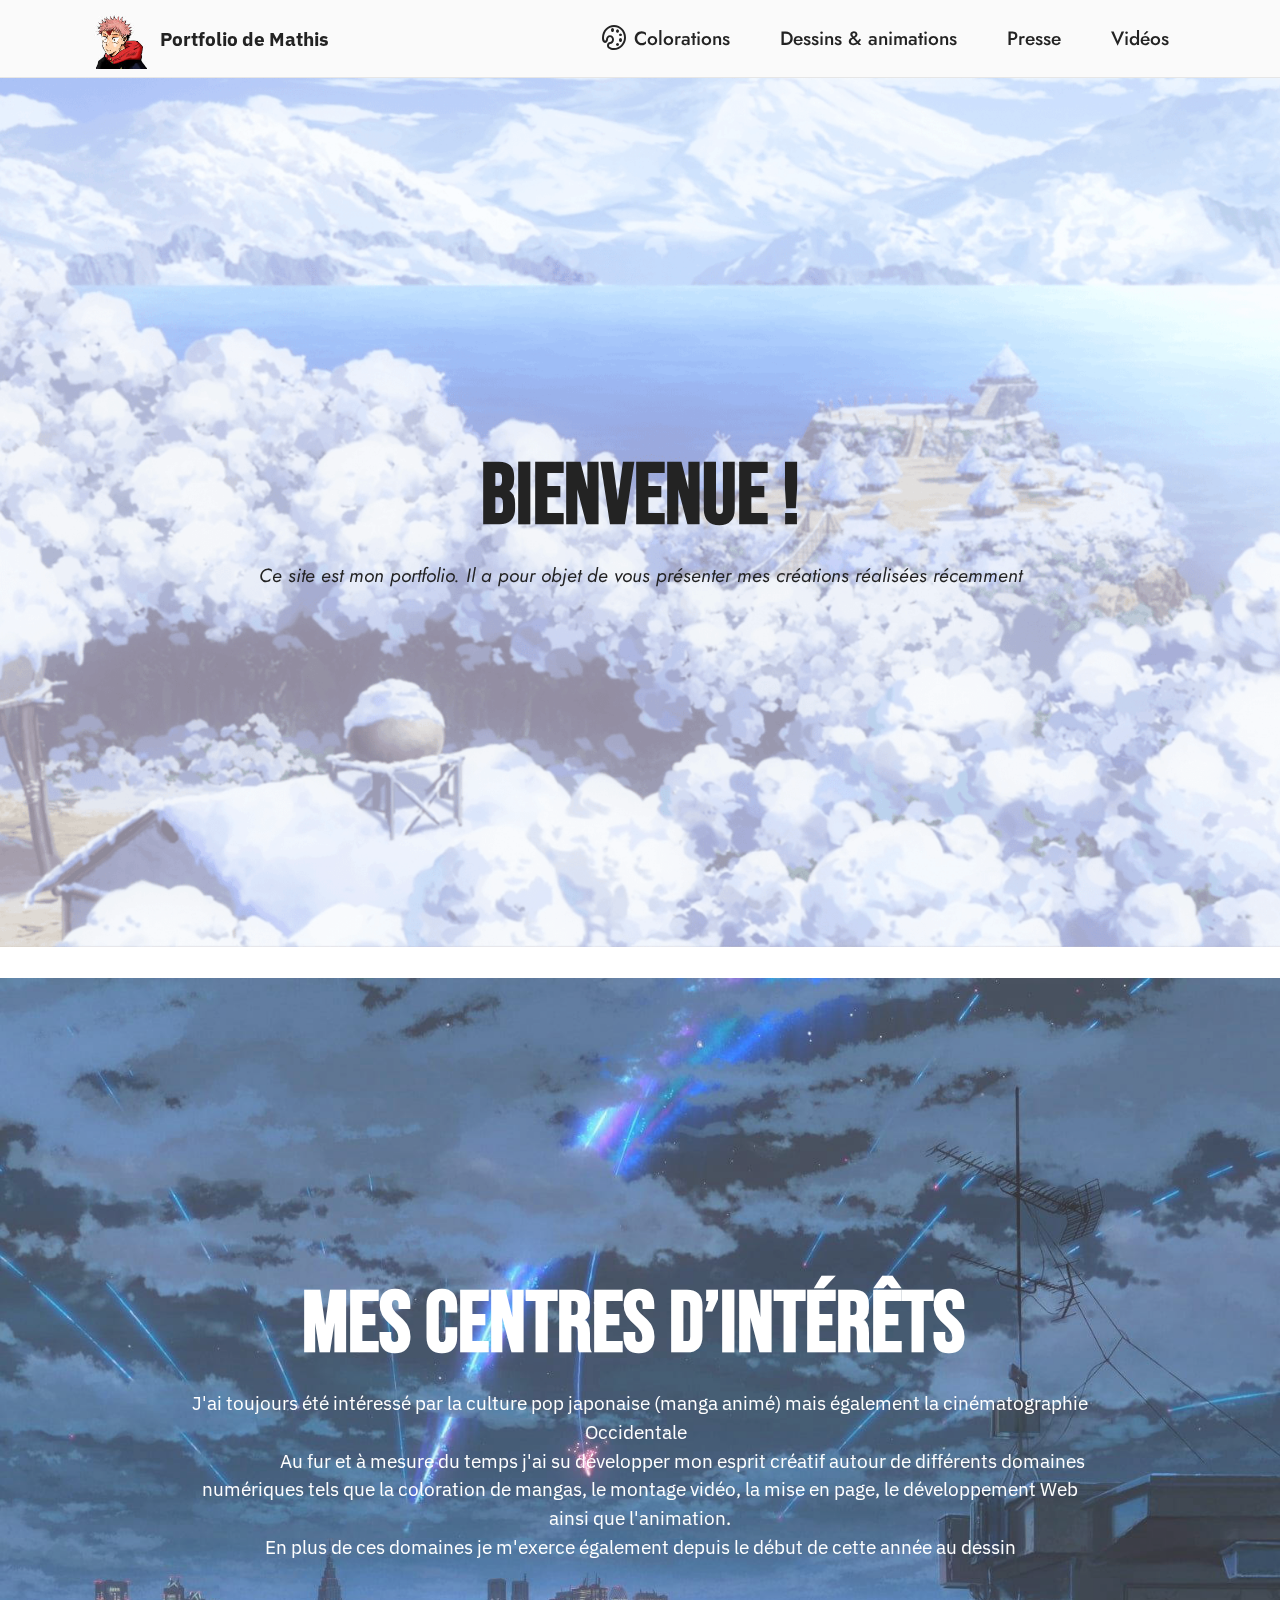
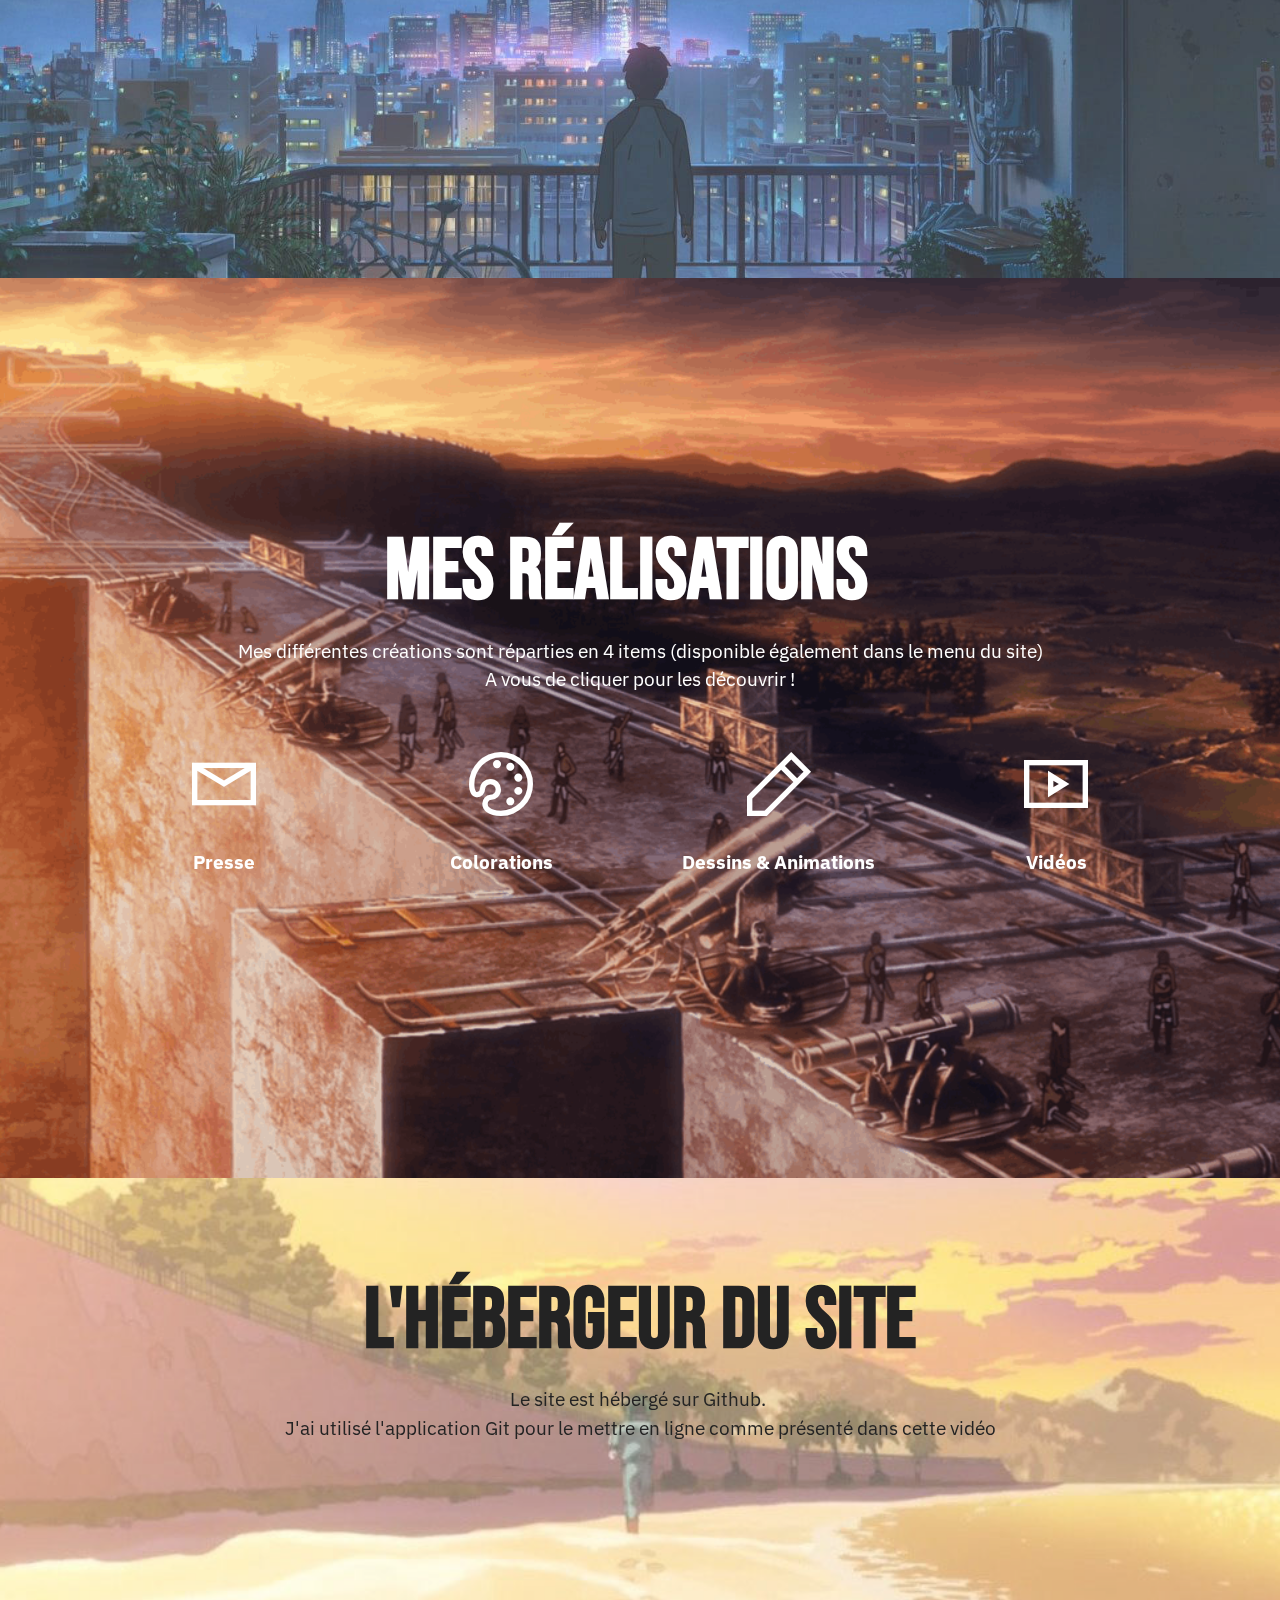
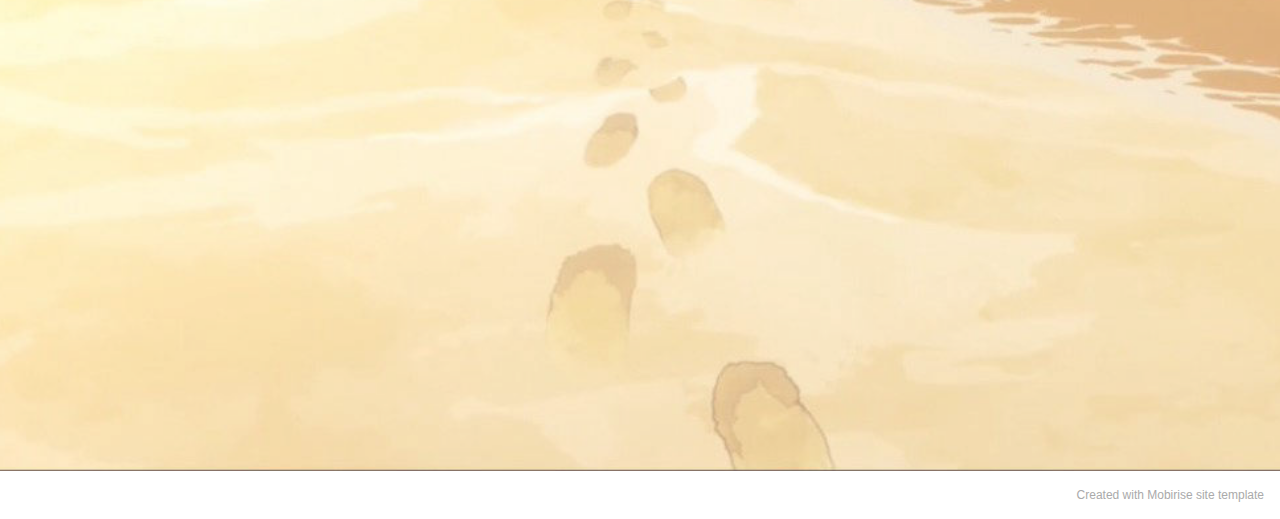
<file: index.html>
<!DOCTYPE html>
<html  >
<head>
  <!-- Site made with Mobirise Website Builder v5.2.0, https://mobirise.com -->
  <meta charset="UTF-8">
  <meta http-equiv="X-UA-Compatible" content="IE=edge">
  <meta name="generator" content="Mobirise v5.2.0, mobirise.com">
  <meta name="viewport" content="width=device-width, initial-scale=1, minimum-scale=1">
  <link rel="shortcut icon" href="assets/images/photo-de-profil-mathis-fb-121x121.jpg" type="image/x-icon">
  <meta name="description" content="">
  
  
  <title>Home</title>
  <link rel="stylesheet" href="assets/web/assets/mobirise-icons2/mobirise2.css">
  <link rel="stylesheet" href="assets/tether/tether.min.css">
  <link rel="stylesheet" href="assets/bootstrap/css/bootstrap.min.css">
  <link rel="stylesheet" href="assets/bootstrap/css/bootstrap-grid.min.css">
  <link rel="stylesheet" href="assets/bootstrap/css/bootstrap-reboot.min.css">
  <link rel="stylesheet" href="assets/dropdown/css/style.css">
  <link rel="stylesheet" href="assets/socicon/css/styles.css">
  <link rel="stylesheet" href="assets/theme/css/style.css">
  <link rel="preload" as="style" href="assets/mobirise/css/mbr-additional.css"><link rel="stylesheet" href="assets/mobirise/css/mbr-additional.css" type="text/css">
  
  
  
  
</head>
<body>
  
  <section class="menu cid-s48OLK6784" once="menu" id="menu1-h">
    
    <nav class="navbar navbar-dropdown navbar-expand-lg">
        <div class="container">
            <div class="navbar-brand">
                <span class="navbar-logo">
                    <a href="index.html">
                        <img src="assets/images/photo-de-profil-mathis-fb-121x121.jpg" alt="Mobirise" style="height: 3.8rem;">
                    </a>
                </span>
                <span class="navbar-caption-wrap"><a class="navbar-caption text-black text-primary display-7" href="index.html">Portfolio de Mathis</a></span>
            </div>
            <button class="navbar-toggler" type="button" data-toggle="collapse" data-target="#navbarSupportedContent" aria-controls="navbarNavAltMarkup" aria-expanded="false" aria-label="Toggle navigation">
                <div class="hamburger">
                    <span></span>
                    <span></span>
                    <span></span>
                    <span></span>
                </div>
            </button>
            <div class="collapse navbar-collapse" id="navbarSupportedContent">
                <ul class="navbar-nav nav-dropdown nav-right" data-app-modern-menu="true"><li class="nav-item"><a class="nav-link link text-black text-primary display-4" href="colorations.html"><span class="mobi-mbri mobi-mbri-change-style mbr-iconfont mbr-iconfont-btn"></span>Colorations</a></li><li class="nav-item"><a class="nav-link link text-black text-primary display-4" href="Dessins.html">Dessins &amp; animations</a></li><li class="nav-item"><a class="nav-link link text-black text-primary display-4" href="Articles.html">Presse<br></a></li><li class="nav-item"><a class="nav-link link text-black text-primary display-4" href="Vidéos.html">Vidéos<br></a></li></ul>
                
                
            </div>
        </div>
    </nav>

</section>

<section class="header1 cid-s48MCQYojq mbr-fullscreen mbr-parallax-background" id="header1-f">

    

    <div class="mbr-overlay" style="opacity: 0.4; background-color: rgb(255, 255, 255);"></div>

    <div class="align-center container">
        <div class="row justify-content-center">
            <div class="col-12 col-lg-12">
                <h1 class="mbr-section-title mbr-fonts-style mb-3 display-1"><strong>Bienvenue !</strong></h1>
                
                <p class="mbr-text mbr-fonts-style display-4"><em>Ce site est mon portfolio. Il a pour objet de vous présenter mes créations réalisées récemment</em></p>
                
            </div>
        </div>
    </div>
</section>

<section class="header6 cid-stOEtj8tiI mbr-fullscreen" id="header6-2m">

    

    <div class="mbr-overlay" style="opacity: 0.2; background-color: rgb(250, 250, 250);"></div>

    <div class="align-center container">
        <div class="row justify-content-center">
            <div class="col-12 col-lg-10">
                <h1 class="mbr-section-title mbr-fonts-style mbr-white mb-3 display-1"><strong>Mes centres d’intérêts&nbsp;</strong></h1>
                
                <p class="mbr-text mbr-white mbr-fonts-style display-7">J'ai toujours été intéressé par la culture pop japonaise (manga animé) mais également la cinématographie Occidentale&nbsp;&nbsp;<br>&nbsp; &nbsp; &nbsp; &nbsp; &nbsp; &nbsp; &nbsp; &nbsp; &nbsp; &nbsp; &nbsp;Au fur et à mesure du temps j'ai su développer mon esprit créatif autour de différents domaines numériques tels que la coloration de mangas, le montage vidéo, la mise en page, le développement Web ainsi que l'animation. <br>En plus de ces domaines je m'exerce également depuis le début de cette année au dessin</p>
                
            </div>
        </div>
    </div>
</section>

<section class="header19 cid-stOJM74Nqx mbr-fullscreen" id="header19-2o">

    

    

    <div class="container">
        <div class="media-container">
            <div class="col-md-12 align-center">
                <h1 class="mbr-section-title mbr-white mbr-bold mbr-fonts-style mb-3 display-1">MES RÉALISATIONS&nbsp;&nbsp;</h1>
                <p class="mbr-text mbr-white mbr-fonts-style display-7">Mes différentes créations sont réparties en 4 items&nbsp;(disponible également dans le menu du site)<br>A vous de cliquer pour les découvrir !</p>
                

                <div class="row justify-content-center">
                    <div class="col-12 col-md-6 col-lg-3">
                        <div class="card-wrapper">
                            <div class="card-box align-center">
                                <a href="Articles.html"><span class="mbr-iconfont mobi-mbri-letter mobi-mbri"></span></a>
                                <h4 class="card-title align-center mbr-black mbr-fonts-style display-7"><strong>Presse</strong></h4>
                            </div>
                        </div>
                    </div>
                    <div class="col-12 col-md-6 col-lg-3">
                        <div class="card-wrapper">
                            <div class="card-box align-center">
                                <a href="colorations.html"><span class="mbr-iconfont mobi-mbri-change-style mobi-mbri"></span></a>
                                <h4 class="card-title align-center mbr-black mbr-fonts-style display-7">
                                    <strong>Colorations</strong></h4>
                            </div>
                        </div>
                    </div>
                    <div class="col-12 col-md-6 col-lg-3">
                        <div class="card-wrapper">
                            <div class="card-box align-center">
                                <a href="Dessins.html"><span class="mbr-iconfont mobi-mbri-edit-2 mobi-mbri"></span></a>
                                <h4 class="card-title align-center mbr-black mbr-fonts-style display-7">
                                    <strong>Dessins &amp; Animations</strong></h4>
                            </div>
                        </div>
                    </div>
                    <div class="col-12 col-md-6 col-lg-3">
                        <div class="card-wrapper">
                            <div class="card-box align-center">
                                <a href="Vidéos.html"><span class="mbr-iconfont mobi-mbri-video-play mobi-mbri"></span></a>
                                <h4 class="card-title align-center mbr-black mbr-fonts-style display-7">
                                    <strong>Vidéos</strong></h4>
                            </div>
                        </div>
                    </div>
                </div>
            </div>
        </div>
    </div>
</section>

<section class="header16 cid-stOLz3Ko95" id="header16-2p">

    

    <div class="mbr-overlay" style="opacity: 0.4; background-color: rgb(255, 255, 255);"></div>

    <div class="container">
        <div class="row justify-content-center">
            <div class="col-12 col-lg-10">
                <h1 class="mbr-section-title mbr-fonts-style mb-3 display-1"><strong>L'hébergeur du site</strong></h1>
                <p class="mbr-text mbr-fonts-style display-7">
                    Le site est hébergé sur Github.&nbsp;<br>J'ai utilisé l'application Git pour le mettre en ligne comme présenté dans cette vidéo</p>
                
                <div class="video-wrapper mt-4"><iframe class="mbr-embedded-video" src="https://www.youtube.com/embed/8M4_1uyyfow?rel=0&amp;amp;showinfo=0&amp;autoplay=0&amp;loop=0" width="1280" height="720" frameborder="0" allowfullscreen></iframe></div>
            </div>
        </div>
    </div>
</section><section style="background-color: #fff; font-family: -apple-system, BlinkMacSystemFont, 'Segoe UI', 'Roboto', 'Helvetica Neue', Arial, sans-serif; color:#aaa; font-size:12px; padding: 0; align-items: center; display: flex;"><a href="https://mobirise.site/u" style="flex: 1 1; height: 3rem; padding-left: 1rem;"></a><p style="flex: 0 0 auto; margin:0; padding-right:1rem;"><a href="https://mobirise.site/t" style="color:#aaa;">Created</a> with Mobirise site template</p></section><script src="assets/web/assets/jquery/jquery.min.js"></script>  <script src="assets/popper/popper.min.js"></script>  <script src="assets/tether/tether.min.js"></script>  <script src="assets/bootstrap/js/bootstrap.min.js"></script>  <script src="assets/smoothscroll/smooth-scroll.js"></script>  <script src="assets/parallax/jarallax.min.js"></script>  <script src="assets/dropdown/js/nav-dropdown.js"></script>  <script src="assets/dropdown/js/navbar-dropdown.js"></script>  <script src="assets/touchswipe/jquery.touch-swipe.min.js"></script>  <script src="assets/vimeoplayer/jquery.mb.vimeo_player.js"></script>  <script src="assets/playervimeo/vimeo_player.js"></script>  <script src="assets/theme/js/script.js"></script>  
  
  
</body>
</html>
</file>
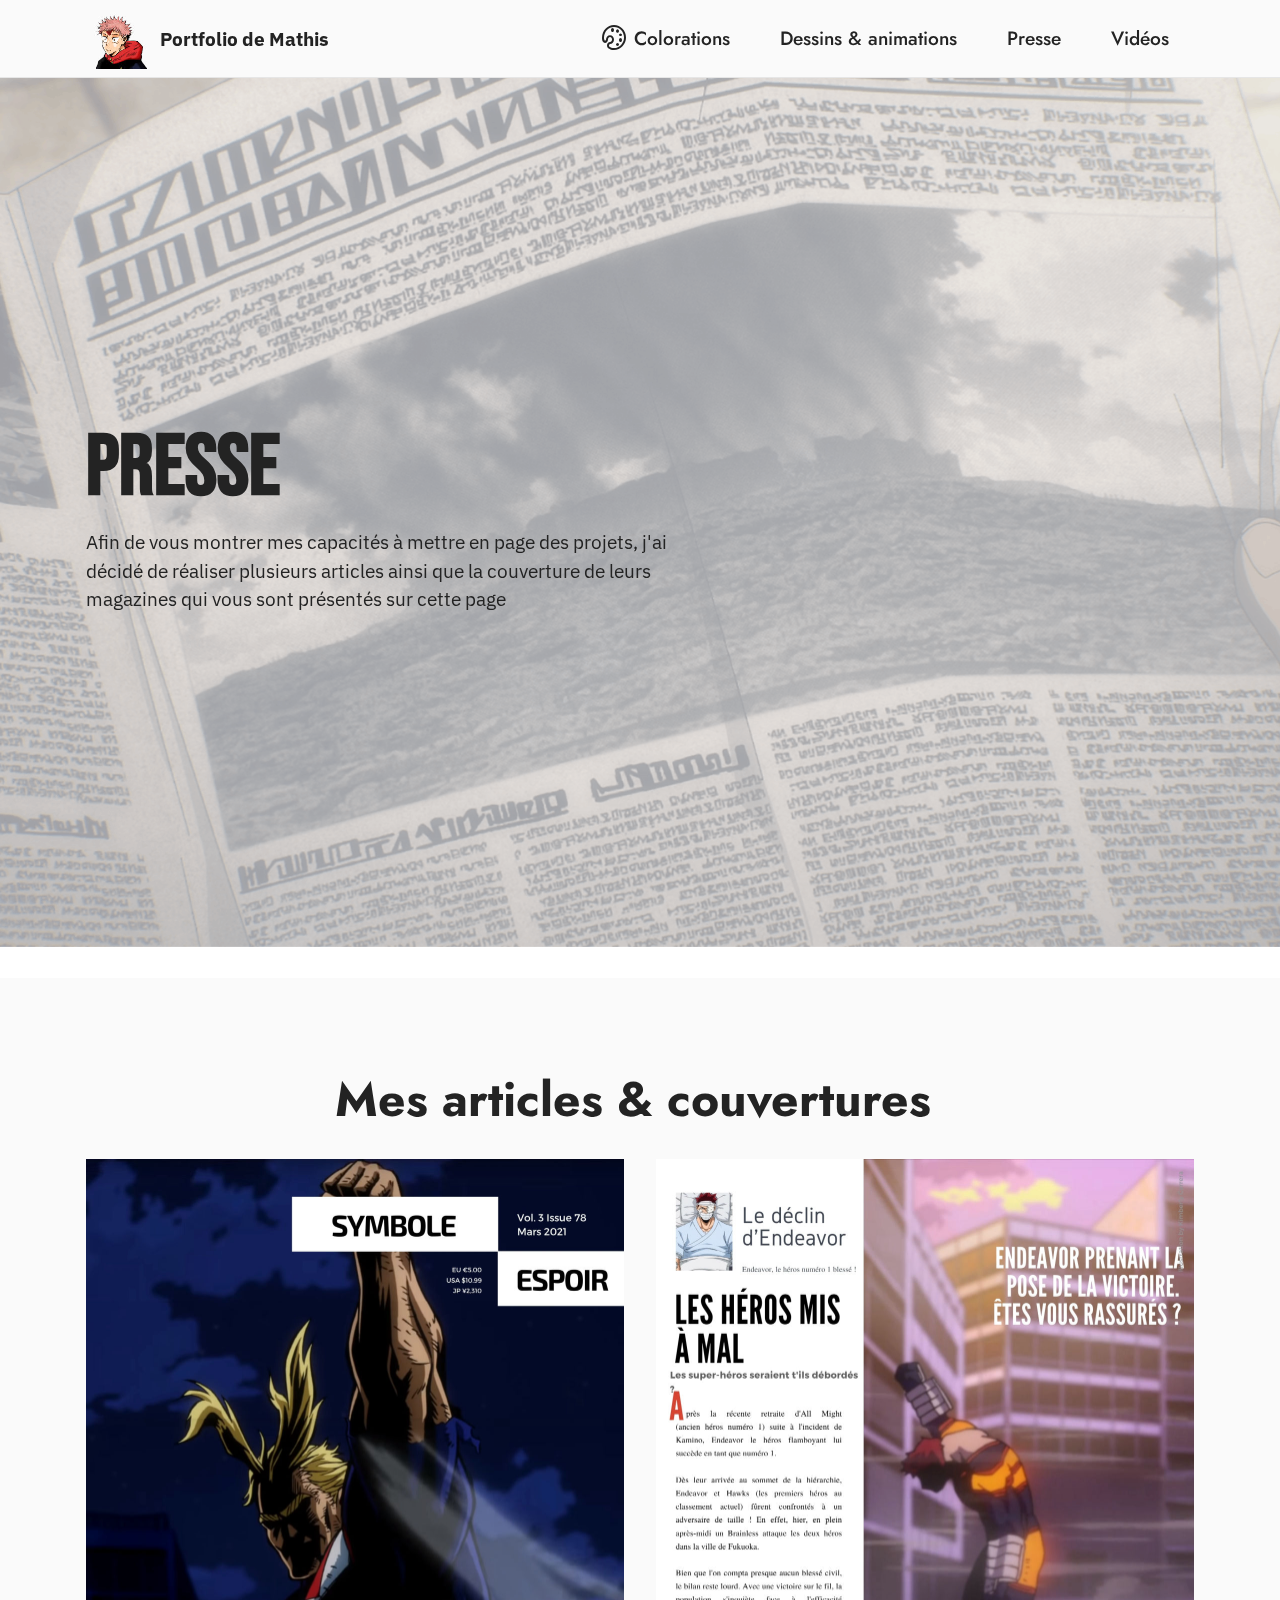
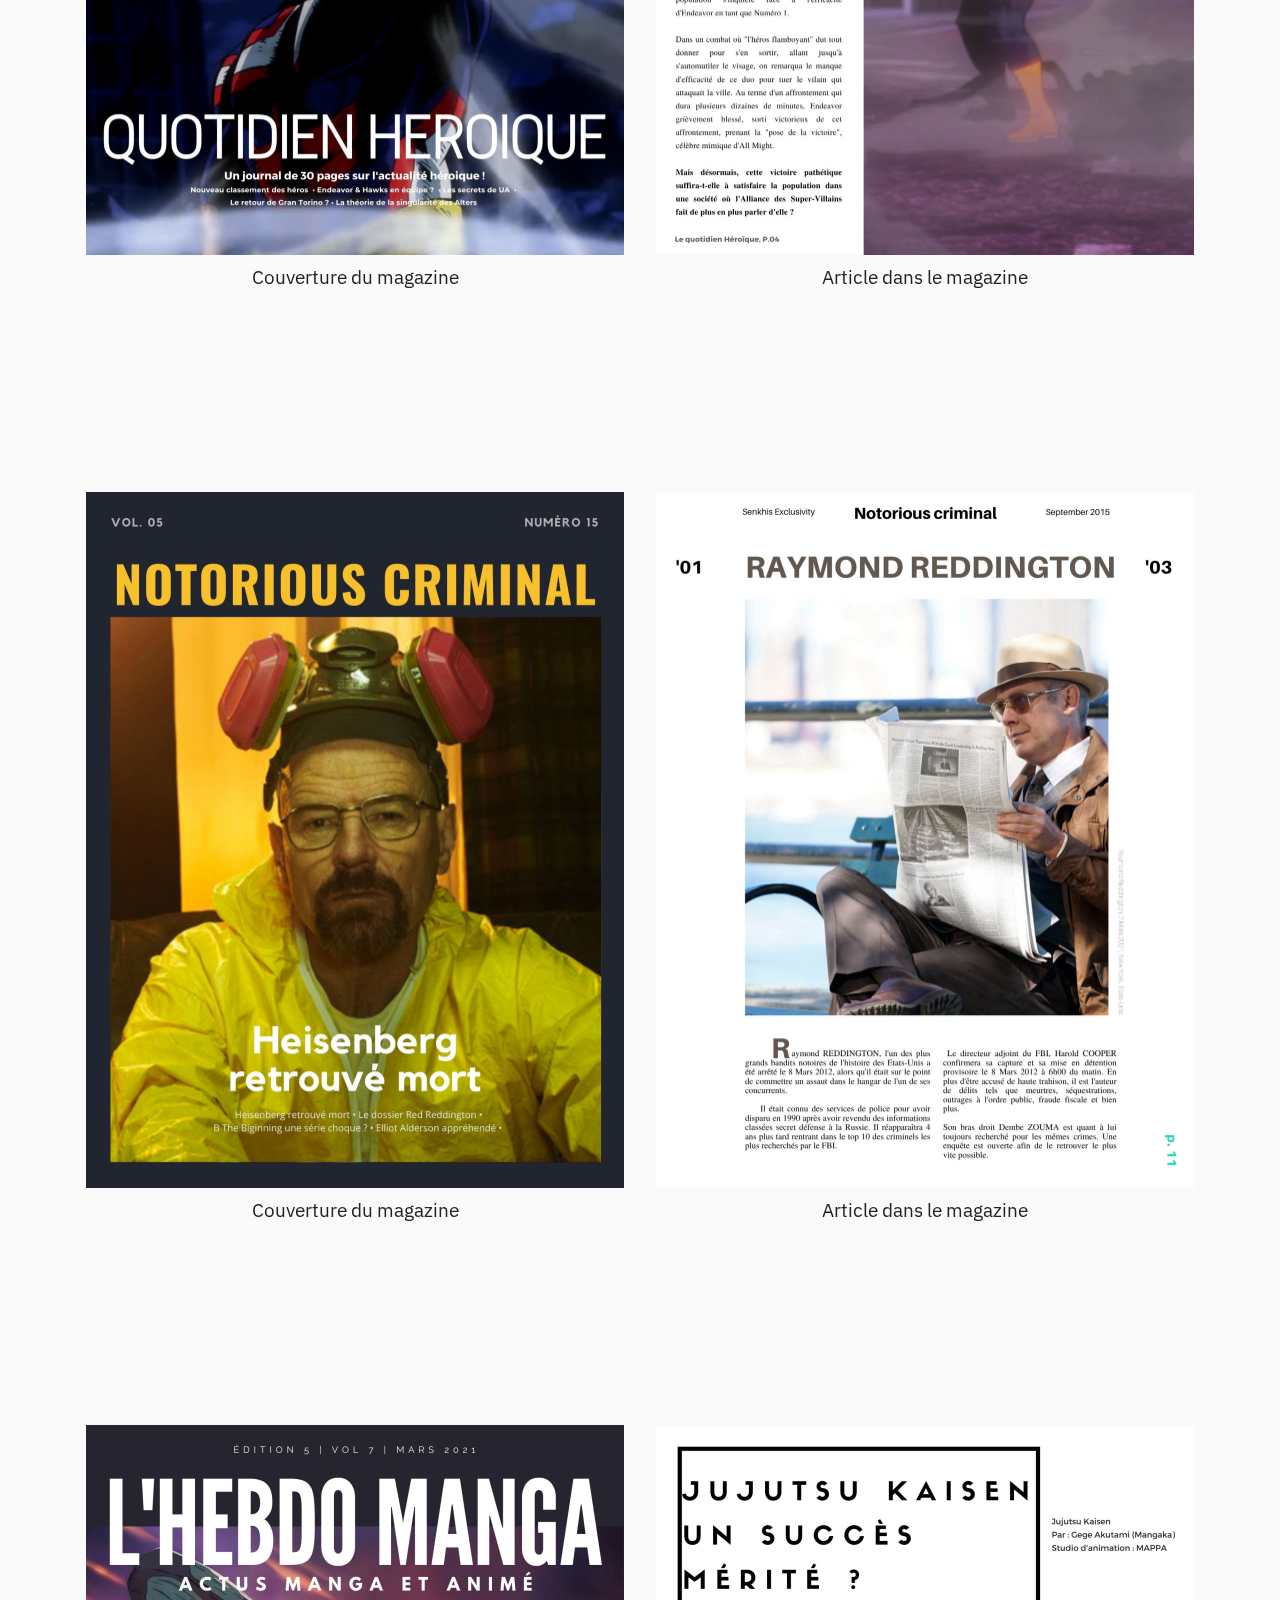
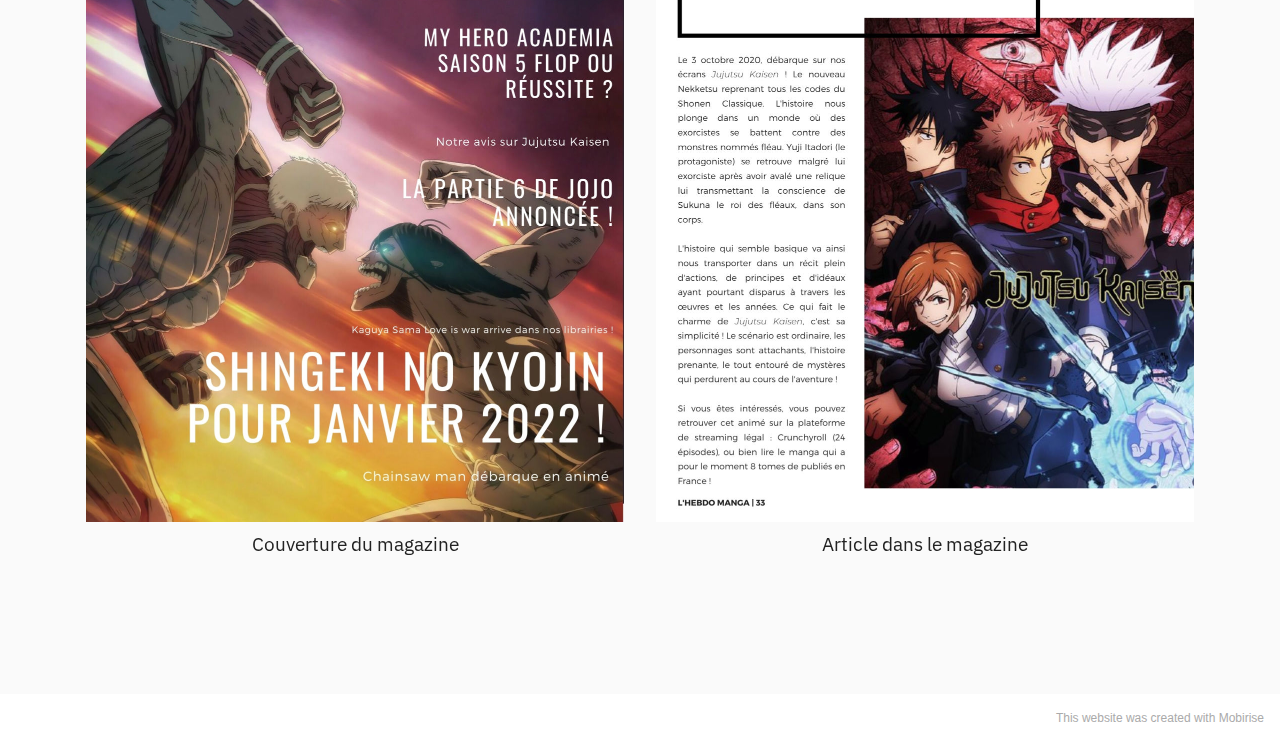
<file: Articles.html>
<!DOCTYPE html>
<html  >
<head>
  <!-- Site made with Mobirise Website Builder v5.2.0, https://mobirise.com -->
  <meta charset="UTF-8">
  <meta http-equiv="X-UA-Compatible" content="IE=edge">
  <meta name="generator" content="Mobirise v5.2.0, mobirise.com">
  <meta name="viewport" content="width=device-width, initial-scale=1, minimum-scale=1">
  <link rel="shortcut icon" href="assets/images/photo-de-profil-mathis-fb-121x121.jpg" type="image/x-icon">
  <meta name="description" content="">
  
  
  <title>Articles</title>
  <link rel="stylesheet" href="assets/web/assets/mobirise-icons2/mobirise2.css">
  <link rel="stylesheet" href="assets/tether/tether.min.css">
  <link rel="stylesheet" href="assets/bootstrap/css/bootstrap.min.css">
  <link rel="stylesheet" href="assets/bootstrap/css/bootstrap-grid.min.css">
  <link rel="stylesheet" href="assets/bootstrap/css/bootstrap-reboot.min.css">
  <link rel="stylesheet" href="assets/dropdown/css/style.css">
  <link rel="stylesheet" href="assets/socicon/css/styles.css">
  <link rel="stylesheet" href="assets/theme/css/style.css">
  <link rel="preload" as="style" href="assets/mobirise/css/mbr-additional.css"><link rel="stylesheet" href="assets/mobirise/css/mbr-additional.css" type="text/css">
  
  
  
  
</head>
<body>
  
  <section class="menu cid-s48OLK6784" once="menu" id="menu1-2b">
    
    <nav class="navbar navbar-dropdown navbar-expand-lg">
        <div class="container">
            <div class="navbar-brand">
                <span class="navbar-logo">
                    <a href="index.html">
                        <img src="assets/images/photo-de-profil-mathis-fb-121x121.jpg" alt="Mobirise" style="height: 3.8rem;">
                    </a>
                </span>
                <span class="navbar-caption-wrap"><a class="navbar-caption text-black text-primary display-7" href="index.html">Portfolio de Mathis</a></span>
            </div>
            <button class="navbar-toggler" type="button" data-toggle="collapse" data-target="#navbarSupportedContent" aria-controls="navbarNavAltMarkup" aria-expanded="false" aria-label="Toggle navigation">
                <div class="hamburger">
                    <span></span>
                    <span></span>
                    <span></span>
                    <span></span>
                </div>
            </button>
            <div class="collapse navbar-collapse" id="navbarSupportedContent">
                <ul class="navbar-nav nav-dropdown nav-right" data-app-modern-menu="true"><li class="nav-item"><a class="nav-link link text-black text-primary display-4" href="colorations.html"><span class="mobi-mbri mobi-mbri-change-style mbr-iconfont mbr-iconfont-btn"></span>Colorations</a></li><li class="nav-item"><a class="nav-link link text-black text-primary display-4" href="Dessins.html">Dessins &amp; animations</a></li><li class="nav-item"><a class="nav-link link text-black text-primary display-4" href="Articles.html">Presse<br></a></li><li class="nav-item"><a class="nav-link link text-black text-primary display-4" href="Vidéos.html">Vidéos<br></a></li></ul>
                
                
            </div>
        </div>
    </nav>

</section>

<section class="header2 cid-stDlNdfKb7 mbr-fullscreen mbr-parallax-background" id="header2-2c">

    

    <div class="mbr-overlay" style="opacity: 0.6; background-color: rgb(255, 255, 255);"></div>

    <div class="container">
        <div class="row">
            <div class="col-12 col-lg-7">
                <h1 class="mbr-section-title mbr-fonts-style mb-3 display-1"><p><strong>Presse</strong>&nbsp;&nbsp;&nbsp;&nbsp;</p></h1>
                
                <p class="mbr-text mbr-fonts-style display-7">Afin de vous montrer mes capacités à mettre en page des projets, j'ai décidé de réaliser plusieurs articles ainsi que la couverture de leurs magazines qui vous sont présentés sur cette page</p>
                
            </div>
        </div>
    </div>
</section>

<section class="gallery5 mbr-gallery cid-stFjFSpcTh" id="gallery5-2g">
    

    

    <div class="container">
        <div class="mbr-section-head">
            <h3 class="mbr-section-title mbr-fonts-style align-center m-0 display-2"><strong>Mes articles &amp; couvertures&nbsp;</strong></h3>
            
        </div>
        <div class="row mbr-gallery mt-4">
            <div class="col-12 col-md-6 col-lg-6 item gallery-image">
                <div class="item-wrapper" data-toggle="modal" data-target="#t4FzCgE993-modal">
                    <img class="w-100" src="assets/images/all-might-couv-1076x1393.jpg" alt="" data-slide-to="0" data-target="#lb-t4FzCgE993">
                    <div class="icon-wrapper">
                        <span class="mobi-mbri mobi-mbri-search mbr-iconfont mbr-iconfont-btn"></span>
                    </div>
                </div>
                <h6 class="mbr-item-subtitle mbr-fonts-style align-center mb-2 mt-2 display-7">Couverture du magazine</h6>
            </div>
            <div class="col-12 col-md-6 col-lg-6 item gallery-image">
                <div class="item-wrapper" data-toggle="modal" data-target="#t4FzCgE993-modal">
                    <img class="w-100" src="assets/images/endeavor-pose-1076x1393.jpg" alt="" data-slide-to="1" data-target="#lb-t4FzCgE993">
                    <div class="icon-wrapper">
                        <span class="mobi-mbri mobi-mbri-search mbr-iconfont mbr-iconfont-btn"></span>
                    </div>
                </div>
                <h6 class="mbr-item-subtitle mbr-fonts-style align-center mb-2 mt-2 display-7">Article dans le magazine</h6>
            </div>
            
            
        </div>

        <div class="modal mbr-slider" tabindex="-1" role="dialog" aria-hidden="true" id="t4FzCgE993-modal">
            <div class="modal-dialog" role="document">
                <div class="modal-content">
                    <div class="modal-body">
                        <div class="carousel slide" id="lb-t4FzCgE993" data-interval="5000">
                            <div class="carousel-inner">
                                <div class="carousel-item active">
                                    <img class="d-block w-100" src="assets/images/all-might-couv-1076x1393.jpg" alt="">
                                </div>
                                <div class="carousel-item">
                                    <img class="d-block w-100" src="assets/images/endeavor-pose-1076x1393.jpg" alt="">
                                </div>
                                
                                
                            </div>
                            <ol class="carousel-indicators">
                                <li data-slide-to="0" class="active" data-target="#lb-t4FzCgE993"></li>
                                <li data-slide-to="1" data-target="#lb-t4FzCgE993"></li>
                                
                                
                            </ol>
                            <a role="button" href="" class="close" data-dismiss="modal" aria-label="Close">
                            </a>
                            <a class="carousel-control-prev carousel-control" role="button" data-slide="prev" href="#lb-t4FzCgE993">
                                <span class="mobi-mbri mobi-mbri-arrow-prev" aria-hidden="true"></span>
                                <span class="sr-only">Previous</span>
                            </a>
                            <a class="carousel-control-next carousel-control" role="button" data-slide="next" href="#lb-t4FzCgE993">
                                <span class="mobi-mbri mobi-mbri-arrow-next" aria-hidden="true"></span>
                                <span class="sr-only">Next</span>
                            </a>
                        </div>
                    </div>
                </div>
            </div>
        </div>
    </div>
</section>

<section class="gallery5 mbr-gallery cid-stHS6LAEF6" id="gallery5-2h">
    

    

    <div class="container">
        
        <div class="row mbr-gallery mt-4">
            <div class="col-12 col-md-6 col-lg-6 item gallery-image">
                <div class="item-wrapper" data-toggle="modal" data-target="#t4FzChn9GB-modal">
                    <img class="w-100" src="assets/images/ww-couv-1076x1393.jpg" alt="" data-slide-to="0" data-target="#lb-t4FzChn9GB">
                    <div class="icon-wrapper">
                        <span class="mobi-mbri mobi-mbri-search mbr-iconfont mbr-iconfont-btn"></span>
                    </div>
                </div>
                <h6 class="mbr-item-subtitle mbr-fonts-style align-center mb-2 mt-2 display-7">Couverture du magazine</h6>
            </div>
            <div class="col-12 col-md-6 col-lg-6 item gallery-image">
                <div class="item-wrapper" data-toggle="modal" data-target="#t4FzChn9GB-modal">
                    <img class="w-100" src="assets/images/red-1076x1393.jpg" alt="" data-slide-to="1" data-target="#lb-t4FzChn9GB">
                    <div class="icon-wrapper">
                        <span class="mobi-mbri mobi-mbri-search mbr-iconfont mbr-iconfont-btn"></span>
                    </div>
                </div>
                <h6 class="mbr-item-subtitle mbr-fonts-style align-center mb-2 mt-2 display-7">Article dans le magazine</h6>
            </div>
            
            
        </div>

        <div class="modal mbr-slider" tabindex="-1" role="dialog" aria-hidden="true" id="t4FzChn9GB-modal">
            <div class="modal-dialog" role="document">
                <div class="modal-content">
                    <div class="modal-body">
                        <div class="carousel slide" id="lb-t4FzChn9GB" data-interval="5000">
                            <div class="carousel-inner">
                                <div class="carousel-item active">
                                    <img class="d-block w-100" src="assets/images/ww-couv-1076x1393.jpg" alt="">
                                </div>
                                <div class="carousel-item">
                                    <img class="d-block w-100" src="assets/images/red-1076x1393.jpg" alt="">
                                </div>
                                
                                
                            </div>
                            <ol class="carousel-indicators">
                                <li data-slide-to="0" class="active" data-target="#lb-t4FzChn9GB"></li>
                                <li data-slide-to="1" data-target="#lb-t4FzChn9GB"></li>
                                
                                
                            </ol>
                            <a role="button" href="" class="close" data-dismiss="modal" aria-label="Close">
                            </a>
                            <a class="carousel-control-prev carousel-control" role="button" data-slide="prev" href="#lb-t4FzChn9GB">
                                <span class="mobi-mbri mobi-mbri-arrow-prev" aria-hidden="true"></span>
                                <span class="sr-only">Previous</span>
                            </a>
                            <a class="carousel-control-next carousel-control" role="button" data-slide="next" href="#lb-t4FzChn9GB">
                                <span class="mobi-mbri mobi-mbri-arrow-next" aria-hidden="true"></span>
                                <span class="sr-only">Next</span>
                            </a>
                        </div>
                    </div>
                </div>
            </div>
        </div>
    </div>
</section>

<section class="gallery5 mbr-gallery cid-stKUFmDlcU" id="gallery5-2i">
    

    

    <div class="container">
        
        <div class="row mbr-gallery mt-4">
            <div class="col-12 col-md-6 col-lg-6 item gallery-image">
                <div class="item-wrapper" data-toggle="modal" data-target="#t4FzChVvvl-modal">
                    <img class="w-100" src="assets/images/couverture-snk2-1076x1393.jpg" alt="" data-slide-to="0" data-target="#lb-t4FzChVvvl">
                    <div class="icon-wrapper">
                        <span class="mobi-mbri mobi-mbri-search mbr-iconfont mbr-iconfont-btn"></span>
                    </div>
                </div>
                <h6 class="mbr-item-subtitle mbr-fonts-style align-center mb-2 mt-2 display-7">Couverture du magazine</h6>
            </div>
            
            <div class="col-12 col-md-6 col-lg-6 item gallery-image">
                <div class="item-wrapper" data-toggle="modal" data-target="#t4FzChVvvl-modal">
                    <img class="w-100" src="assets/images/jjk-article-cool-1076x1393.jpg" alt="" data-slide-to="1" data-target="#lb-t4FzChVvvl">
                    <div class="icon-wrapper">
                        <span class="mobi-mbri mobi-mbri-search mbr-iconfont mbr-iconfont-btn"></span>
                    </div>
                </div>
                <h6 class="mbr-item-subtitle mbr-fonts-style align-center mb-2 mt-2 display-7">Article dans le magazine</h6>
            </div>
            
        </div>

        <div class="modal mbr-slider" tabindex="-1" role="dialog" aria-hidden="true" id="t4FzChVvvl-modal">
            <div class="modal-dialog" role="document">
                <div class="modal-content">
                    <div class="modal-body">
                        <div class="carousel slide" id="lb-t4FzChVvvl" data-interval="5000">
                            <div class="carousel-inner">
                                <div class="carousel-item active">
                                    <img class="d-block w-100" src="assets/images/couverture-snk2-1076x1393.jpg" alt="">
                                </div>
                                
                                <div class="carousel-item">
                                    <img class="d-block w-100" src="assets/images/jjk-article-cool-1076x1393.jpg" alt="">
                                </div>
                                
                            </div>
                            <ol class="carousel-indicators">
                                <li data-slide-to="0" class="active" data-target="#lb-t4FzChVvvl"></li>
                                <li data-slide-to="1" data-target="#lb-t4FzChVvvl"></li>
                                
                                
                            </ol>
                            <a role="button" href="" class="close" data-dismiss="modal" aria-label="Close">
                            </a>
                            <a class="carousel-control-prev carousel-control" role="button" data-slide="prev" href="#lb-t4FzChVvvl">
                                <span class="mobi-mbri mobi-mbri-arrow-prev" aria-hidden="true"></span>
                                <span class="sr-only">Previous</span>
                            </a>
                            <a class="carousel-control-next carousel-control" role="button" data-slide="next" href="#lb-t4FzChVvvl">
                                <span class="mobi-mbri mobi-mbri-arrow-next" aria-hidden="true"></span>
                                <span class="sr-only">Next</span>
                            </a>
                        </div>
                    </div>
                </div>
            </div>
        </div>
    </div>
</section><section style="background-color: #fff; font-family: -apple-system, BlinkMacSystemFont, 'Segoe UI', 'Roboto', 'Helvetica Neue', Arial, sans-serif; color:#aaa; font-size:12px; padding: 0; align-items: center; display: flex;"><a href="https://mobirise.site/m" style="flex: 1 1; height: 3rem; padding-left: 1rem;"></a><p style="flex: 0 0 auto; margin:0; padding-right:1rem;"><a href="https://mobirise.site/d" style="color:#aaa;">This website</a> was created with Mobirise</p></section><script src="assets/web/assets/jquery/jquery.min.js"></script>  <script src="assets/popper/popper.min.js"></script>  <script src="assets/tether/tether.min.js"></script>  <script src="assets/bootstrap/js/bootstrap.min.js"></script>  <script src="assets/smoothscroll/smooth-scroll.js"></script>  <script src="assets/dropdown/js/nav-dropdown.js"></script>  <script src="assets/dropdown/js/navbar-dropdown.js"></script>  <script src="assets/touchswipe/jquery.touch-swipe.min.js"></script>  <script src="assets/parallax/jarallax.min.js"></script>  <script src="assets/theme/js/script.js"></script>  
  
  
</body>
</html>
</file>
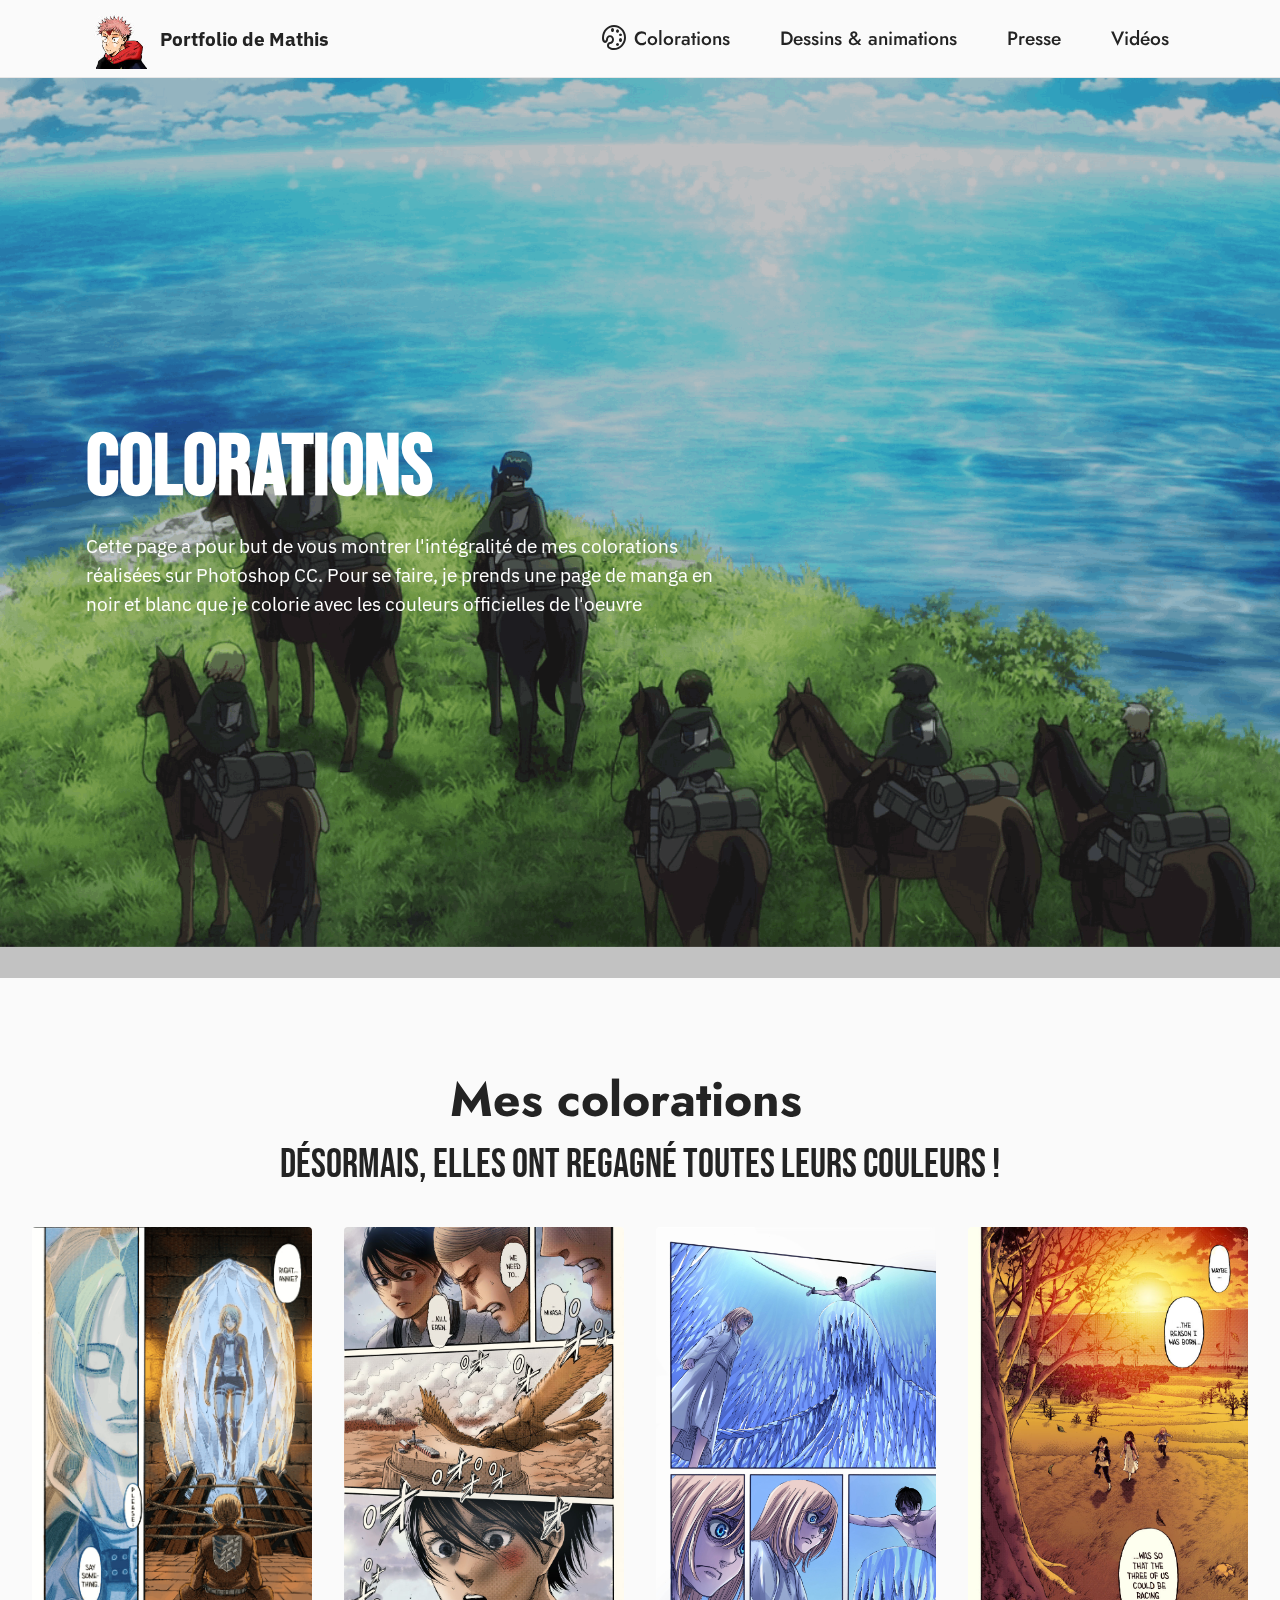
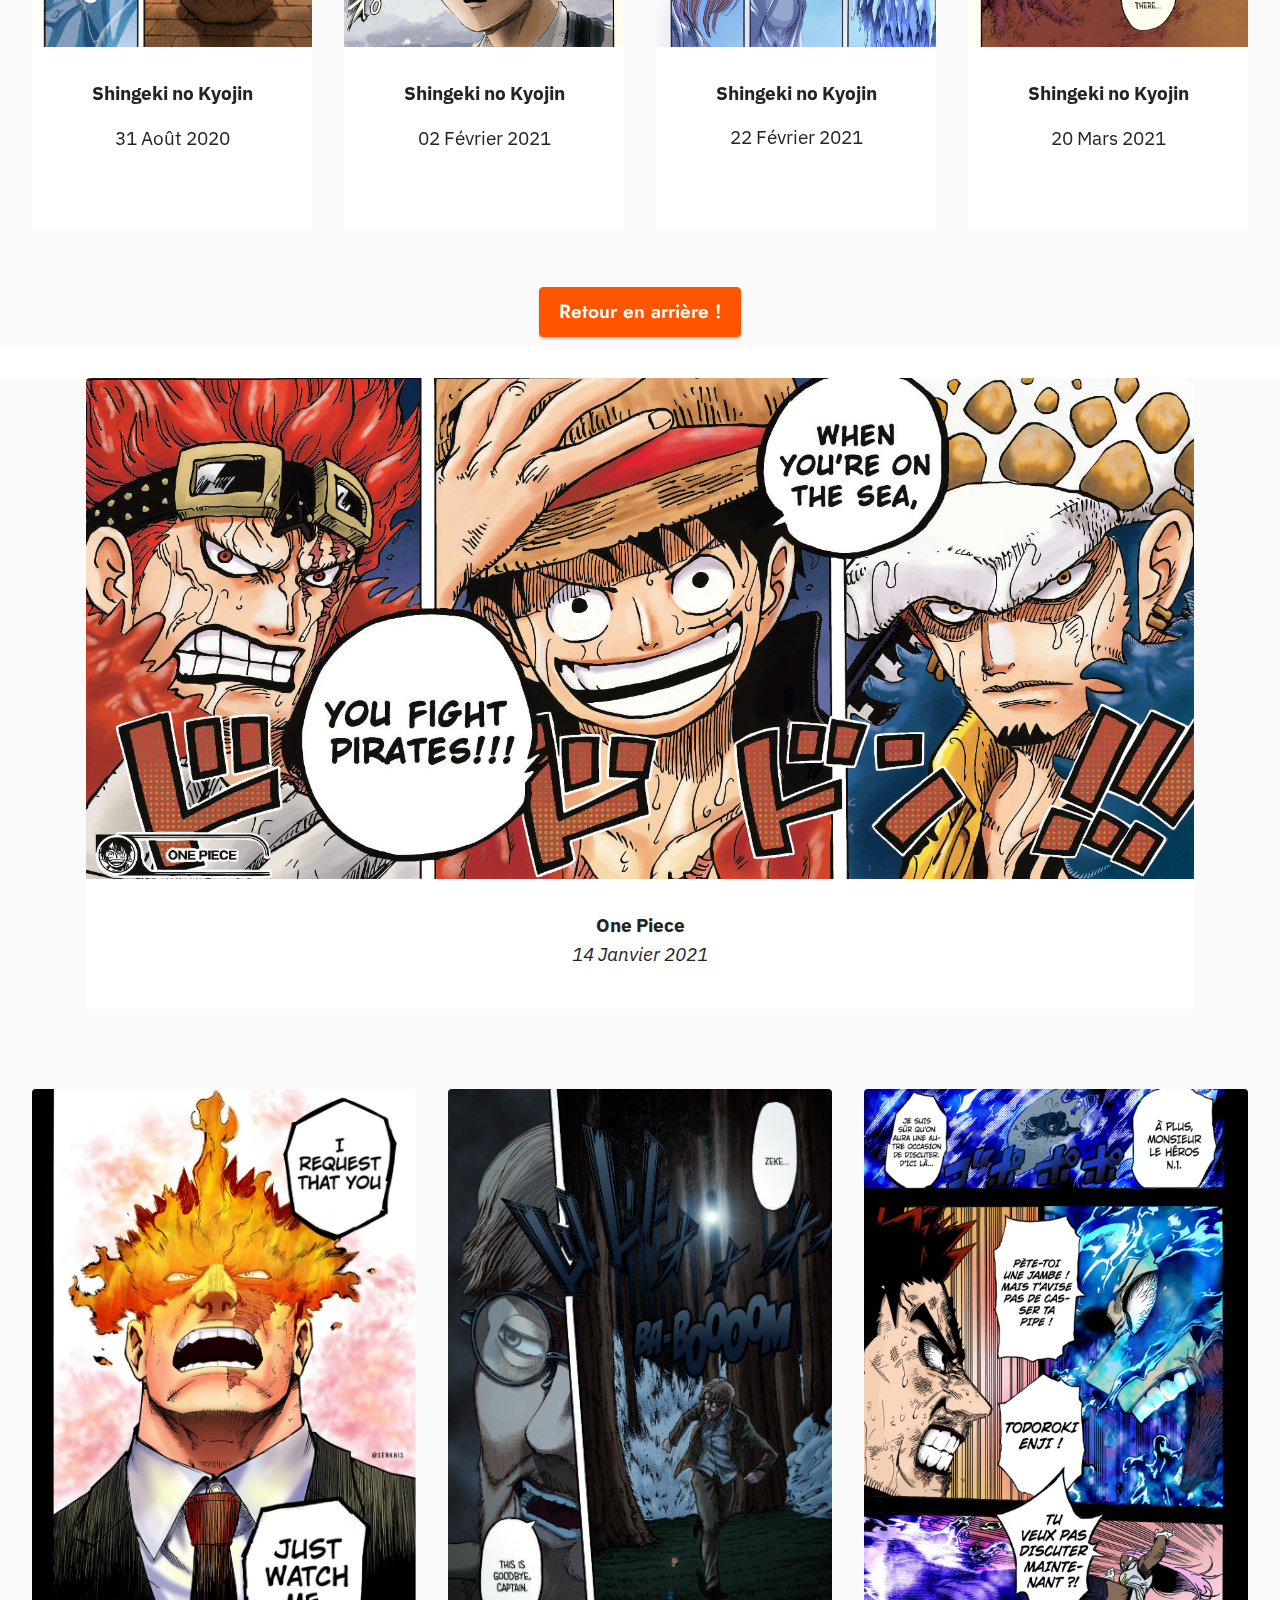
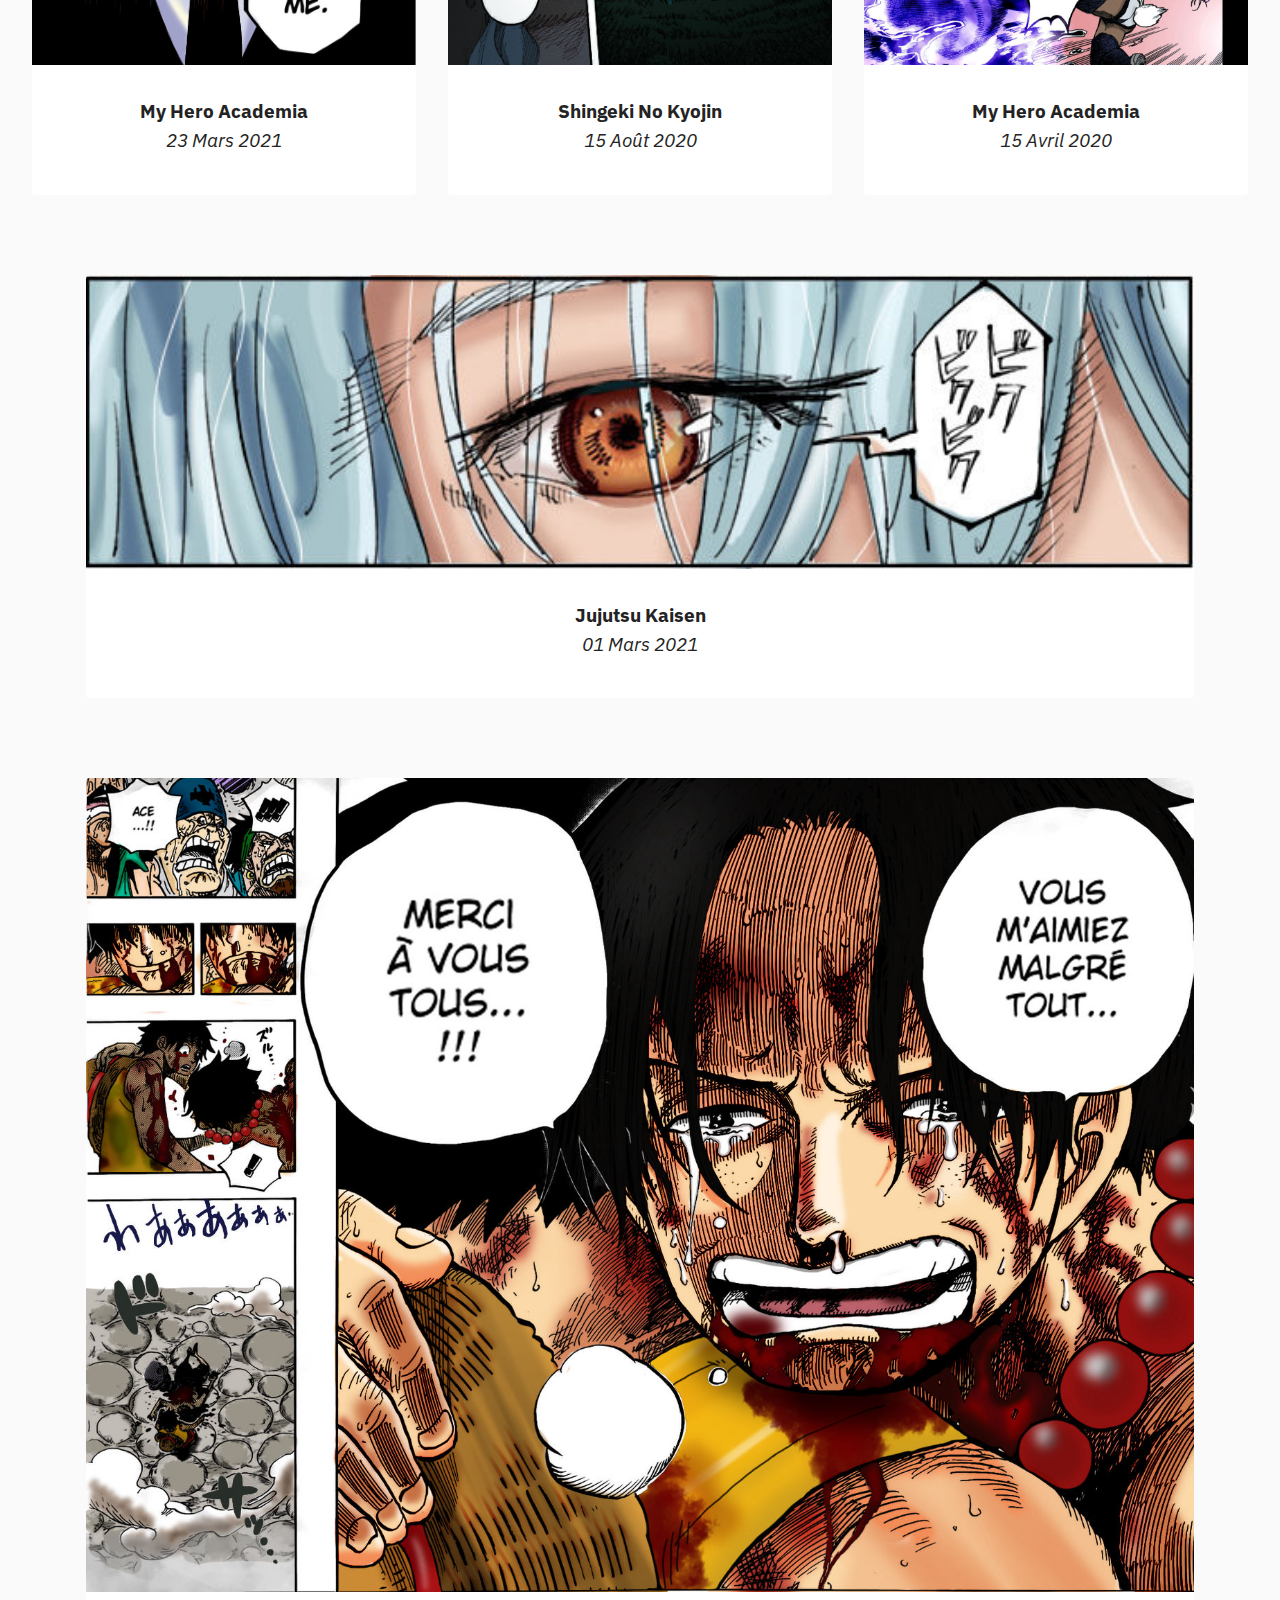
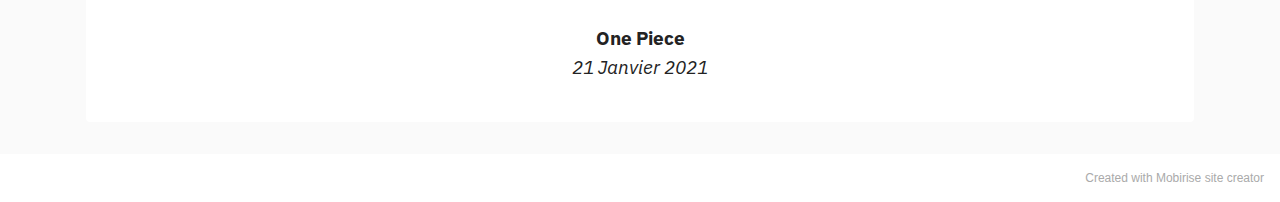
<file: colorationcouleurs.html>
<!DOCTYPE html>
<html  >
<head>
  <!-- Site made with Mobirise Website Builder v5.2.0, https://mobirise.com -->
  <meta charset="UTF-8">
  <meta http-equiv="X-UA-Compatible" content="IE=edge">
  <meta name="generator" content="Mobirise v5.2.0, mobirise.com">
  <meta name="viewport" content="width=device-width, initial-scale=1, minimum-scale=1">
  <link rel="shortcut icon" href="assets/images/photo-de-profil-mathis-fb-121x121.jpg" type="image/x-icon">
  <meta name="description" content="Cette page a pour but de vous présenter toute mes colorations
">
  
  
  <title>Colorationcouleurs</title>
  <link rel="stylesheet" href="assets/web/assets/mobirise-icons2/mobirise2.css">
  <link rel="stylesheet" href="assets/tether/tether.min.css">
  <link rel="stylesheet" href="assets/bootstrap/css/bootstrap.min.css">
  <link rel="stylesheet" href="assets/bootstrap/css/bootstrap-grid.min.css">
  <link rel="stylesheet" href="assets/bootstrap/css/bootstrap-reboot.min.css">
  <link rel="stylesheet" href="assets/dropdown/css/style.css">
  <link rel="stylesheet" href="assets/socicon/css/styles.css">
  <link rel="stylesheet" href="assets/theme/css/style.css">
  <link rel="preload" as="style" href="assets/mobirise/css/mbr-additional.css"><link rel="stylesheet" href="assets/mobirise/css/mbr-additional.css" type="text/css">
  
  
  
  
</head>
<body>
  
  <section class="menu cid-srmA0rLMvi" once="menu" id="menu1-y">
    
    <nav class="navbar navbar-dropdown navbar-expand-lg">
        <div class="container">
            <div class="navbar-brand">
                <span class="navbar-logo">
                    <a href="index.html">
                        <img src="assets/images/photo-de-profil-mathis-fb-121x121.jpg" alt="Mobirise" style="height: 3.8rem;">
                    </a>
                </span>
                <span class="navbar-caption-wrap"><a class="navbar-caption text-black text-primary display-7" href="index.html">Portfolio de Mathis</a></span>
            </div>
            <button class="navbar-toggler" type="button" data-toggle="collapse" data-target="#navbarSupportedContent" aria-controls="navbarNavAltMarkup" aria-expanded="false" aria-label="Toggle navigation">
                <div class="hamburger">
                    <span></span>
                    <span></span>
                    <span></span>
                    <span></span>
                </div>
            </button>
            <div class="collapse navbar-collapse" id="navbarSupportedContent">
                <ul class="navbar-nav nav-dropdown nav-right" data-app-modern-menu="true"><li class="nav-item"><a class="nav-link link text-black text-primary display-4" href="colorations.html"><span class="mobi-mbri mobi-mbri-change-style mbr-iconfont mbr-iconfont-btn"></span>Colorations</a></li><li class="nav-item"><a class="nav-link link text-black text-primary display-4" href="Dessins.html">Dessins &amp; animations</a></li><li class="nav-item"><a class="nav-link link text-black text-primary display-4" href="Articles.html">Presse<br></a></li><li class="nav-item"><a class="nav-link link text-black text-primary display-4" href="Vidéos.html">Vidéos<br></a></li></ul>
                
                
            </div>
        </div>
    </nav>

</section>

<section class="header2 cid-srmA0tUjBS mbr-fullscreen mbr-parallax-background" id="header2-z">

    

    <div class="mbr-overlay" style="opacity: 0.3; background-color: rgb(53, 53, 53);"></div>

    <div class="container">
        <div class="row">
            <div class="col-12 col-lg-7">
                <h1 class="mbr-section-title mbr-fonts-style mb-3 display-1"><strong>Colorations</strong></h1>
                
                <p class="mbr-text mbr-fonts-style display-7">Cette page a pour but de vous montrer l'intégralité de mes colorations<br>réalisées sur Photoshop CC. Pour se faire, je prends une page de manga en noir et blanc que je colorie avec les couleurs officielles de l'oeuvre&nbsp;</p>
                
            </div>
        </div>
    </div>
</section>

<section class="gallery3 cid-srmA0uk1C7" id="gallery3-10">
    
    
    <div class="container-fluid">
        <div class="mbr-section-head">
            <h4 class="mbr-section-title mbr-fonts-style align-center mb-0 display-2"><strong>Mes colorations&nbsp;&nbsp;</strong></h4>
            <h5 class="mbr-section-subtitle mbr-fonts-style align-center mb-0 mt-2 display-5">Désormais, elles ont regagné toutes leurs couleurs !</h5>
        </div>
        <div class="row mt-4">
            <div class="item features-image сol-12 col-md-6 col-lg-3">
                <div class="item-wrapper">
                    <div class="item-img">
                        <img src="assets/images/egxxedrxcaewzdx-617x926.png" data-slide-to="0" alt="">
                    </div>
                    <div class="item-content">
                        <h5 class="item-title mbr-fonts-style display-7"><strong>Shingeki no Kyojin</strong></h5>
                        
                        <p class="mbr-text mbr-fonts-style mt-3 display-7">31 Août 2020<br><br></p>
                    </div>
                    
                </div>
            </div>
            
            
            <div class="item features-image сol-12 col-md-6 col-lg-3">
                <div class="item-wrapper">
                    <div class="item-img">
                        <img src="assets/images/caca-prout-837x1256.jpg" alt="" data-slide-to="1">
                    </div>
                    <div class="item-content">
                        <h5 class="item-title mbr-fonts-style display-7">
                            <strong>Shingeki no Kyojin</strong></h5>
                        
                        <p class="mbr-text mbr-fonts-style mt-3 display-7">02 Février 2021<br><br></p>
                    </div>
                    
                </div>
            </div><div class="item features-image сol-12 col-md-6 col-lg-3">
                <div class="item-wrapper">
                    <div class="item-img">
                        <img src="assets/images/historia-4162x6243.jpg" alt="" data-slide-to="2">
                    </div>
                    <div class="item-content">
                        <h5 class="item-title mbr-fonts-style display-7"><strong>Shingeki no Kyojin</strong></h5>
                        
                        <p class="mbr-text mbr-fonts-style mt-3 display-7">22 Février 2021<br><br></p>
                    </div>
                    
                </div>
            </div><div class="item features-image сol-12 col-md-6 col-lg-3">
                <div class="item-wrapper">
                    <div class="item-img">
                        <img src="assets/images/caca2-837x1256.jpg" alt="" title="" data-slide-to="3">
                    </div>
                    <div class="item-content">
                        <h5 class="item-title mbr-fonts-style display-7"><strong>Shingeki no Kyojin</strong><br></h5>
                        
                        <p class="mbr-text mbr-fonts-style mt-3 display-7">20 Mars 2021<br><br></p>
                    </div>
                    
                </div>
            </div>
        </div>
    </div>
</section>

<section class="content11 cid-srmA0uXMj6" id="content11-11">
    
    <div class="container">
        <div class="row justify-content-center">
            <div class="col-md-12 col-lg-11">
                <div class="mbr-section-btn align-center"><a class="btn btn-danger display-4" href="colorations.html">Retour en arrière !</a></div>
            </div>
        </div>
    </div>
</section>

<section class="gallery3 cid-ssG3Q8Bjsn" id="gallery3-1u">
    
    
    <div class="container">
        
        <div class="row mt-4">
            <div class="item features-image сol-12 col-md-6 col-lg-12">
                <div class="item-wrapper">
                    <div class="item-img">
                        <img src="assets/images/pirates-1767x799.jpg" alt="">
                    </div>
                    <div class="item-content">
                        <h5 class="item-title mbr-fonts-style display-7">
                            <strong>One Piece</strong><br><em>14 Janvier 2021</em></h5>
                        
                        
                    </div>
                    
                </div>
            </div>
            
            
            
        </div>
    </div>
</section>

<section class="gallery3 cid-ssG2lJuY8V" id="gallery3-1t">
    
    
    <div class="container-fluid">
        
        <div class="row mt-4">
            <div class="item features-image сol-12 col-md-6 col-lg-4">
                <div class="item-wrapper">
                    <div class="item-img">
                        <img src="assets/images/endeavor-recadr-837x1256.jpg" alt="">
                    </div>
                    <div class="item-content">
                        <h5 class="item-title mbr-fonts-style display-7"><strong>My Hero Academia 
</strong><div><em>23 Mars 2021</em></div></h5>
                        
                        
                    </div>
                    
                </div>
            </div>
            <div class="item features-image сol-12 col-md-6 col-lg-4">
                <div class="item-wrapper">
                    <div class="item-img">
                        <img src="assets/images/sieg-fini-837x1255.jpg" alt="">
                    </div>
                    <div class="item-content">
                        <h5 class="item-title mbr-fonts-style display-7"><strong>Shingeki No Kyojin
</strong><div><em>15 Août 2020</em></div></h5>
                        
                        
                    </div>
                    
                </div>
            </div>
            <div class="item features-image сol-12 col-md-6 col-lg-4">
                <div class="item-wrapper">
                    <div class="item-img">
                        <img src="assets/images/dabi3-1137x1706.jpg" alt="">
                    </div>
                    <div class="item-content">
                        <h5 class="item-title mbr-fonts-style display-7"><strong>My Hero Academia</strong><br><em>15 Avril 2020</em></h5>
                        
                        
                    </div>
                    
                </div>
            </div>
            
        </div>
    </div>
</section>

<section class="gallery3 cid-ssG4jv9cCs" id="gallery3-1v">
    
    
    <div class="container">
        
        <div class="row mt-4">
            <div class="item features-image сol-12 col-md-6 col-lg-12">
                <div class="item-wrapper">
                    <div class="item-img">
                        <img src="assets/images/oeildaedazdza-671x178.jpg" alt="">
                    </div>
                    <div class="item-content">
                        <h5 class="item-title mbr-fonts-style display-7"><strong>Jujutsu Kaisen
</strong><div><em>01 Mars 2021</em></div></h5>
                        
                        
                    </div>
                    
                </div>
            </div>
            
            
            
        </div>
    </div>
</section>

<section class="gallery3 cid-ssG4UsrusJ" id="gallery3-1w">
    
    
    <div class="container">
        
        <div class="row mt-4">
            <div class="item features-image сol-12 col-md-6 col-lg-12">
                <div class="item-wrapper">
                    <div class="item-img">
                        <img src="assets/images/ace-mort-1600x1175.jpg" alt="">
                    </div>
                    <div class="item-content">
                        <h5 class="item-title mbr-fonts-style display-7"><strong>One Piece
</strong><div><em>21 Janvier 2021</em></div></h5>
                        
                        
                    </div>
                    
                </div>
            </div>
            
            
            
        </div>
    </div>
</section><section style="background-color: #fff; font-family: -apple-system, BlinkMacSystemFont, 'Segoe UI', 'Roboto', 'Helvetica Neue', Arial, sans-serif; color:#aaa; font-size:12px; padding: 0; align-items: center; display: flex;"><a href="https://mobirise.site/z" style="flex: 1 1; height: 3rem; padding-left: 1rem;"></a><p style="flex: 0 0 auto; margin:0; padding-right:1rem;"><a href="https://mobirise.site/i" style="color:#aaa;">Created with Mobirise</a> site creator</p></section><script src="assets/web/assets/jquery/jquery.min.js"></script>  <script src="assets/popper/popper.min.js"></script>  <script src="assets/tether/tether.min.js"></script>  <script src="assets/bootstrap/js/bootstrap.min.js"></script>  <script src="assets/smoothscroll/smooth-scroll.js"></script>  <script src="assets/dropdown/js/nav-dropdown.js"></script>  <script src="assets/dropdown/js/navbar-dropdown.js"></script>  <script src="assets/touchswipe/jquery.touch-swipe.min.js"></script>  <script src="assets/parallax/jarallax.min.js"></script>  <script src="assets/theme/js/script.js"></script>  
  
  
</body>
</html>
</file>
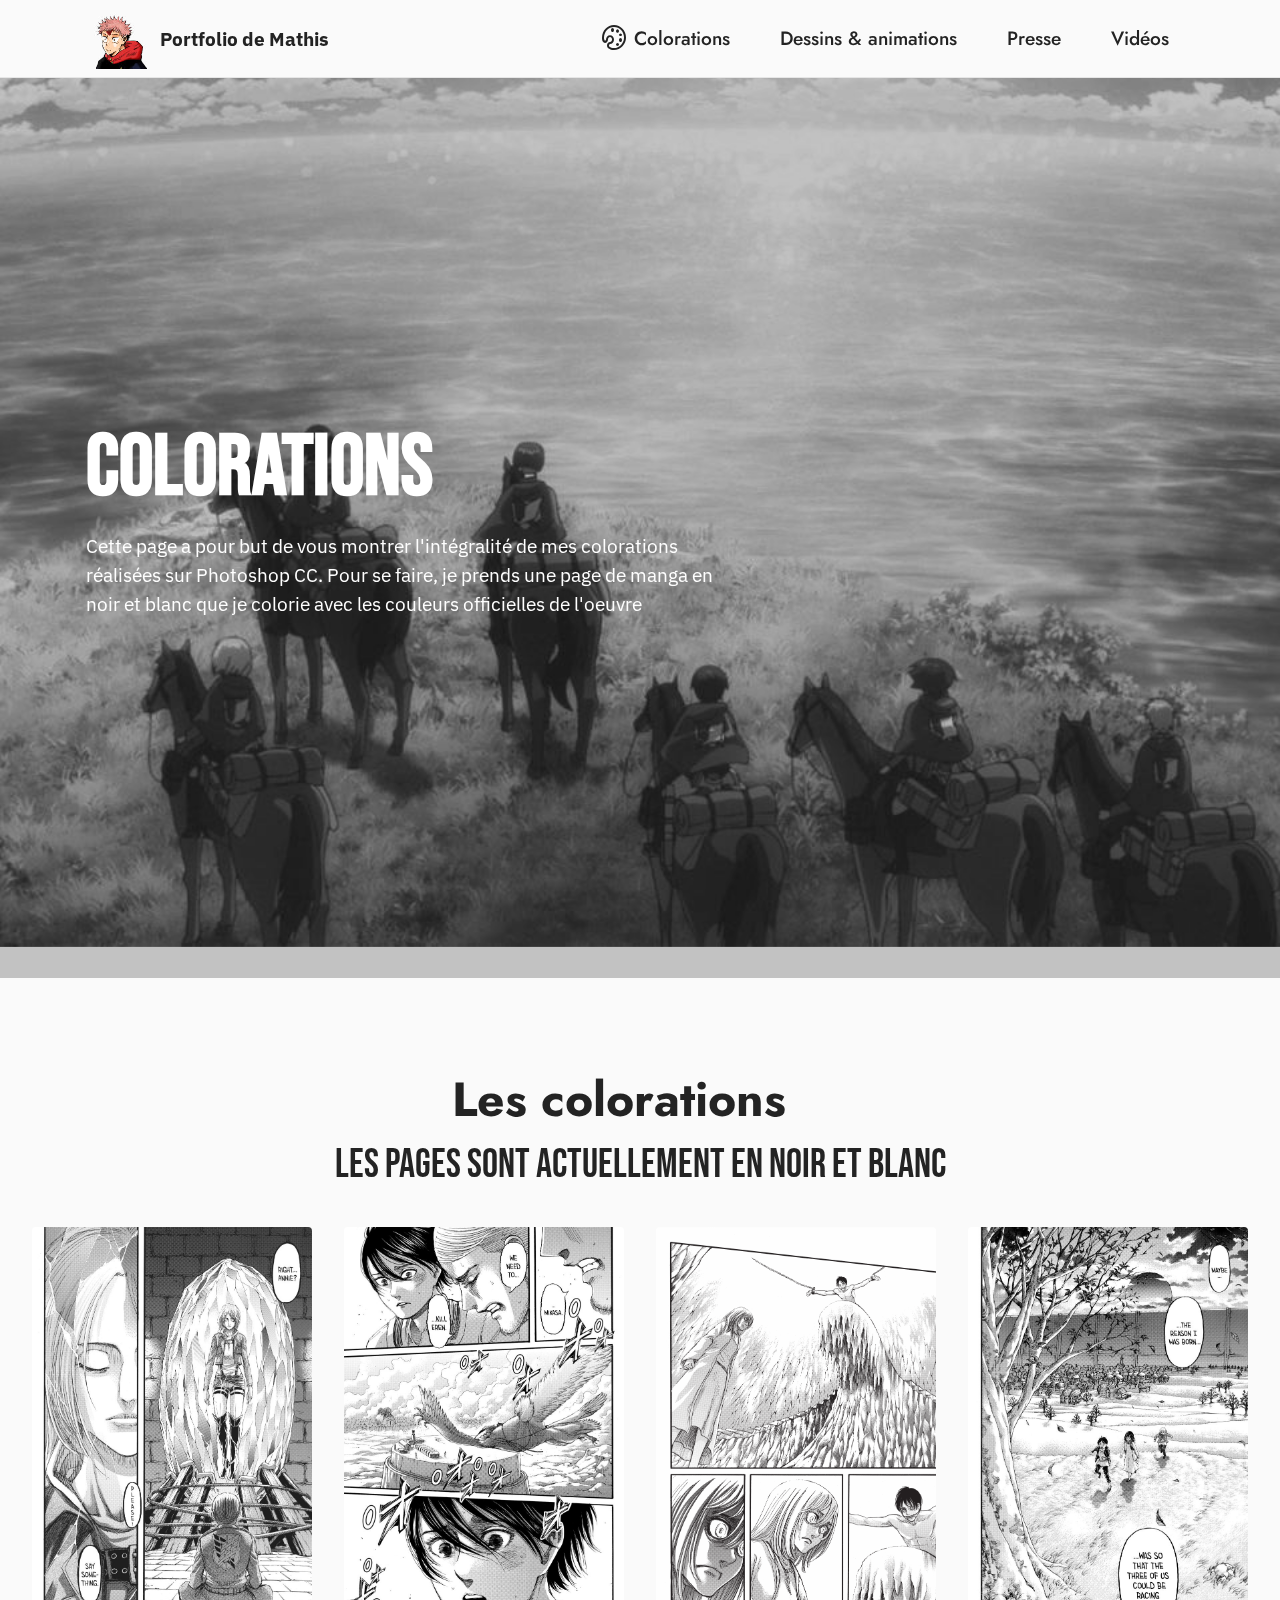
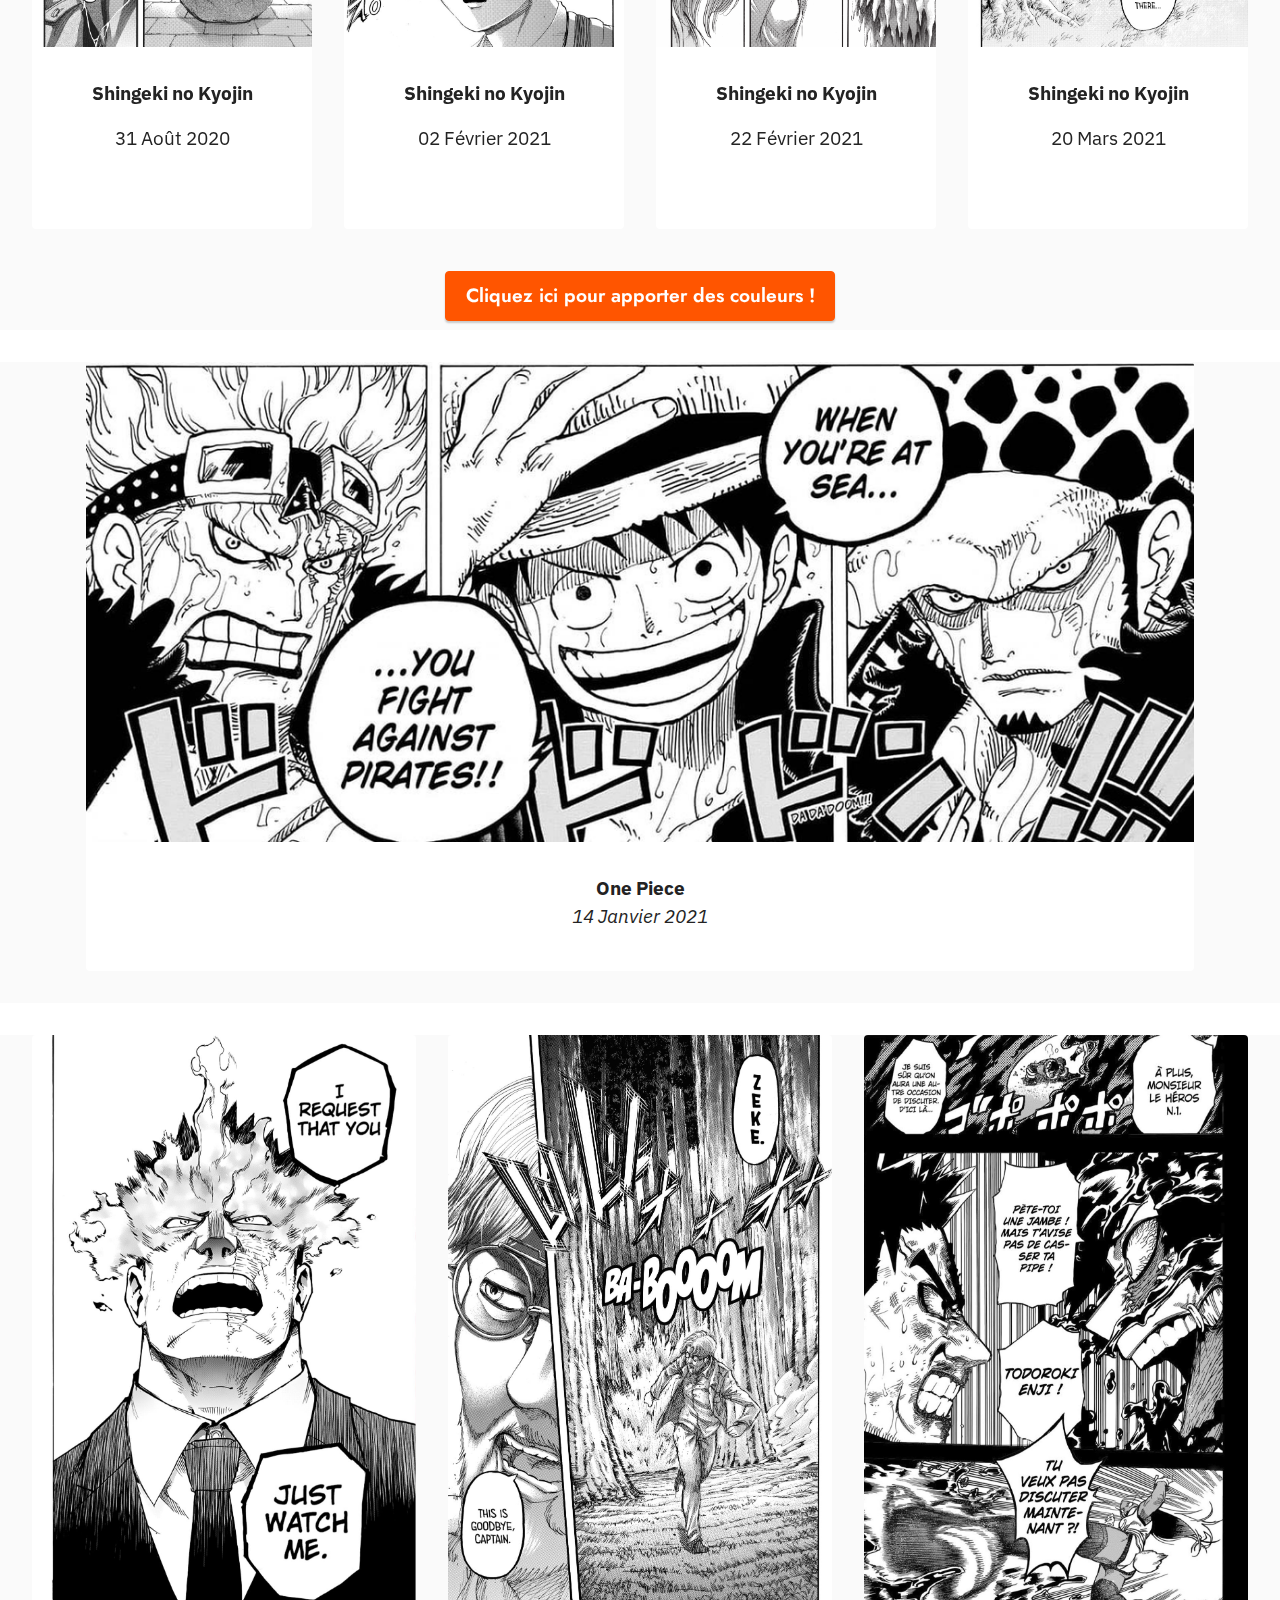
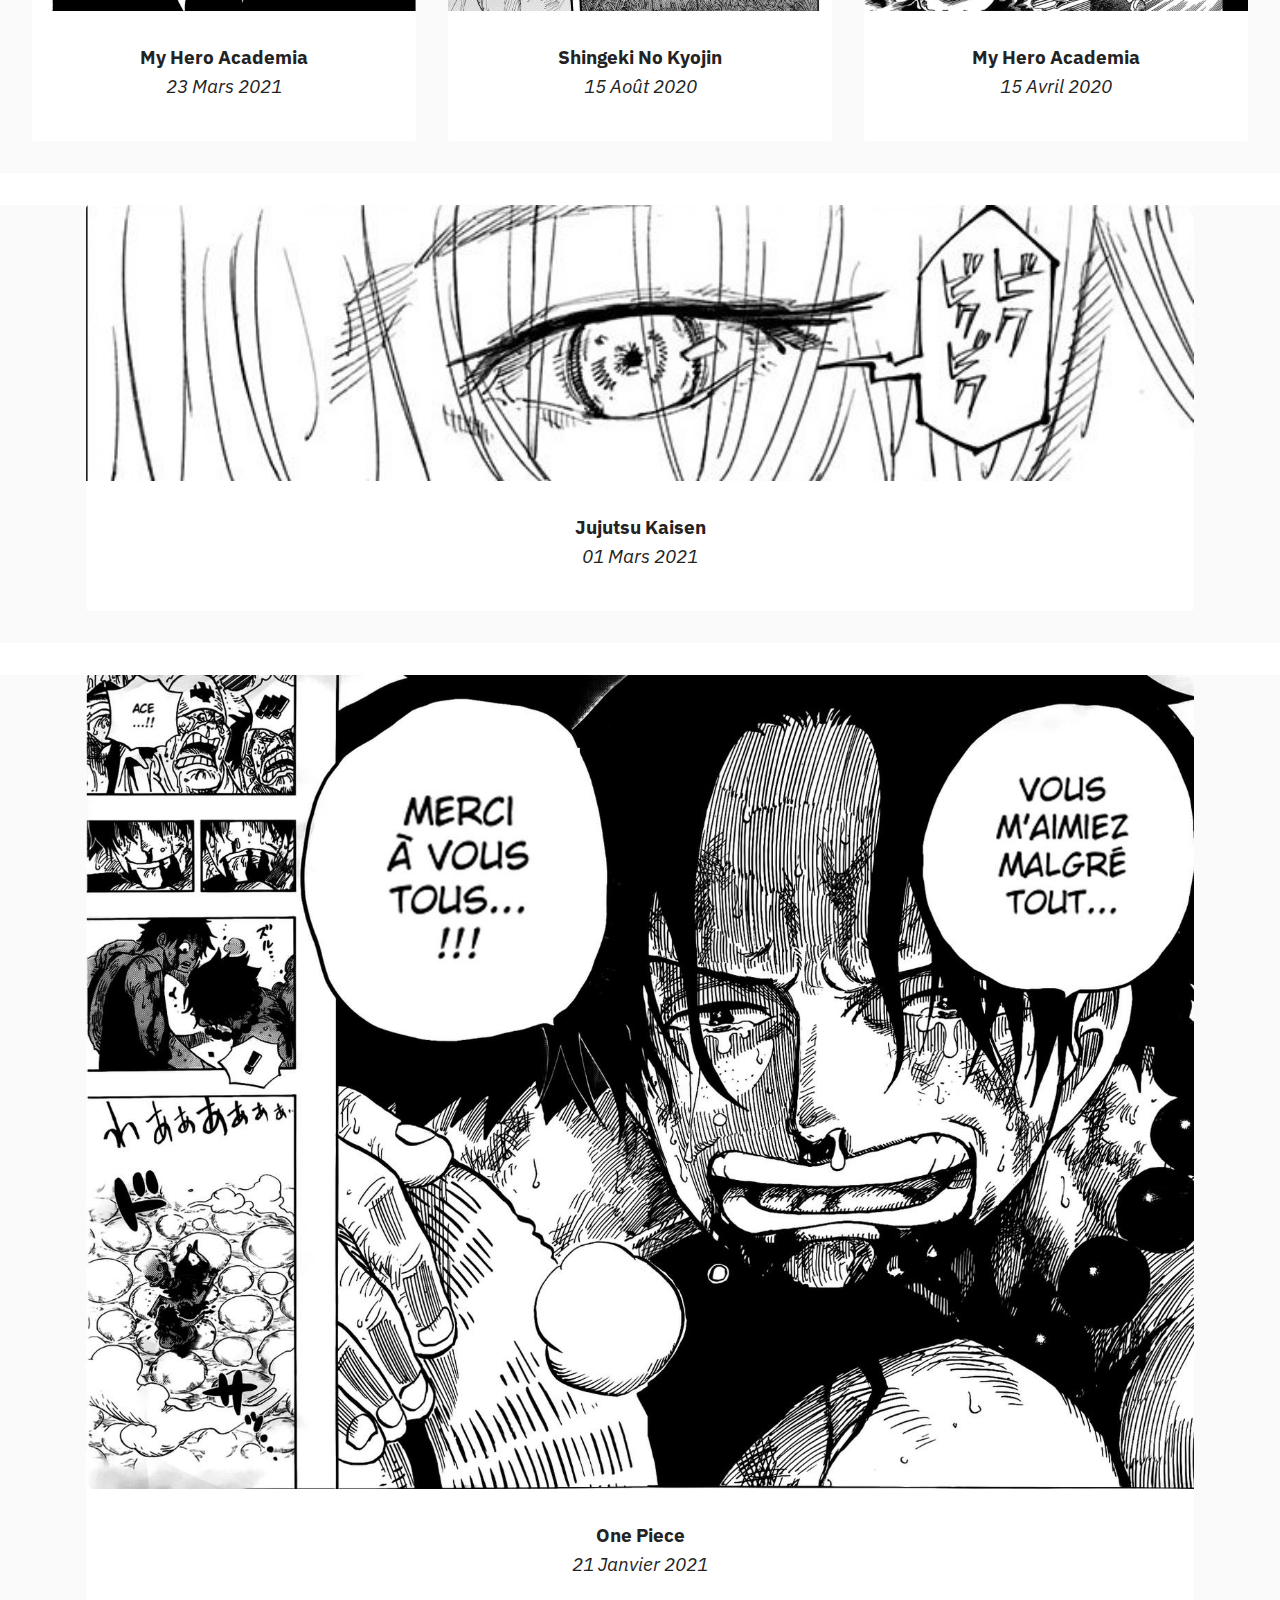
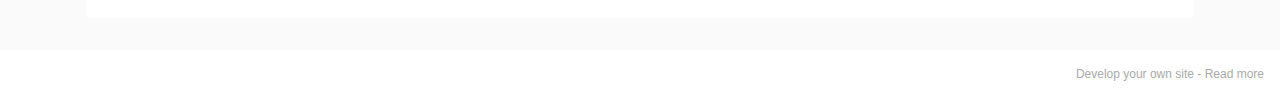
<file: colorations.html>
<!DOCTYPE html>
<html  >
<head>
  <!-- Site made with Mobirise Website Builder v5.2.0, https://mobirise.com -->
  <meta charset="UTF-8">
  <meta http-equiv="X-UA-Compatible" content="IE=edge">
  <meta name="generator" content="Mobirise v5.2.0, mobirise.com">
  <meta name="viewport" content="width=device-width, initial-scale=1, minimum-scale=1">
  <link rel="shortcut icon" href="assets/images/photo-de-profil-mathis-fb-121x121.jpg" type="image/x-icon">
  <meta name="description" content="Cette page a pour but de vous présenter toute mes colorations
">
  
  
  <title>Coloration</title>
  <link rel="stylesheet" href="assets/web/assets/mobirise-icons2/mobirise2.css">
  <link rel="stylesheet" href="assets/tether/tether.min.css">
  <link rel="stylesheet" href="assets/bootstrap/css/bootstrap.min.css">
  <link rel="stylesheet" href="assets/bootstrap/css/bootstrap-grid.min.css">
  <link rel="stylesheet" href="assets/bootstrap/css/bootstrap-reboot.min.css">
  <link rel="stylesheet" href="assets/dropdown/css/style.css">
  <link rel="stylesheet" href="assets/socicon/css/styles.css">
  <link rel="stylesheet" href="assets/theme/css/style.css">
  <link rel="preload" as="style" href="assets/mobirise/css/mbr-additional.css"><link rel="stylesheet" href="assets/mobirise/css/mbr-additional.css" type="text/css">
  
  
  
  
</head>
<body>
  
  <section class="menu cid-ssG5wg9SEY" once="menu" id="menu1-1x">
    
    <nav class="navbar navbar-dropdown navbar-expand-lg">
        <div class="container">
            <div class="navbar-brand">
                <span class="navbar-logo">
                    <a href="index.html">
                        <img src="assets/images/photo-de-profil-mathis-fb-121x121.jpg" alt="Mobirise" style="height: 3.8rem;">
                    </a>
                </span>
                <span class="navbar-caption-wrap"><a class="navbar-caption text-black text-primary display-7" href="index.html">Portfolio de Mathis</a></span>
            </div>
            <button class="navbar-toggler" type="button" data-toggle="collapse" data-target="#navbarSupportedContent" aria-controls="navbarNavAltMarkup" aria-expanded="false" aria-label="Toggle navigation">
                <div class="hamburger">
                    <span></span>
                    <span></span>
                    <span></span>
                    <span></span>
                </div>
            </button>
            <div class="collapse navbar-collapse" id="navbarSupportedContent">
                <ul class="navbar-nav nav-dropdown nav-right" data-app-modern-menu="true"><li class="nav-item"><a class="nav-link link text-black text-primary display-4" href="colorations.html"><span class="mobi-mbri mobi-mbri-change-style mbr-iconfont mbr-iconfont-btn"></span>Colorations</a></li><li class="nav-item"><a class="nav-link link text-black text-primary display-4" href="Dessins.html">Dessins &amp; animations</a></li><li class="nav-item"><a class="nav-link link text-black text-primary display-4" href="Articles.html">Presse<br></a></li><li class="nav-item"><a class="nav-link link text-black text-primary display-4" href="Vidéos.html">Vidéos<br></a></li></ul>
                
                
            </div>
        </div>
    </nav>

</section>

<section class="header2 cid-ssG5wgEAkC mbr-fullscreen mbr-parallax-background" id="header2-1y">

    

    <div class="mbr-overlay" style="opacity: 0.3; background-color: rgb(53, 53, 53);"></div>

    <div class="container">
        <div class="row">
            <div class="col-12 col-lg-7">
                <h1 class="mbr-section-title mbr-fonts-style mb-3 display-1"><strong>Colorations</strong></h1>
                
                <p class="mbr-text mbr-fonts-style display-7">Cette page a pour but de vous montrer l'intégralité de mes colorations<br>réalisées sur Photoshop CC. Pour se faire, je prends une page de manga en noir et blanc que je colorie avec les couleurs officielles de l'oeuvre&nbsp;</p>
                
            </div>
        </div>
    </div>
</section>

<section class="gallery3 cid-ssG5wh2VTS" id="gallery3-1z">
    
    
    <div class="container-fluid">
        <div class="mbr-section-head">
            <h4 class="mbr-section-title mbr-fonts-style align-center mb-0 display-2"><strong>Les colorations&nbsp; &nbsp;</strong></h4>
            <h5 class="mbr-section-subtitle mbr-fonts-style align-center mb-0 mt-2 display-5">Les Pages sont actuellement en noir et blanc</h5>
        </div>
        <div class="row mt-4">
            <div class="item features-image сol-12 col-md-6 col-lg-3">
                <div class="item-wrapper">
                    <div class="item-img">
                        <img src="assets/images/attack-on-titan-c106-v26-p184-digital-hd-danke-empire-837x1256.jpg" data-slide-to="0" alt="">
                    </div>
                    <div class="item-content">
                        <h5 class="item-title mbr-fonts-style display-7"><strong>Shingeki no Kyojin</strong></h5>
                        
                        <p class="mbr-text mbr-fonts-style mt-3 display-7">31 Août 2020<br><br></p>
                    </div>
                    
                </div>
            </div>
            
            
            <div class="item features-image сol-12 col-md-6 col-lg-3">
                <div class="item-wrapper">
                    <div class="item-img">
                        <img src="assets/images/attack-on-titan-c136-web-p007-digital-hd-danke-empire-837x1256.jpg" alt="" data-slide-to="1">
                    </div>
                    <div class="item-content">
                        <h5 class="item-title mbr-fonts-style display-7">
                            <strong>Shingeki no Kyojin</strong></h5>
                        
                        <p class="mbr-text mbr-fonts-style mt-3 display-7">02 Février 2021<br><br></p>
                    </div>
                    
                </div>
            </div><div class="item features-image сol-12 col-md-6 col-lg-3">
                <div class="item-wrapper">
                    <div class="item-img">
                        <img src="assets/images/historia-837x1256.png" alt="" data-slide-to="2">
                    </div>
                    <div class="item-content">
                        <h5 class="item-title mbr-fonts-style display-7"><strong>Shingeki no Kyojin</strong></h5>
                        
                        <p class="mbr-text mbr-fonts-style mt-3 display-7">22 Février 2021<br><br></p>
                    </div>
                    
                </div>
            </div><div class="item features-image сol-12 col-md-6 col-lg-3">
                <div class="item-wrapper">
                    <div class="item-img">
                        <img src="assets/images/attack-on-titan-c137-web-p010-digital-hd-danke-empire-837x1256.jpg" alt="" title="" data-slide-to="3">
                    </div>
                    <div class="item-content">
                        <h5 class="item-title mbr-fonts-style display-7"><strong>Shingeki no Kyojin</strong><br></h5>
                        
                        <p class="mbr-text mbr-fonts-style mt-3 display-7">20 Mars 2021<br><br></p>
                    </div>
                    
                </div>
            </div>
        </div>
    </div>
</section>

<section class="content11 cid-ssG5whxqhW" id="content11-20">
    
    <div class="container">
        <div class="row justify-content-center">
            <div class="col-md-12 col-lg-11">
                <div class="mbr-section-btn align-center"><a class="btn btn-danger display-4" href="colorationcouleurs.html">Cliquez ici pour apporter des couleurs !</a></div>
            </div>
        </div>
    </div>
</section>

<section class="gallery3 cid-ssG5whMjAU" id="gallery3-21">
    
    
    <div class="container">
        
        <div class="row mt-4">
            <div class="item features-image сol-12 col-md-6 col-lg-12">
                <div class="item-wrapper">
                    <div class="item-img">
                        <img src="assets/images/pirate-noir-blanc-1200x519.png" alt="">
                    </div>
                    <div class="item-content">
                        <h5 class="item-title mbr-fonts-style display-7">
                            <strong>One Piece</strong><br><em>14 Janvier 2021</em></h5>
                        
                        
                    </div>
                    
                </div>
            </div>
            
            
            
        </div>
    </div>
</section>

<section class="gallery3 cid-ssG5wiaJQG" id="gallery3-22">
    
    
    <div class="container-fluid">
        
        <div class="row mt-4">
            <div class="item features-image сol-12 col-md-6 col-lg-4">
                <div class="item-wrapper">
                    <div class="item-img">
                        <img src="assets/images/endeavor-recadr-noir-1137x1706.jpg" alt="">
                    </div>
                    <div class="item-content">
                        <h5 class="item-title mbr-fonts-style display-7"><strong>My Hero Academia 
</strong><div><em>23 Mars 2021</em></div></h5>
                        
                        
                    </div>
                    
                </div>
            </div>
            <div class="item features-image сol-12 col-md-6 col-lg-4">
                <div class="item-wrapper">
                    <div class="item-img">
                        <img src="assets/images/attack-on-titan-c113-v28-p099-dig-kodansha-comics-akraa-hq-1-1137x1706.jpg" alt="">
                    </div>
                    <div class="item-content">
                        <h5 class="item-title mbr-fonts-style display-7"><strong>Shingeki No Kyojin
</strong><div><em>15 Août 2020</em></div></h5>
                        
                        
                    </div>
                    
                </div>
            </div>
            <div class="item features-image сol-12 col-md-6 col-lg-4">
                <div class="item-wrapper">
                    <div class="item-img">
                        <img src="assets/images/dabi2-1137x1706.jpg" alt="">
                    </div>
                    <div class="item-content">
                        <h5 class="item-title mbr-fonts-style display-7"><strong>My Hero Academia</strong><br><em>15 Avril 2020</em></h5>
                        
                        
                    </div>
                    
                </div>
            </div>
            
        </div>
    </div>
</section>

<section class="gallery3 cid-ssG5wiAlmS" id="gallery3-23">
    
    
    <div class="container">
        
        <div class="row mt-4">
            <div class="item features-image сol-12 col-md-6 col-lg-12">
                <div class="item-wrapper">
                    <div class="item-img">
                        <img src="assets/images/-10-p129-akraa-764x1200.jpeg" alt="">
                    </div>
                    <div class="item-content">
                        <h5 class="item-title mbr-fonts-style display-7"><strong>Jujutsu Kaisen
</strong><div><em>01 Mars 2021</em></div></h5>
                        
                        
                    </div>
                    
                </div>
            </div>
            
            
            
        </div>
    </div>
</section>

<section class="gallery3 cid-ssG5wiWf4Z" id="gallery3-24">
    
    
    <div class="container">
        
        <div class="row mt-4">
            <div class="item features-image сol-12 col-md-6 col-lg-12">
                <div class="item-wrapper">
                    <div class="item-img">
                        <img src="assets/images/ace-mort-noir-et-blanc-1600x1175.jpg" alt="">
                    </div>
                    <div class="item-content">
                        <h5 class="item-title mbr-fonts-style display-7"><strong>One Piece
</strong><div><em>21 Janvier 2021</em></div></h5>
                        
                        
                    </div>
                    
                </div>
            </div>
            
            
            
        </div>
    </div>
</section><section style="background-color: #fff; font-family: -apple-system, BlinkMacSystemFont, 'Segoe UI', 'Roboto', 'Helvetica Neue', Arial, sans-serif; color:#aaa; font-size:12px; padding: 0; align-items: center; display: flex;"><a href="https://mobirise.site/s" style="flex: 1 1; height: 3rem; padding-left: 1rem;"></a><p style="flex: 0 0 auto; margin:0; padding-right:1rem;">Develop your own site - <a href="https://mobirise.site/v" style="color:#aaa;">Read more</a></p></section><script src="assets/web/assets/jquery/jquery.min.js"></script>  <script src="assets/popper/popper.min.js"></script>  <script src="assets/tether/tether.min.js"></script>  <script src="assets/bootstrap/js/bootstrap.min.js"></script>  <script src="assets/smoothscroll/smooth-scroll.js"></script>  <script src="assets/dropdown/js/nav-dropdown.js"></script>  <script src="assets/dropdown/js/navbar-dropdown.js"></script>  <script src="assets/touchswipe/jquery.touch-swipe.min.js"></script>  <script src="assets/parallax/jarallax.min.js"></script>  <script src="assets/theme/js/script.js"></script>  
  
  
</body>
</html>
</file>
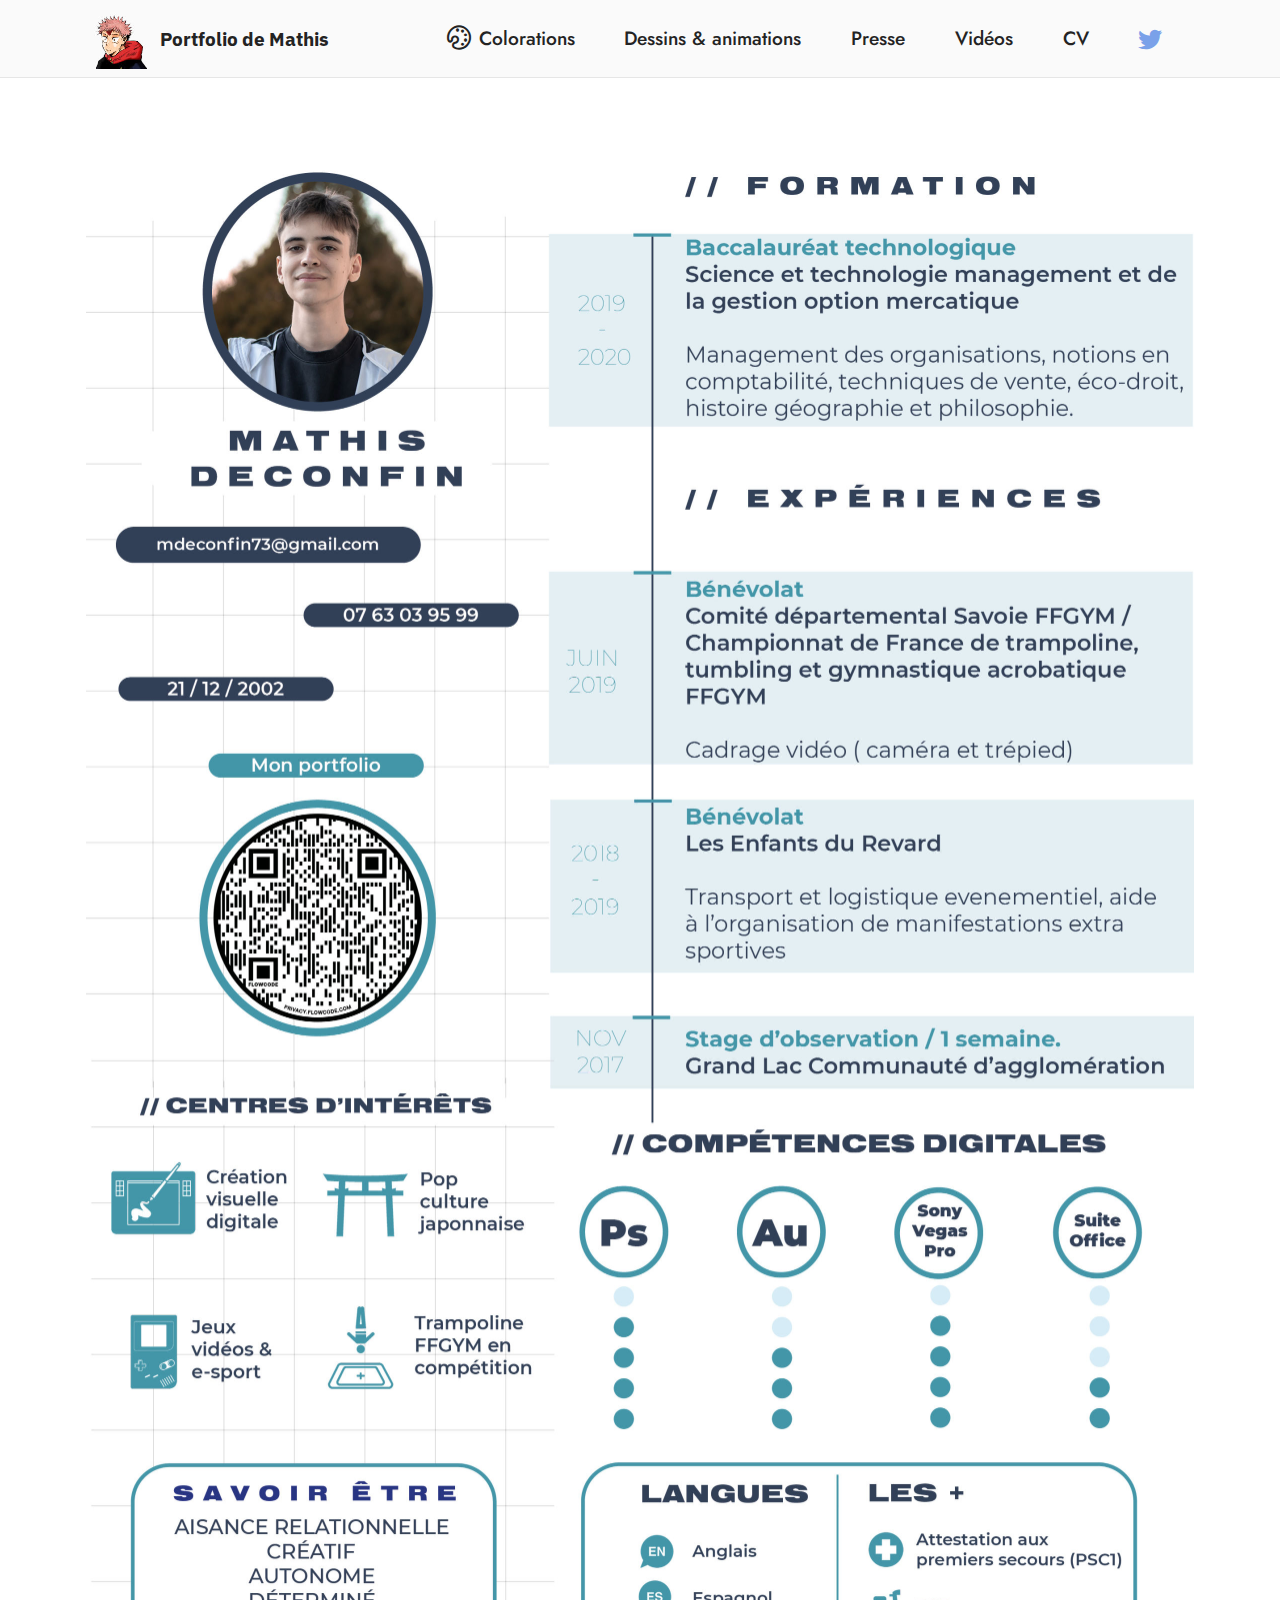
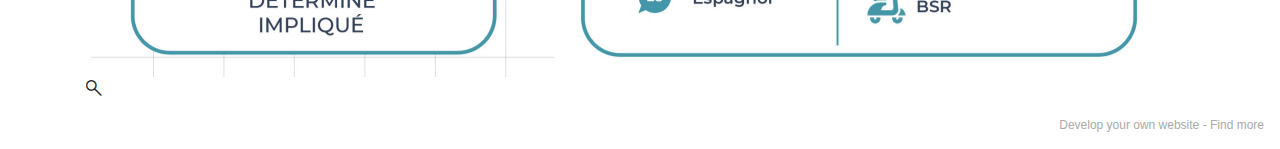
<file: cv.html>
<!DOCTYPE html>
<html  >
<head>
  <!-- Site made with Mobirise Website Builder v5.2.0, https://mobirise.com -->
  <meta charset="UTF-8">
  <meta http-equiv="X-UA-Compatible" content="IE=edge">
  <meta name="generator" content="Mobirise v5.2.0, mobirise.com">
  <meta name="viewport" content="width=device-width, initial-scale=1, minimum-scale=1">
  <link rel="shortcut icon" href="assets/images/photo-de-profil-mathis-fb-128x128.png" type="image/x-icon">
  <meta name="description" content="">
  
  
  <title>Cv</title>
  <link rel="stylesheet" href="assets/web/assets/mobirise-icons2/mobirise2.css">
  <link rel="stylesheet" href="assets/tether/tether.min.css">
  <link rel="stylesheet" href="assets/bootstrap/css/bootstrap.min.css">
  <link rel="stylesheet" href="assets/bootstrap/css/bootstrap-grid.min.css">
  <link rel="stylesheet" href="assets/bootstrap/css/bootstrap-reboot.min.css">
  <link rel="stylesheet" href="assets/dropdown/css/style.css">
  <link rel="stylesheet" href="assets/socicon/css/styles.css">
  <link rel="stylesheet" href="assets/theme/css/style.css">
  <link rel="preload" as="style" href="assets/mobirise/css/mbr-additional.css"><link rel="stylesheet" href="assets/mobirise/css/mbr-additional.css" type="text/css">
  
  
  
  
</head>
<body>
  
  <section class="menu cid-s48OLK6784" once="menu" id="menu1-2z">
    
    <nav class="navbar navbar-dropdown navbar-expand-lg">
        <div class="container">
            <div class="navbar-brand">
                <span class="navbar-logo">
                    <a href="index.html">
                        <img src="assets/images/photo-de-profil-mathis-fb-121x121.jpg" alt="Mobirise" style="height: 3.8rem;">
                    </a>
                </span>
                <span class="navbar-caption-wrap"><a class="navbar-caption text-black text-primary display-7" href="index.html">Portfolio de Mathis</a></span>
            </div>
            <button class="navbar-toggler" type="button" data-toggle="collapse" data-target="#navbarSupportedContent" aria-controls="navbarNavAltMarkup" aria-expanded="false" aria-label="Toggle navigation">
                <div class="hamburger">
                    <span></span>
                    <span></span>
                    <span></span>
                    <span></span>
                </div>
            </button>
            <div class="collapse navbar-collapse" id="navbarSupportedContent">
                <ul class="navbar-nav nav-dropdown nav-right" data-app-modern-menu="true"><li class="nav-item"><a class="nav-link link text-black text-primary display-4" href="https://senkhis.github.io/PortfolioMathis/colorations.html"><span class="mobi-mbri mobi-mbri-change-style mbr-iconfont mbr-iconfont-btn"></span>Colorations</a></li><li class="nav-item"><a class="nav-link link text-black text-primary display-4" href="Dessins.html">Dessins &amp; animations</a></li><li class="nav-item"><a class="nav-link link text-black text-primary display-4" href="Articles.html">Presse<br></a></li><li class="nav-item"><a class="nav-link link text-black text-primary display-4" href="Vidéos.html">Vidéos<br></a></li><li class="nav-item"><a class="nav-link link text-black text-primary display-4" href="cv.html">CV</a></li></ul>
                <div class="icons-menu">
                    <a class="iconfont-wrapper" href="https://twitter.com/AttackTitanSc" target="_blank">
                        <span class="p-2 mbr-iconfont socicon-twitter socicon" style="color: rgb(122, 161, 233); fill: rgb(122, 161, 233);"></span>
                    </a>
                    
                    
                    
                </div>
                
            </div>
        </div>
    </nav>

</section>

<section class="gallery5 mbr-gallery cid-su0Ndq3XD3" id="gallery5-31">
    

    

    <div class="container">
        
        <div class="row mbr-gallery mt-4">
            <div class="col-12 col-md-6 col-lg-12 item gallery-image">
                <div class="item-wrapper" data-toggle="modal" data-target="#t4Fnwq9rfl-modal">
                    <img class="w-100" src="assets/images/cv-mathis-1-2216x3135.jpg" alt="" data-slide-to="0" data-target="#lb-t4Fnwq9rfl">
                    <div class="icon-wrapper">
                        <span class="mobi-mbri mobi-mbri-search mbr-iconfont mbr-iconfont-btn"></span>
                    </div>
                </div>
                
            </div>
            
            
            
        </div>

        <div class="modal mbr-slider" tabindex="-1" role="dialog" aria-hidden="true" id="t4Fnwq9rfl-modal">
            <div class="modal-dialog" role="document">
                <div class="modal-content">
                    <div class="modal-body">
                        <div class="carousel slide" id="lb-t4Fnwq9rfl" data-interval="5000">
                            <div class="carousel-inner">
                                <div class="carousel-item active">
                                    <img class="d-block w-100" src="assets/images/cv-mathis-1-2216x3135.jpg" alt="">
                                </div>
                                
                                
                                
                            </div>
                            <ol class="carousel-indicators">
                                <li data-slide-to="0" class="active" data-target="#lb-t4Fnwq9rfl"></li>
                                
                                
                                
                            </ol>
                            <a role="button" href="" class="close" data-dismiss="modal" aria-label="Close">
                            </a>
                            <a class="carousel-control-prev carousel-control" role="button" data-slide="prev" href="#lb-t4Fnwq9rfl">
                                <span class="mobi-mbri mobi-mbri-arrow-prev" aria-hidden="true"></span>
                                <span class="sr-only">Previous</span>
                            </a>
                            <a class="carousel-control-next carousel-control" role="button" data-slide="next" href="#lb-t4Fnwq9rfl">
                                <span class="mobi-mbri mobi-mbri-arrow-next" aria-hidden="true"></span>
                                <span class="sr-only">Next</span>
                            </a>
                        </div>
                    </div>
                </div>
            </div>
        </div>
    </div>
</section><section style="background-color: #fff; font-family: -apple-system, BlinkMacSystemFont, 'Segoe UI', 'Roboto', 'Helvetica Neue', Arial, sans-serif; color:#aaa; font-size:12px; padding: 0; align-items: center; display: flex;"><a href="https://mobirise.site/e" style="flex: 1 1; height: 3rem; padding-left: 1rem;"></a><p style="flex: 0 0 auto; margin:0; padding-right:1rem;">Develop your own website - <a href="https://mobirise.site/w" style="color:#aaa;">Find more</a></p></section><script src="assets/web/assets/jquery/jquery.min.js"></script>  <script src="assets/popper/popper.min.js"></script>  <script src="assets/tether/tether.min.js"></script>  <script src="assets/bootstrap/js/bootstrap.min.js"></script>  <script src="assets/smoothscroll/smooth-scroll.js"></script>  <script src="assets/dropdown/js/nav-dropdown.js"></script>  <script src="assets/dropdown/js/navbar-dropdown.js"></script>  <script src="assets/touchswipe/jquery.touch-swipe.min.js"></script>  <script src="assets/theme/js/script.js"></script>  
  
  
</body>
</html>
</file>
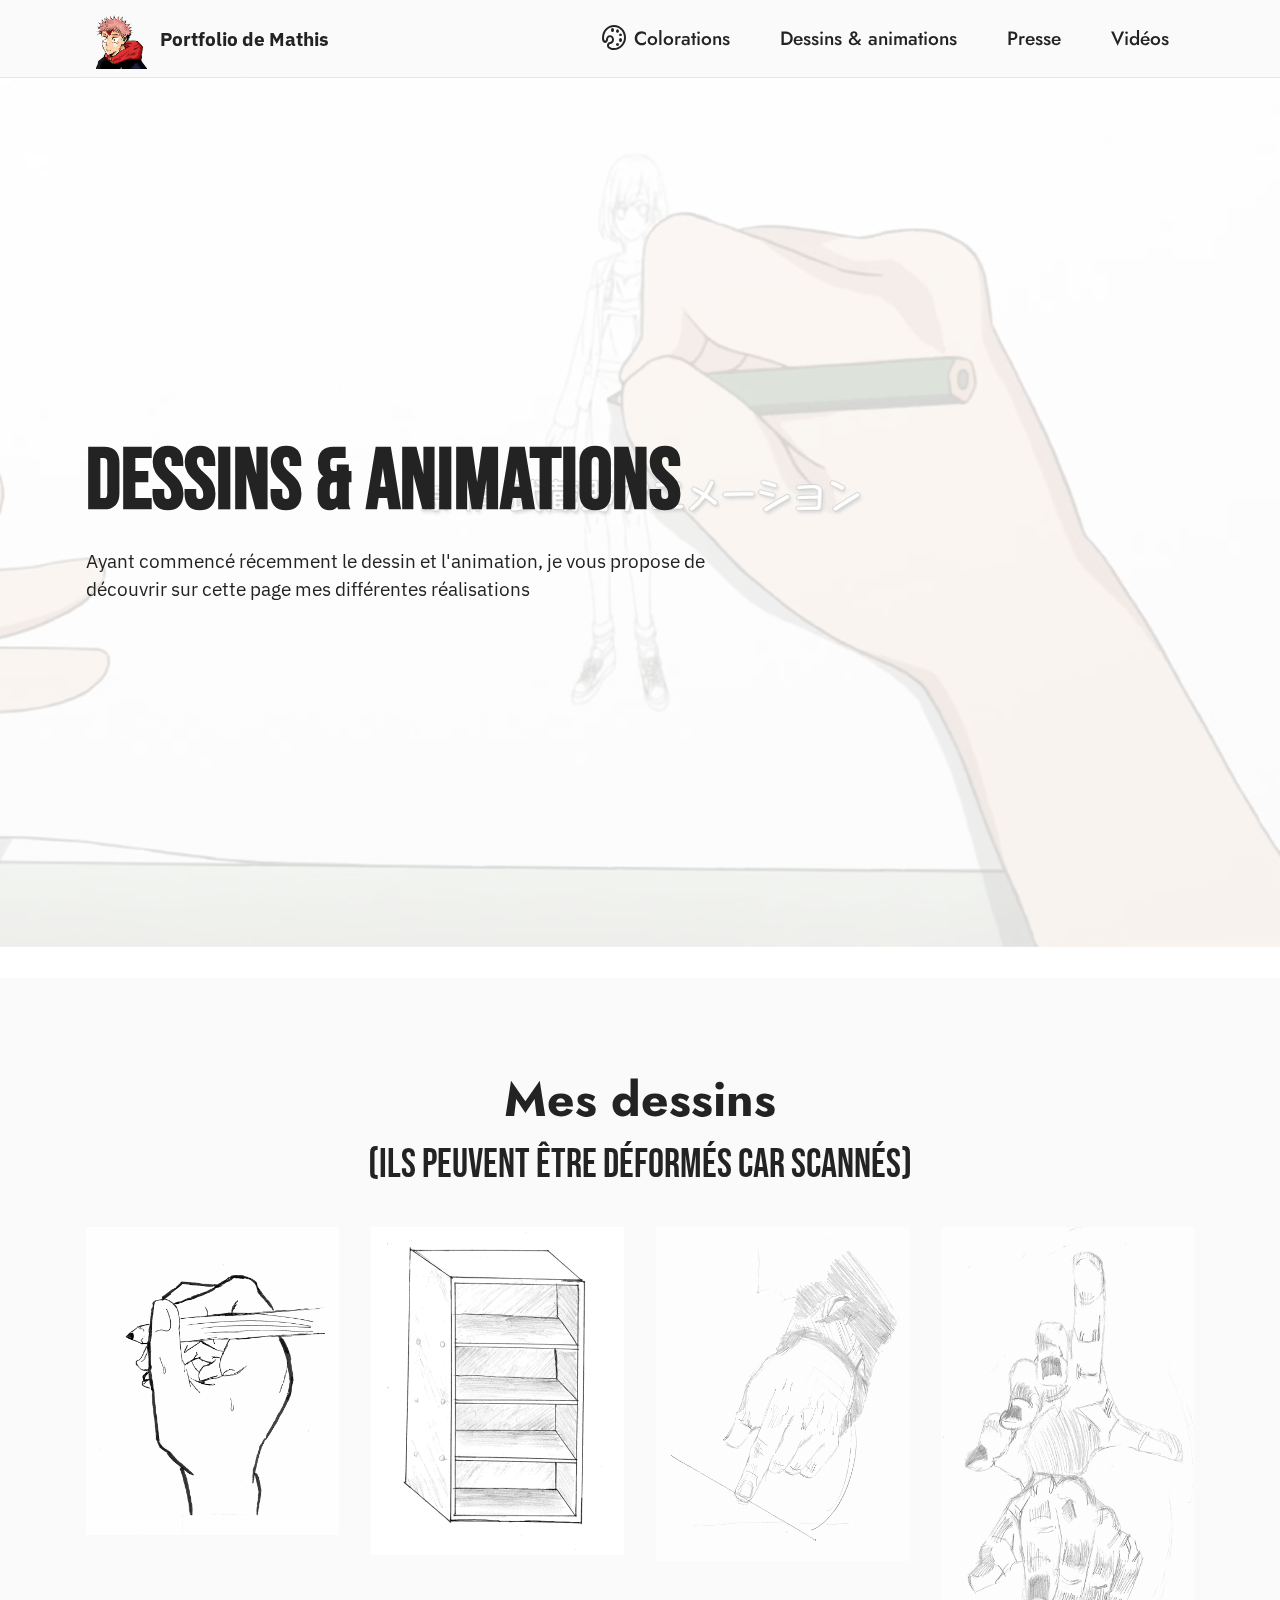
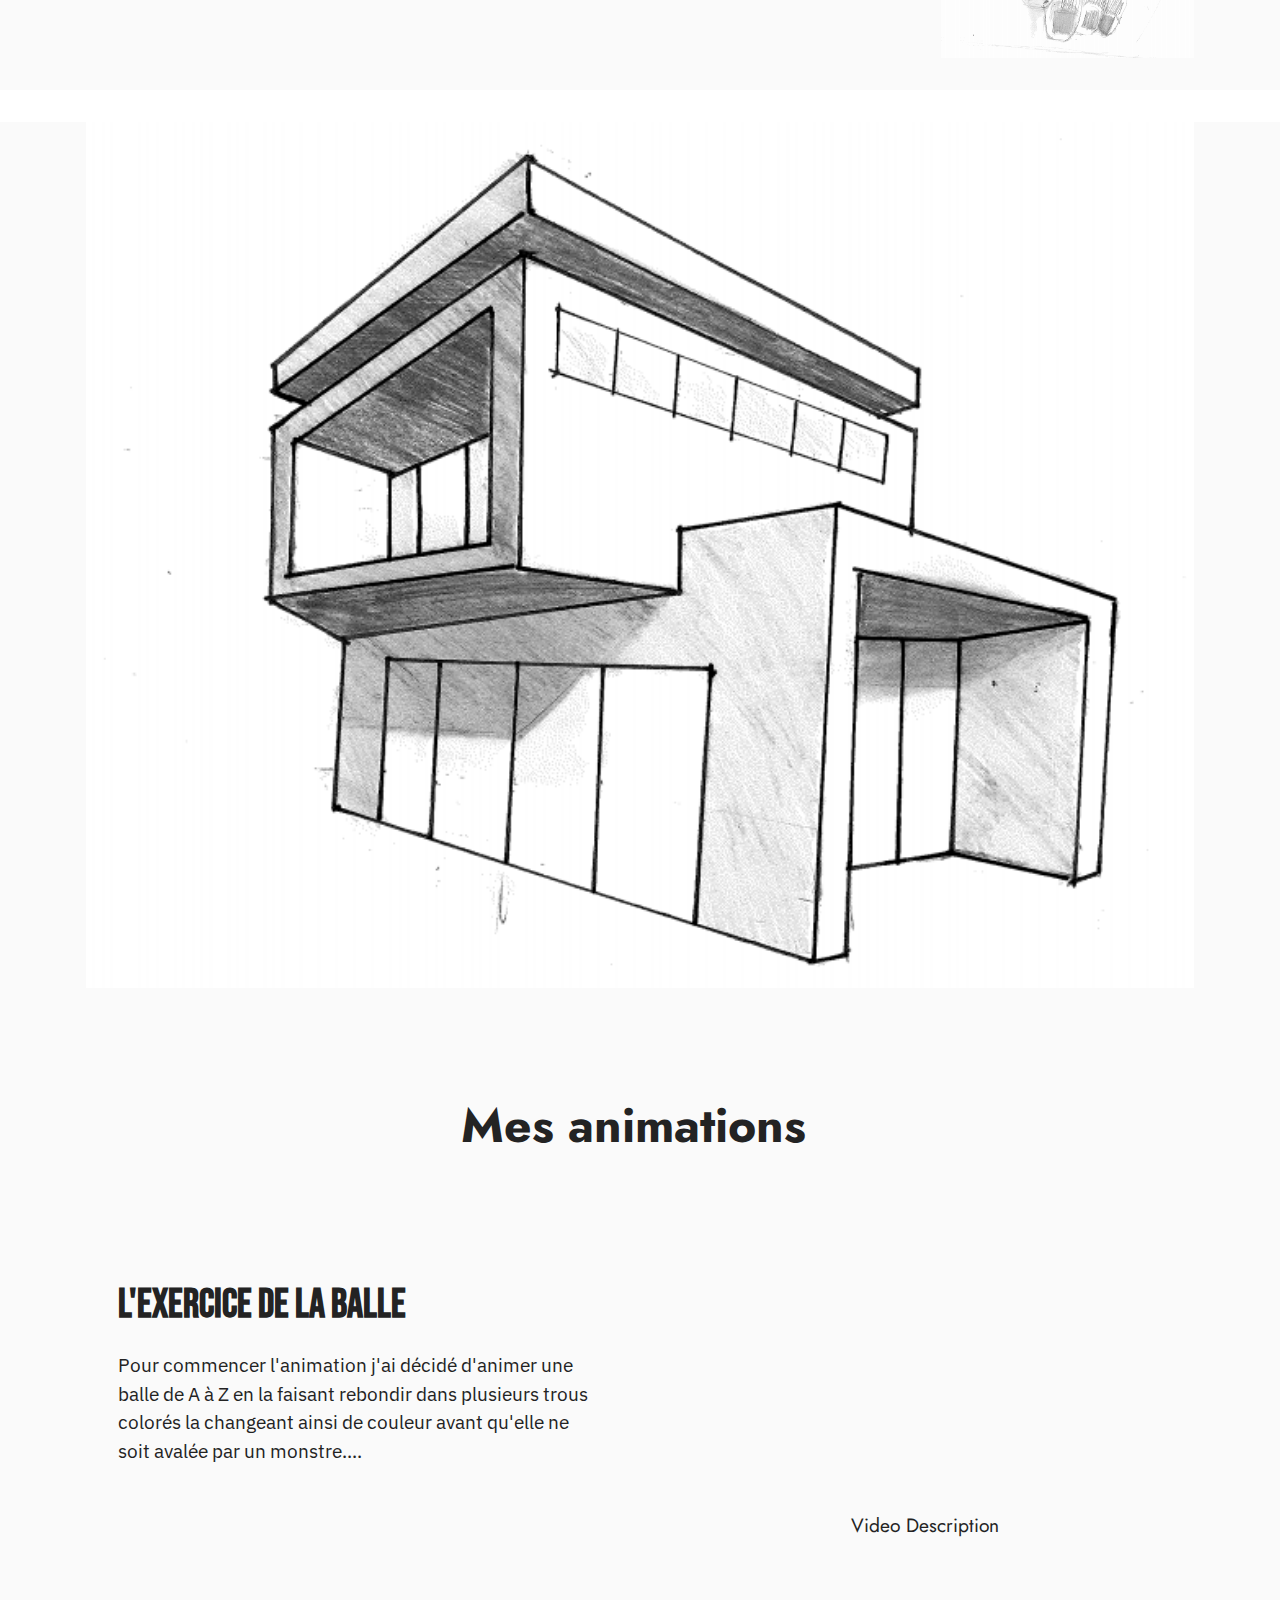
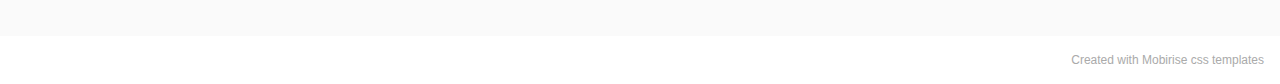
<file: Dessins.html>
<!DOCTYPE html>
<html  >
<head>
  <!-- Site made with Mobirise Website Builder v5.2.0, https://mobirise.com -->
  <meta charset="UTF-8">
  <meta http-equiv="X-UA-Compatible" content="IE=edge">
  <meta name="generator" content="Mobirise v5.2.0, mobirise.com">
  <meta name="viewport" content="width=device-width, initial-scale=1, minimum-scale=1">
  <link rel="shortcut icon" href="assets/images/photo-de-profil-mathis-fb-121x121.jpg" type="image/x-icon">
  <meta name="description" content="">
  
  
  <title>Dessins</title>
  <link rel="stylesheet" href="assets/web/assets/mobirise-icons2/mobirise2.css">
  <link rel="stylesheet" href="assets/tether/tether.min.css">
  <link rel="stylesheet" href="assets/bootstrap/css/bootstrap.min.css">
  <link rel="stylesheet" href="assets/bootstrap/css/bootstrap-grid.min.css">
  <link rel="stylesheet" href="assets/bootstrap/css/bootstrap-reboot.min.css">
  <link rel="stylesheet" href="assets/dropdown/css/style.css">
  <link rel="stylesheet" href="assets/socicon/css/styles.css">
  <link rel="stylesheet" href="assets/theme/css/style.css">
  <link rel="preload" as="style" href="assets/mobirise/css/mbr-additional.css"><link rel="stylesheet" href="assets/mobirise/css/mbr-additional.css" type="text/css">
  
  
  
  
</head>
<body>
  
  <section class="menu cid-s48OLK6784" once="menu" id="menu1-2q">
    
    <nav class="navbar navbar-dropdown navbar-expand-lg">
        <div class="container">
            <div class="navbar-brand">
                <span class="navbar-logo">
                    <a href="index.html">
                        <img src="assets/images/photo-de-profil-mathis-fb-121x121.jpg" alt="Mobirise" style="height: 3.8rem;">
                    </a>
                </span>
                <span class="navbar-caption-wrap"><a class="navbar-caption text-black text-primary display-7" href="index.html">Portfolio de Mathis</a></span>
            </div>
            <button class="navbar-toggler" type="button" data-toggle="collapse" data-target="#navbarSupportedContent" aria-controls="navbarNavAltMarkup" aria-expanded="false" aria-label="Toggle navigation">
                <div class="hamburger">
                    <span></span>
                    <span></span>
                    <span></span>
                    <span></span>
                </div>
            </button>
            <div class="collapse navbar-collapse" id="navbarSupportedContent">
                <ul class="navbar-nav nav-dropdown nav-right" data-app-modern-menu="true"><li class="nav-item"><a class="nav-link link text-black text-primary display-4" href="colorations.html"><span class="mobi-mbri mobi-mbri-change-style mbr-iconfont mbr-iconfont-btn"></span>Colorations</a></li><li class="nav-item"><a class="nav-link link text-black text-primary display-4" href="Dessins.html">Dessins &amp; animations</a></li><li class="nav-item"><a class="nav-link link text-black text-primary display-4" href="Articles.html">Presse<br></a></li><li class="nav-item"><a class="nav-link link text-black text-primary display-4" href="Vidéos.html">Vidéos<br></a></li></ul>
                
                
            </div>
        </div>
    </nav>

</section>

<section class="header2 cid-stZJl6R8Xi mbr-fullscreen mbr-parallax-background" id="header2-2y">

    

    <div class="mbr-overlay" style="opacity: 0.8; background-color: rgb(255, 255, 255);"></div>

    <div class="container">
        <div class="row">
            <div class="col-12 col-lg-7">
                <h1 class="mbr-section-title mbr-fonts-style mb-3 display-1"><strong>Dessins &amp; Animations</strong></h1>
                
                <p class="mbr-text mbr-fonts-style display-7">Ayant commencé récemment le dessin et l'animation, je vous propose de découvrir sur cette page mes différentes réalisations </p>
                
            </div>
        </div>
    </div>
</section>

<section class="gallery5 mbr-gallery cid-stP5yaJsVD" id="gallery5-2t">
    

    

    <div class="container">
        <div class="mbr-section-head">
            <h3 class="mbr-section-title mbr-fonts-style align-center m-0 display-2"><strong>Mes dessins</strong></h3>
            <h4 class="mbr-section-subtitle mbr-fonts-style align-center mb-0 mt-2 display-5">(Ils peuvent être déformés car scannés)</h4>
        </div>
        <div class="row mbr-gallery mt-4">
            <div class="col-12 col-md-6 col-lg-3 item gallery-image">
                <div class="item-wrapper" data-toggle="modal" data-target="#t4FzCshJYm-modal">
                    <img class="w-100" src="assets/images/screenshot-1-454x554.png" alt="" data-slide-to="0" data-target="#lb-t4FzCshJYm">
                    <div class="icon-wrapper">
                        <span class="mobi-mbri mobi-mbri-search mbr-iconfont mbr-iconfont-btn"></span>
                    </div>
                </div>
                
            </div>
            <div class="col-12 col-md-6 col-lg-3 item gallery-image">
                <div class="item-wrapper" data-toggle="modal" data-target="#t4FzCshJYm-modal">
                    <img class="w-100" src="assets/images/screenshot-2-506x656.png" alt="" data-slide-to="1" data-target="#lb-t4FzCshJYm">
                    <div class="icon-wrapper">
                        <span class="mobi-mbri mobi-mbri-search mbr-iconfont mbr-iconfont-btn"></span>
                    </div>
                </div>
                
            </div>
            
            <div class="col-12 col-md-6 col-lg-3 item gallery-image">
                <div class="item-wrapper" data-toggle="modal" data-target="#t4FzCshJYm-modal">
                    <img class="w-100" src="assets/images/screenshot-7-486x642.png" alt="" data-slide-to="2" data-target="#lb-t4FzCshJYm">
                    <div class="icon-wrapper">
                        <span class="mobi-mbri mobi-mbri-search mbr-iconfont mbr-iconfont-btn"></span>
                    </div>
                </div>
                
            </div><div class="col-12 col-md-6 col-lg-3 item gallery-image">
                <div class="item-wrapper" data-toggle="modal" data-target="#t4FzCshJYm-modal">
                    <img class="w-100" src="assets/images/screenshot-6-409x697.png" alt="" data-slide-to="3" data-target="#lb-t4FzCshJYm">
                    <div class="icon-wrapper">
                        <span class="mobi-mbri mobi-mbri-search mbr-iconfont mbr-iconfont-btn"></span>
                    </div>
                </div>
                
            </div>
        </div>

        <div class="modal mbr-slider" tabindex="-1" role="dialog" aria-hidden="true" id="t4FzCshJYm-modal">
            <div class="modal-dialog" role="document">
                <div class="modal-content">
                    <div class="modal-body">
                        <div class="carousel slide" id="lb-t4FzCshJYm" data-interval="5000">
                            <div class="carousel-inner">
                                <div class="carousel-item active">
                                    <img class="d-block w-100" src="assets/images/screenshot-1-454x554.png" alt="">
                                </div>
                                <div class="carousel-item">
                                    <img class="d-block w-100" src="assets/images/screenshot-2-506x656.png" alt="">
                                </div>
                                
                                <div class="carousel-item">
                                    <img class="d-block w-100" src="assets/images/screenshot-7-486x642.png" alt="">
                                </div><div class="carousel-item">
                                    <img class="d-block w-100" src="assets/images/screenshot-6-409x697.png" alt="">
                                </div>
                            </div>
                            <ol class="carousel-indicators">
                                <li data-slide-to="0" class="active" data-target="#lb-t4FzCshJYm"></li>
                                <li data-slide-to="1" data-target="#lb-t4FzCshJYm"></li>
                                <li data-slide-to="2" data-target="#lb-t4FzCshJYm"></li>
                                <li data-slide-to="3" data-target="#lb-t4FzCshJYm"></li>
                            </ol>
                            <a role="button" href="" class="close" data-dismiss="modal" aria-label="Close">
                            </a>
                            <a class="carousel-control-prev carousel-control" role="button" data-slide="prev" href="#lb-t4FzCshJYm">
                                <span class="mobi-mbri mobi-mbri-arrow-prev" aria-hidden="true"></span>
                                <span class="sr-only">Previous</span>
                            </a>
                            <a class="carousel-control-next carousel-control" role="button" data-slide="next" href="#lb-t4FzCshJYm">
                                <span class="mobi-mbri mobi-mbri-arrow-next" aria-hidden="true"></span>
                                <span class="sr-only">Next</span>
                            </a>
                        </div>
                    </div>
                </div>
            </div>
        </div>
    </div>
</section>

<section class="gallery5 mbr-gallery cid-stP6qL36z9" id="gallery5-2v">
    

    

    <div class="container">
        
        <div class="row mbr-gallery mt-4">
            <div class="col-12 col-md-6 col-lg-12 item gallery-image">
                <div class="item-wrapper" data-toggle="modal" data-target="#t4FzCsTIfR-modal">
                    <img class="w-100" src="assets/images/screenshot-9-678x530.png" alt="" data-slide-to="0" data-target="#lb-t4FzCsTIfR">
                    <div class="icon-wrapper">
                        <span class="mobi-mbri mobi-mbri-search mbr-iconfont mbr-iconfont-btn"></span>
                    </div>
                </div>
                
            </div>
            
            
            
        </div>

        <div class="modal mbr-slider" tabindex="-1" role="dialog" aria-hidden="true" id="t4FzCsTIfR-modal">
            <div class="modal-dialog" role="document">
                <div class="modal-content">
                    <div class="modal-body">
                        <div class="carousel slide" id="lb-t4FzCsTIfR" data-interval="5000">
                            <div class="carousel-inner">
                                <div class="carousel-item active">
                                    <img class="d-block w-100" src="assets/images/screenshot-9-678x530.png" alt="">
                                </div>
                                
                                
                                
                            </div>
                            <ol class="carousel-indicators">
                                <li data-slide-to="0" class="active" data-target="#lb-t4FzCsTIfR"></li>
                                
                                
                                
                            </ol>
                            <a role="button" href="" class="close" data-dismiss="modal" aria-label="Close">
                            </a>
                            <a class="carousel-control-prev carousel-control" role="button" data-slide="prev" href="#lb-t4FzCsTIfR">
                                <span class="mobi-mbri mobi-mbri-arrow-prev" aria-hidden="true"></span>
                                <span class="sr-only">Previous</span>
                            </a>
                            <a class="carousel-control-next carousel-control" role="button" data-slide="next" href="#lb-t4FzCsTIfR">
                                <span class="mobi-mbri mobi-mbri-arrow-next" aria-hidden="true"></span>
                                <span class="sr-only">Next</span>
                            </a>
                        </div>
                    </div>
                </div>
            </div>
        </div>
    </div>
</section>

<section class="video5 cid-stP8gsp7Kd" id="video5-2x">
    
    
    <div class="container">
        <div class="title-wrapper mb-5">
            <h4 class="mbr-section-title mbr-fonts-style mb-0 display-2">
                <strong>Mes animations&nbsp;</strong></h4>
        </div>
        <div class="row align-items-center">
            <div class="col-12 col-lg-6 video-block">
                <div class="video-wrapper"><iframe class="mbr-embedded-video" src="https://www.youtube.com/embed/V_8z5VKkg14?rel=0&amp;amp;showinfo=0&amp;autoplay=0&amp;loop=0" width="1280" height="720" frameborder="0" allowfullscreen></iframe></div>
                <p class="mbr-description pt-2 mbr-fonts-style display-4">
                    Video Description</p>
            </div>
            <div class="col-12 col-lg">
                <div class="text-wrapper">
                    <h3 class="mbr-section-subtitle mbr-fonts-style mb-3 display-5">
                        <strong>L'exercice de la balle&nbsp;</strong></h3>
                    <p class="mbr-text mbr-fonts-style display-7">
                        Pour commencer l'animation j'ai décidé d'animer une balle de A à Z en la faisant rebondir dans plusieurs trous colorés la changeant ainsi de couleur avant qu'elle ne soit avalée par un monstre....</p>
                </div>
            </div>
        </div>
    </div>
</section><section style="background-color: #fff; font-family: -apple-system, BlinkMacSystemFont, 'Segoe UI', 'Roboto', 'Helvetica Neue', Arial, sans-serif; color:#aaa; font-size:12px; padding: 0; align-items: center; display: flex;"><a href="https://mobirise.site/h" style="flex: 1 1; height: 3rem; padding-left: 1rem;"></a><p style="flex: 0 0 auto; margin:0; padding-right:1rem;"><a href="https://mobirise.site/t" style="color:#aaa;">Created</a> with Mobirise css templates</p></section><script src="assets/web/assets/jquery/jquery.min.js"></script>  <script src="assets/popper/popper.min.js"></script>  <script src="assets/tether/tether.min.js"></script>  <script src="assets/bootstrap/js/bootstrap.min.js"></script>  <script src="assets/smoothscroll/smooth-scroll.js"></script>  <script src="assets/dropdown/js/nav-dropdown.js"></script>  <script src="assets/dropdown/js/navbar-dropdown.js"></script>  <script src="assets/touchswipe/jquery.touch-swipe.min.js"></script>  <script src="assets/parallax/jarallax.min.js"></script>  <script src="assets/playervimeo/vimeo_player.js"></script>  <script src="assets/theme/js/script.js"></script>  
  
  
</body>
</html>
</file>
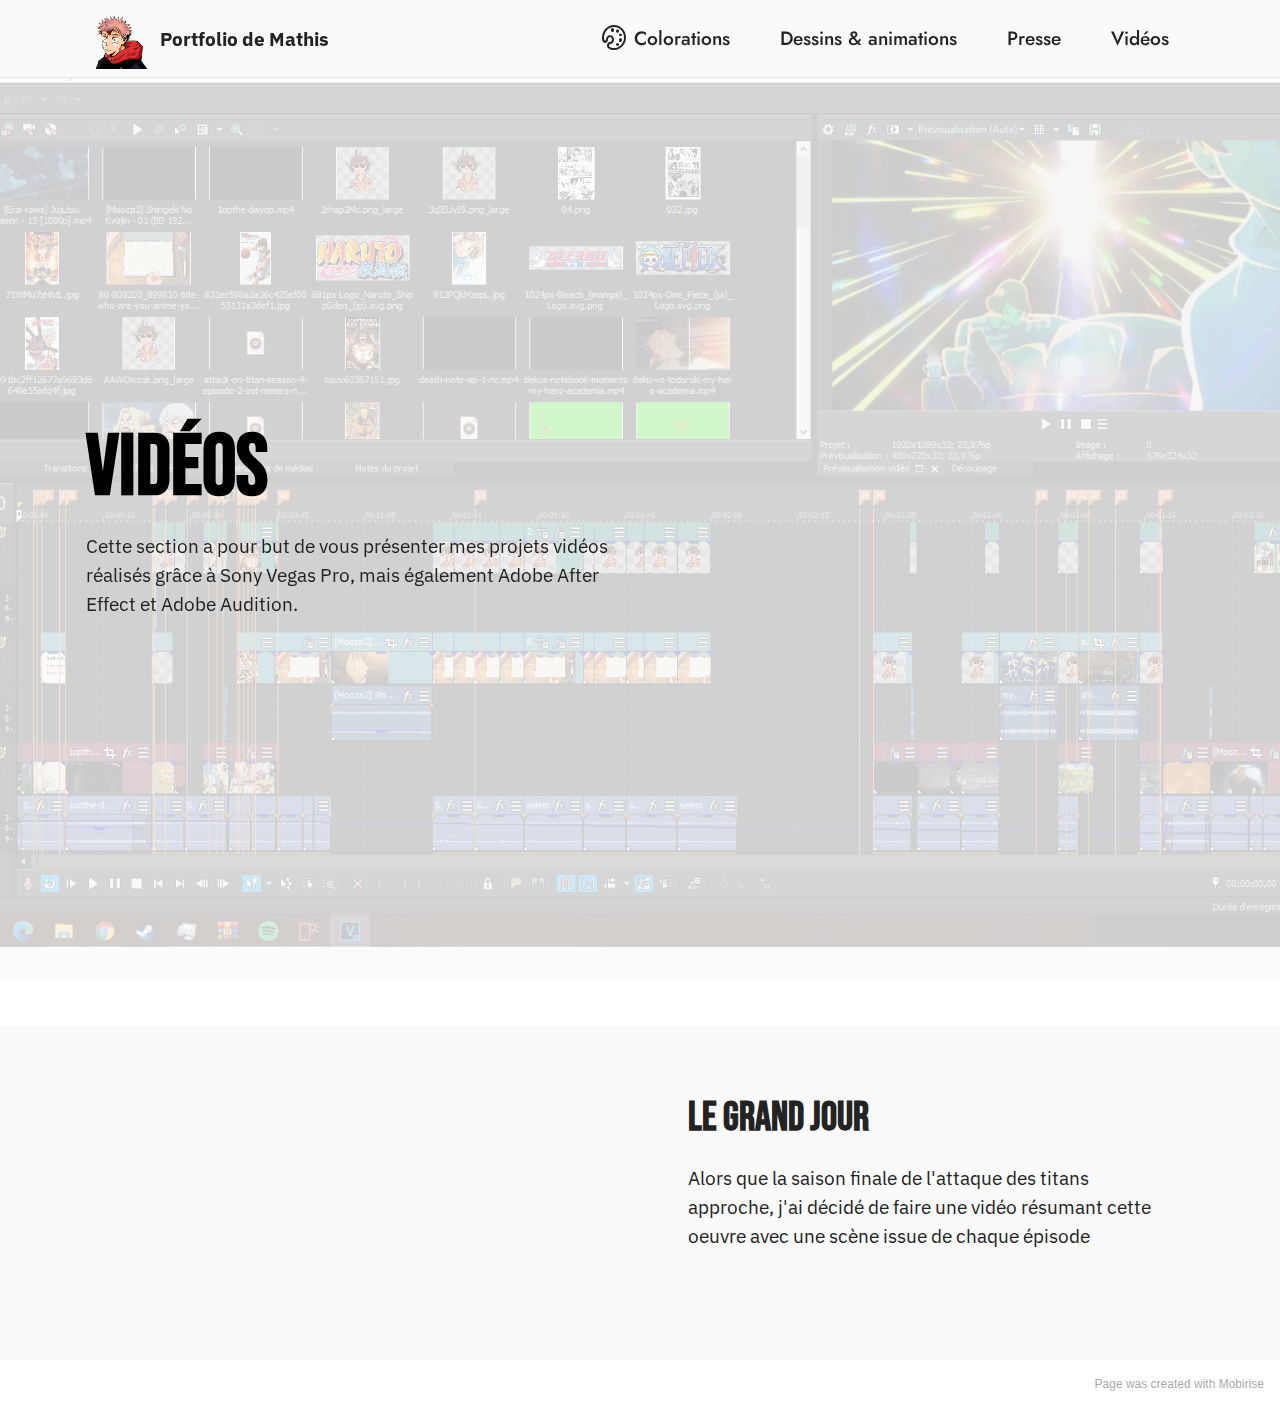
<file: Vidéos.html>
<!DOCTYPE html>
<html  >
<head>
  <!-- Site made with Mobirise Website Builder v5.2.0, https://mobirise.com -->
  <meta charset="UTF-8">
  <meta http-equiv="X-UA-Compatible" content="IE=edge">
  <meta name="generator" content="Mobirise v5.2.0, mobirise.com">
  <meta name="viewport" content="width=device-width, initial-scale=1, minimum-scale=1">
  <link rel="shortcut icon" href="assets/images/photo-de-profil-mathis-fb-121x121.jpg" type="image/x-icon">
  <meta name="description" content="">
  
  
  <title>Média vidéos</title>
  <link rel="stylesheet" href="assets/web/assets/mobirise-icons2/mobirise2.css">
  <link rel="stylesheet" href="assets/tether/tether.min.css">
  <link rel="stylesheet" href="assets/bootstrap/css/bootstrap.min.css">
  <link rel="stylesheet" href="assets/bootstrap/css/bootstrap-grid.min.css">
  <link rel="stylesheet" href="assets/bootstrap/css/bootstrap-reboot.min.css">
  <link rel="stylesheet" href="assets/dropdown/css/style.css">
  <link rel="stylesheet" href="assets/socicon/css/styles.css">
  <link rel="stylesheet" href="assets/theme/css/style.css">
  <link rel="preload" as="style" href="assets/mobirise/css/mbr-additional.css"><link rel="stylesheet" href="assets/mobirise/css/mbr-additional.css" type="text/css">
  
  
  
  
</head>
<body>
  
  <section class="menu cid-s48OLK6784" once="menu" id="menu1-17">
    
    <nav class="navbar navbar-dropdown navbar-expand-lg">
        <div class="container">
            <div class="navbar-brand">
                <span class="navbar-logo">
                    <a href="index.html">
                        <img src="assets/images/photo-de-profil-mathis-fb-121x121.jpg" alt="Mobirise" style="height: 3.8rem;">
                    </a>
                </span>
                <span class="navbar-caption-wrap"><a class="navbar-caption text-black text-primary display-7" href="index.html">Portfolio de Mathis</a></span>
            </div>
            <button class="navbar-toggler" type="button" data-toggle="collapse" data-target="#navbarSupportedContent" aria-controls="navbarNavAltMarkup" aria-expanded="false" aria-label="Toggle navigation">
                <div class="hamburger">
                    <span></span>
                    <span></span>
                    <span></span>
                    <span></span>
                </div>
            </button>
            <div class="collapse navbar-collapse" id="navbarSupportedContent">
                <ul class="navbar-nav nav-dropdown nav-right" data-app-modern-menu="true"><li class="nav-item"><a class="nav-link link text-black text-primary display-4" href="colorations.html"><span class="mobi-mbri mobi-mbri-change-style mbr-iconfont mbr-iconfont-btn"></span>Colorations</a></li><li class="nav-item"><a class="nav-link link text-black text-primary display-4" href="Dessins.html">Dessins &amp; animations</a></li><li class="nav-item"><a class="nav-link link text-black text-primary display-4" href="Articles.html">Presse<br></a></li><li class="nav-item"><a class="nav-link link text-black text-primary display-4" href="Vidéos.html">Vidéos<br></a></li></ul>
                
                
            </div>
        </div>
    </nav>

</section>

<section class="header2 cid-srxH3mr5nD mbr-fullscreen mbr-parallax-background" id="header2-18">

    

    <div class="mbr-overlay" style="opacity: 0.8; background-color: rgb(250, 250, 250);"></div>

    <div class="container">
        <div class="row">
            <div class="col-12 col-lg-6">
                <h1 class="mbr-section-title mbr-fonts-style mb-3 display-1"><strong>vidéos</strong></h1>
                
                <p class="mbr-text mbr-fonts-style display-7">Cette section a pour but de vous présenter mes projets vidéos réalisés grâce à Sony Vegas Pro, mais également Adobe After Effect et Adobe Audition.&nbsp;</p>
                
            </div>
        </div>
    </div>
</section>

<section class="video4 cid-stCSfYOeYB" id="video4-2a">
    
    
    <div class="container">
        <div class="title-wrapper mb-5">
            
        </div>
        <div class="row align-items-center">
            <div class="col-12 col-lg-6 video-block">
                <div class="video-wrapper"><iframe class="mbr-embedded-video" src="https://www.youtube.com/embed/1PXiqaaHf7U?rel=0&amp;amp;showinfo=0&amp;autoplay=0&amp;loop=0" width="1280" height="720" frameborder="0" allowfullscreen></iframe></div>
                
            </div>
            <div class="col-12 col-lg">
                <div class="text-wrapper">
                    <h5 class="mbr-section-subtitle mbr-fonts-style mb-3 display-5">
                        <strong>Le grand jour</strong></h5>
                    <p class="mbr-text mbr-fonts-style display-7">
                        Alors que la saison finale de l'attaque des titans approche, j'ai décidé de faire une vidéo résumant cette oeuvre avec une scène issue de chaque épisode</p>
                </div>
            </div>
        </div>
    </div>
</section><section style="background-color: #fff; font-family: -apple-system, BlinkMacSystemFont, 'Segoe UI', 'Roboto', 'Helvetica Neue', Arial, sans-serif; color:#aaa; font-size:12px; padding: 0; align-items: center; display: flex;"><a href="https://mobirise.site/a" style="flex: 1 1; height: 3rem; padding-left: 1rem;"></a><p style="flex: 0 0 auto; margin:0; padding-right:1rem;">Page was <a href="https://mobirise.site/h" style="color:#aaa;">created with</a> Mobirise</p></section><script src="assets/web/assets/jquery/jquery.min.js"></script>  <script src="assets/popper/popper.min.js"></script>  <script src="assets/tether/tether.min.js"></script>  <script src="assets/bootstrap/js/bootstrap.min.js"></script>  <script src="assets/smoothscroll/smooth-scroll.js"></script>  <script src="assets/dropdown/js/nav-dropdown.js"></script>  <script src="assets/dropdown/js/navbar-dropdown.js"></script>  <script src="assets/touchswipe/jquery.touch-swipe.min.js"></script>  <script src="assets/parallax/jarallax.min.js"></script>  <script src="assets/playervimeo/vimeo_player.js"></script>  <script src="assets/theme/js/script.js"></script>  
  
  
</body>
</html>
</file>
<file: assets/web/assets/mobirise-icons2/mobirise2.css>
@font-face {
  font-family: 'Moririse2';
  font-display: swap;
  src:  url('mobirise2.eot?f2bix4');
  src:  url('mobirise2.eot?f2bix4#iefix') format('embedded-opentype'),
    url('mobirise2.ttf?f2bix4') format('truetype'),
    url('mobirise2.woff?f2bix4') format('woff'),
    url('mobirise2.svg?f2bix4#mobirise2') format('svg');
  font-weight: normal;
  font-style: normal;
}

[class^="mobi-"], [class*=" mobi-"] {
  /* use !important to prevent issues with browser extensions that change fonts */
  font-family: 'Moririse2' !important;
  speak: none;
  font-style: normal;
  font-weight: normal;
  font-variant: normal;
  text-transform: none;
  line-height: 1;

  /* Better Font Rendering =========== */
  -webkit-font-smoothing: antialiased;
  -moz-osx-font-smoothing: grayscale;
}

.mobi-mbri-add-submenu:before {
  content: "\e900";
}
.mobi-mbri-alert:before {
  content: "\e901";
}
.mobi-mbri-align-center:before {
  content: "\e902";
}
.mobi-mbri-align-justify:before {
  content: "\e903";
}
.mobi-mbri-align-left:before {
  content: "\e904";
}
.mobi-mbri-align-right:before {
  content: "\e905";
}
.mobi-mbri-android:before {
  content: "\e906";
}
.mobi-mbri-apple:before {
  content: "\e907";
}
.mobi-mbri-arrow-down:before {
  content: "\e908";
}
.mobi-mbri-arrow-next:before {
  content: "\e909";
}
.mobi-mbri-arrow-prev:before {
  content: "\e90a";
}
.mobi-mbri-arrow-up:before {
  content: "\e90b";
}
.mobi-mbri-bold:before {
  content: "\e90c";
}
.mobi-mbri-bookmark:before {
  content: "\e90d";
}
.mobi-mbri-bootstrap:before {
  content: "\e90e";
}
.mobi-mbri-briefcase:before {
  content: "\e90f";
}
.mobi-mbri-browse:before {
  content: "\e910";
}
.mobi-mbri-bulleted-list:before {
  content: "\e911";
}
.mobi-mbri-calendar:before {
  content: "\e912";
}
.mobi-mbri-camera:before {
  content: "\e913";
}
.mobi-mbri-cart-add:before {
  content: "\e914";
}
.mobi-mbri-cart-full:before {
  content: "\e915";
}
.mobi-mbri-cash:before {
  content: "\e916";
}
.mobi-mbri-change-style:before {
  content: "\e917";
}
.mobi-mbri-chat:before {
  content: "\e918";
}
.mobi-mbri-clock:before {
  content: "\e919";
}
.mobi-mbri-close:before {
  content: "\e91a";
}
.mobi-mbri-cloud:before {
  content: "\e91b";
}
.mobi-mbri-code:before {
  content: "\e91c";
}
.mobi-mbri-contact-form:before {
  content: "\e91d";
}
.mobi-mbri-credit-card:before {
  content: "\e91e";
}
.mobi-mbri-cursor-click:before {
  content: "\e91f";
}
.mobi-mbri-cust-feedback:before {
  content: "\e920";
}
.mobi-mbri-database:before {
  content: "\e921";
}
.mobi-mbri-delivery:before {
  content: "\e922";
}
.mobi-mbri-desktop:before {
  content: "\e923";
}
.mobi-mbri-devices:before {
  content: "\e924";
}
.mobi-mbri-down:before {
  content: "\e925";
}
.mobi-mbri-download-2:before {
  content: "\e926";
}
.mobi-mbri-download:before {
  content: "\e927";
}
.mobi-mbri-drag-n-drop-2:before {
  content: "\e928";
}
.mobi-mbri-drag-n-drop:before {
  content: "\e929";
}
.mobi-mbri-edit-2:before {
  content: "\e92a";
}
.mobi-mbri-edit:before {
  content: "\e92b";
}
.mobi-mbri-error:before {
  content: "\e92c";
}
.mobi-mbri-extension:before {
  content: "\e92d";
}
.mobi-mbri-features:before {
  content: "\e92e";
}
.mobi-mbri-file:before {
  content: "\e92f";
}
.mobi-mbri-flag:before {
  content: "\e930";
}
.mobi-mbri-folder:before {
  content: "\e931";
}
.mobi-mbri-gift:before {
  content: "\e932";
}
.mobi-mbri-github:before {
  content: "\e933";
}
.mobi-mbri-globe-2:before {
  content: "\e934";
}
.mobi-mbri-globe:before {
  content: "\e935";
}
.mobi-mbri-growing-chart:before {
  content: "\e936";
}
.mobi-mbri-hearth:before {
  content: "\e937";
}
.mobi-mbri-help:before {
  content: "\e938";
}
.mobi-mbri-home:before {
  content: "\e939";
}
.mobi-mbri-hot-cup:before {
  content: "\e93a";
}
.mobi-mbri-idea:before {
  content: "\e93b";
}
.mobi-mbri-image-gallery:before {
  content: "\e93c";
}
.mobi-mbri-image-slider:before {
  content: "\e93d";
}
.mobi-mbri-info:before {
  content: "\e93e";
}
.mobi-mbri-italic:before {
  content: "\e93f";
}
.mobi-mbri-key:before {
  content: "\e940";
}
.mobi-mbri-laptop:before {
  content: "\e941";
}
.mobi-mbri-layers:before {
  content: "\e942";
}
.mobi-mbri-left-right:before {
  content: "\e943";
}
.mobi-mbri-left:before {
  content: "\e944";
}
.mobi-mbri-letter:before {
  content: "\e945";
}
.mobi-mbri-like:before {
  content: "\e946";
}
.mobi-mbri-link:before {
  content: "\e947";
}
.mobi-mbri-lock:before {
  content: "\e948";
}
.mobi-mbri-login:before {
  content: "\e949";
}
.mobi-mbri-logout:before {
  content: "\e94a";
}
.mobi-mbri-magic-stick:before {
  content: "\e94b";
}
.mobi-mbri-map-pin:before {
  content: "\e94c";
}
.mobi-mbri-menu:before {
  content: "\e94d";
}
.mobi-mbri-mobile-2:before {
  content: "\e94e";
}
.mobi-mbri-mobile-horizontal:before {
  content: "\e94f";
}
.mobi-mbri-mobile:before {
  content: "\e950";
}
.mobi-mbri-mobirise:before {
  content: "\e951";
}
.mobi-mbri-more-horizontal:before {
  content: "\e952";
}
.mobi-mbri-more-vertical:before {
  content: "\e953";
}
.mobi-mbri-music:before {
  content: "\e954";
}
.mobi-mbri-new-file:before {
  content: "\e955";
}
.mobi-mbri-numbered-list:before {
  content: "\e956";
}
.mobi-mbri-opened-folder:before {
  content: "\e957";
}
.mobi-mbri-pages:before {
  content: "\e958";
}
.mobi-mbri-paper-plane:before {
  content: "\e959";
}
.mobi-mbri-paperclip:before {
  content: "\e95a";
}
.mobi-mbri-phone:before {
  content: "\e95b";
}
.mobi-mbri-photo:before {
  content: "\e95c";
}
.mobi-mbri-photos:before {
  content: "\e95d";
}
.mobi-mbri-pin:before {
  content: "\e95e";
}
.mobi-mbri-play:before {
  content: "\e95f";
}
.mobi-mbri-plus:before {
  content: "\e960";
}
.mobi-mbri-preview:before {
  content: "\e961";
}
.mobi-mbri-print:before {
  content: "\e962";
}
.mobi-mbri-protect:before {
  content: "\e963";
}
.mobi-mbri-question:before {
  content: "\e964";
}
.mobi-mbri-quote-left:before {
  content: "\e965";
}
.mobi-mbri-quote-right:before {
  content: "\e966";
}
.mobi-mbri-redo:before {
  content: "\e967";
}
.mobi-mbri-refresh:before {
  content: "\e968";
}
.mobi-mbri-responsive-2:before {
  content: "\e969";
}
.mobi-mbri-responsive:before {
  content: "\e96a";
}
.mobi-mbri-right:before {
  content: "\e96b";
}
.mobi-mbri-rocket:before {
  content: "\e96c";
}
.mobi-mbri-sad-face:before {
  content: "\e96d";
}
.mobi-mbri-sale:before {
  content: "\e96e";
}
.mobi-mbri-save:before {
  content: "\e96f";
}
.mobi-mbri-search:before {
  content: "\e970";
}
.mobi-mbri-setting-2:before {
  content: "\e971";
}
.mobi-mbri-setting-3:before {
  content: "\e972";
}
.mobi-mbri-setting:before {
  content: "\e973";
}
.mobi-mbri-share:before {
  content: "\e974";
}
.mobi-mbri-shopping-bag:before {
  content: "\e975";
}
.mobi-mbri-shopping-basket:before {
  content: "\e976";
}
.mobi-mbri-shopping-cart:before {
  content: "\e977";
}
.mobi-mbri-sites:before {
  content: "\e978";
}
.mobi-mbri-smile-face:before {
  content: "\e979";
}
.mobi-mbri-speed:before {
  content: "\e97a";
}
.mobi-mbri-star:before {
  content: "\e97b";
}
.mobi-mbri-success:before {
  content: "\e97c";
}
.mobi-mbri-sun:before {
  content: "\e97d";
}
.mobi-mbri-sun2:before {
  content: "\e97e";
}
.mobi-mbri-tablet-vertical:before {
  content: "\e97f";
}
.mobi-mbri-tablet:before {
  content: "\e980";
}
.mobi-mbri-target:before {
  content: "\e981";
}
.mobi-mbri-timer:before {
  content: "\e982";
}
.mobi-mbri-to-ftp:before {
  content: "\e983";
}
.mobi-mbri-to-local-drive:before {
  content: "\e984";
}
.mobi-mbri-touch-swipe:before {
  content: "\e985";
}
.mobi-mbri-touch:before {
  content: "\e986";
}
.mobi-mbri-trash:before {
  content: "\e987";
}
.mobi-mbri-underline:before {
  content: "\e988";
}
.mobi-mbri-undo:before {
  content: "\e989";
}
.mobi-mbri-unlink:before {
  content: "\e98a";
}
.mobi-mbri-unlock:before {
  content: "\e98b";
}
.mobi-mbri-up-down:before {
  content: "\e98c";
}
.mobi-mbri-up:before {
  content: "\e98d";
}
.mobi-mbri-update:before {
  content: "\e98e";
}
.mobi-mbri-upload-2:before {
  content: "\e98f";
}
.mobi-mbri-upload:before {
  content: "\e990";
}
.mobi-mbri-user-2:before {
  content: "\e991";
}
.mobi-mbri-user:before {
  content: "\e992";
}
.mobi-mbri-users:before {
  content: "\e993";
}
.mobi-mbri-video-play:before {
  content: "\e994";
}
.mobi-mbri-video:before {
  content: "\e995";
}
.mobi-mbri-watch:before {
  content: "\e996";
}
.mobi-mbri-website-theme-2:before {
  content: "\e997";
}
.mobi-mbri-website-theme:before {
  content: "\e998";
}
.mobi-mbri-wifi:before {
  content: "\e999";
}
.mobi-mbri-windows:before {
  content: "\e99a";
}
.mobi-mbri-zoom-in:before {
  content: "\e99b";
}
.mobi-mbri-zoom-out:before {
  content: "\e99c";
}
</file>
<file: assets/dropdown/css/style.css>
.navbar-dropdown {
  left: 0;
  padding: 0;
  position: absolute;
  right: 0;
  top: 0;
  transition: all 0.45s ease;
  z-index: 1030;
  background: #282828; }
  .navbar-dropdown .navbar-logo {
    margin-right: 0.8rem;
    transition: margin 0.3s ease-in-out;
    vertical-align: middle; }
    .navbar-dropdown .navbar-logo img {
      height: 3.125rem;
      transition: all 0.3s ease-in-out; }
    .navbar-dropdown .navbar-logo.mbr-iconfont {
      font-size: 3.125rem;
      line-height: 3.125rem; }
  .navbar-dropdown .navbar-caption {
    font-weight: 700;
    white-space: normal;
    vertical-align: -4px;
    line-height: 3.125rem !important; }
    .navbar-dropdown .navbar-caption, .navbar-dropdown .navbar-caption:hover {
      color: inherit;
      text-decoration: none; }
  .navbar-dropdown .mbr-iconfont + .navbar-caption {
    vertical-align: -1px; }
  .navbar-dropdown.navbar-fixed-top {
    position: fixed; }
  .navbar-dropdown .navbar-brand span {
    vertical-align: -4px; }
  .navbar-dropdown.bg-color.transparent {
    background: none; }
  .navbar-dropdown.navbar-short .navbar-brand {
    padding: 0.625rem 0; }
    .navbar-dropdown.navbar-short .navbar-brand span {
      vertical-align: -1px; }
  .navbar-dropdown.navbar-short .navbar-caption {
    line-height: 2.375rem !important;
    vertical-align: -2px; }
  .navbar-dropdown.navbar-short .navbar-logo {
    margin-right: 0.5rem; }
    .navbar-dropdown.navbar-short .navbar-logo img {
      height: 2.375rem; }
    .navbar-dropdown.navbar-short .navbar-logo.mbr-iconfont {
      font-size: 2.375rem;
      line-height: 2.375rem; }
  .navbar-dropdown.navbar-short .mbr-table-cell {
    height: 3.625rem; }
  .navbar-dropdown .navbar-close {
    left: 0.6875rem;
    position: fixed;
    top: 0.75rem;
    z-index: 1000; }
  .navbar-dropdown .hamburger-icon {
    content: "";
    display: inline-block;
    vertical-align: middle;
    width: 16px;
    -webkit-box-shadow: 0 -6px 0 1px #282828,0 0 0 1px #282828,0 6px 0 1px #282828;
    -moz-box-shadow: 0 -6px 0 1px #282828,0 0 0 1px #282828,0 6px 0 1px #282828;
    box-shadow: 0 -6px 0 1px #282828,0 0 0 1px #282828,0 6px 0 1px #282828; }

.dropdown-menu .dropdown-toggle[data-toggle="dropdown-submenu"]::after {
  border-bottom: 0.35em solid transparent;
  border-left: 0.35em solid;
  border-right: 0;
  border-top: 0.35em solid transparent;
  margin-left: 0.3rem; }

.dropdown-menu .dropdown-item:focus {
  outline: 0; }

.nav-dropdown {
  font-size: 0.75rem;
  font-weight: 500;
  height: auto !important; }
  .nav-dropdown .nav-btn {
    padding-left: 1rem; }
  .nav-dropdown .link {
    margin: .667em 1.667em;
    font-weight: 500;
    padding: 0;
    transition: color .2s ease-in-out; }
    .nav-dropdown .link.dropdown-toggle {
      margin-right: 2.583em; }
      .nav-dropdown .link.dropdown-toggle::after {
        margin-left: .25rem;
        border-top: 0.35em solid;
        border-right: 0.35em solid transparent;
        border-left: 0.35em solid transparent;
        border-bottom: 0; }
      .nav-dropdown .link.dropdown-toggle[aria-expanded="true"] {
        margin: 0;
        padding: 0.667em 3.263em  0.667em 1.667em; }
  .nav-dropdown .link::after,
  .nav-dropdown .dropdown-item::after {
    color: inherit; }
  .nav-dropdown .btn {
    font-size: 0.75rem;
    font-weight: 700;
    letter-spacing: 0;
    margin-bottom: 0;
    padding-left: 1.25rem;
    padding-right: 1.25rem; }
  .nav-dropdown .dropdown-menu {
    border-radius: 0;
    border: 0;
    left: 0;
    margin: 0;
    padding-bottom: 1.25rem;
    padding-top: 1.25rem;
    position: relative; }
  .nav-dropdown .dropdown-submenu {
    margin-left: 0.125rem;
    top: 0; }
  .nav-dropdown .dropdown-item {
    font-weight: 500;
    line-height: 2;
    padding: 0.3846em 4.615em 0.3846em 1.5385em;
    position: relative;
    transition: color .2s ease-in-out, background-color .2s ease-in-out; }
    .nav-dropdown .dropdown-item::after {
      margin-top: -0.3077em;
      position: absolute;
      right: 1.1538em;
      top: 50%; }
    .nav-dropdown .dropdown-item:focus, .nav-dropdown .dropdown-item:hover {
      background: none; }

@media (max-width: 767px) {
  .nav-dropdown.navbar-toggleable-sm {
    bottom: 0;
    display: none;
    left: 0;
    overflow-x: hidden;
    position: fixed;
    top: 0;
    transform: translateX(-100%);
    -ms-transform: translateX(-100%);
    -webkit-transform: translateX(-100%);
    width: 18.75rem;
    z-index: 999; } }
.nav-dropdown.navbar-toggleable-xl {
  bottom: 0;
  display: none;
  left: 0;
  overflow-x: hidden;
  position: fixed;
  top: 0;
  transform: translateX(-100%);
  -ms-transform: translateX(-100%);
  -webkit-transform: translateX(-100%);
  width: 18.75rem;
  z-index: 999; }

.nav-dropdown-sm {
  display: block !important;
  overflow-x: hidden;
  overflow: auto;
  padding-top: 3.875rem; }
  .nav-dropdown-sm::after {
    content: "";
    display: block;
    height: 3rem;
    width: 100%; }
  .nav-dropdown-sm.collapse.in ~ .navbar-close {
    display: block !important; }
  .nav-dropdown-sm.collapsing, .nav-dropdown-sm.collapse.in {
    transform: translateX(0);
    -ms-transform: translateX(0);
    -webkit-transform: translateX(0);
    transition: all 0.25s ease-out;
    -webkit-transition: all 0.25s ease-out;
    background: #282828; }
  .nav-dropdown-sm.collapsing[aria-expanded="false"] {
    transform: translateX(-100%);
    -ms-transform: translateX(-100%);
    -webkit-transform: translateX(-100%); }
  .nav-dropdown-sm .nav-item {
    display: block;
    margin-left: 0 !important;
    padding-left: 0; }
  .nav-dropdown-sm .link,
  .nav-dropdown-sm .dropdown-item {
    border-top: 1px dotted rgba(255, 255, 255, 0.1);
    font-size: 0.8125rem;
    line-height: 1.6;
    margin: 0 !important;
    padding: 0.875rem 2.4rem 0.875rem 1.5625rem !important;
    position: relative;
    white-space: normal; }
    .nav-dropdown-sm .link:focus, .nav-dropdown-sm .link:hover,
    .nav-dropdown-sm .dropdown-item:focus,
    .nav-dropdown-sm .dropdown-item:hover {
      background: rgba(0, 0, 0, 0.2) !important;
      color: #c0a375; }
  .nav-dropdown-sm .nav-btn {
    position: relative;
    padding: 1.5625rem 1.5625rem 0 1.5625rem; }
    .nav-dropdown-sm .nav-btn::before {
      border-top: 1px dotted rgba(255, 255, 255, 0.1);
      content: "";
      left: 0;
      position: absolute;
      top: 0;
      width: 100%; }
    .nav-dropdown-sm .nav-btn + .nav-btn {
      padding-top: 0.625rem; }
      .nav-dropdown-sm .nav-btn + .nav-btn::before {
        display: none; }
  .nav-dropdown-sm .btn {
    padding: 0.625rem 0; }
  .nav-dropdown-sm .dropdown-toggle[data-toggle="dropdown-submenu"]::after {
    margin-left: .25rem;
    border-top: 0.35em solid;
    border-right: 0.35em solid transparent;
    border-left: 0.35em solid transparent;
    border-bottom: 0; }
  .nav-dropdown-sm .dropdown-toggle[data-toggle="dropdown-submenu"][aria-expanded="true"]::after {
    border-top: 0;
    border-right: 0.35em solid transparent;
    border-left: 0.35em solid transparent;
    border-bottom: 0.35em solid; }
  .nav-dropdown-sm .dropdown-menu {
    margin: 0;
    padding: 0;
    position: relative;
    top: 0;
    left: 0;
    width: 100%;
    border: 0;
    float: none;
    border-radius: 0;
    background: none; }
  .nav-dropdown-sm .dropdown-submenu {
    left: 100%;
    margin-left: 0.125rem;
    margin-top: -1.25rem;
    top: 0; }

.navbar-toggleable-sm .nav-dropdown .dropdown-menu {
  position: absolute; }

.navbar-toggleable-sm .nav-dropdown .dropdown-submenu {
  left: 100%;
  margin-left: 0.125rem;
  margin-top: -1.25rem;
  top: 0; }

.navbar-toggleable-sm.opened .nav-dropdown .dropdown-menu {
  position: relative; }

.navbar-toggleable-sm.opened .nav-dropdown .dropdown-submenu {
  left: 0;
  margin-left: 00rem;
  margin-top: 0rem;
  top: 0; }

.is-builder .nav-dropdown.collapsing {
  transition: none !important; }

/*# sourceMappingURL=style.css.map */
</file>
<file: assets/socicon/css/styles.css>
@charset "UTF-8";

@font-face {
  font-family: 'Socicon';
  src:  url('../fonts/socicon.eot');
  src:  url('../fonts/socicon.eot?#iefix') format('embedded-opentype'),
    url('../fonts/socicon.woff2') format('woff2'),
    url('../fonts/socicon.ttf') format('truetype'),
    url('../fonts/socicon.woff') format('woff'),
    url('../fonts/socicon.svg#socicon') format('svg');
  font-weight: normal;
  font-style: normal;
}

[data-icon]:before {
  font-family: "socicon" !important;
  content: attr(data-icon);
  font-style: normal !important;
  font-weight: normal !important;
  font-variant: normal !important;
  text-transform: none !important;
  speak: none;
  line-height: 1;
  -webkit-font-smoothing: antialiased;
  -moz-osx-font-smoothing: grayscale;
}

[class^="socicon-"], [class*=" socicon-"] {
  /* use !important to prevent issues with browser extensions that change fonts */
  font-family: 'Socicon' !important;
  speak: none;
  font-style: normal;
  font-weight: normal;
  font-variant: normal;
  text-transform: none;
  line-height: 1;

  /* Better Font Rendering =========== */
  -webkit-font-smoothing: antialiased;
  -moz-osx-font-smoothing: grayscale;
}

.socicon-eitaa:before {
  content: "\e97c";
}
.socicon-soroush:before {
  content: "\e97d";
}
.socicon-bale:before {
  content: "\e97e";
}
.socicon-zazzle:before {
  content: "\e97b";
}
.socicon-society6:before {
  content: "\e97a";
}
.socicon-redbubble:before {
  content: "\e979";
}
.socicon-avvo:before {
  content: "\e978";
}
.socicon-stitcher:before {
  content: "\e977";
}
.socicon-googlehangouts:before {
  content: "\e974";
}
.socicon-dlive:before {
  content: "\e975";
}
.socicon-vsco:before {
  content: "\e976";
}
.socicon-flipboard:before {
  content: "\e973";
}
.socicon-ubuntu:before {
  content: "\e958";
}
.socicon-artstation:before {
  content: "\e959";
}
.socicon-invision:before {
  content: "\e95a";
}
.socicon-torial:before {
  content: "\e95b";
}
.socicon-collectorz:before {
  content: "\e95c";
}
.socicon-seenthis:before {
  content: "\e95d";
}
.socicon-googleplaymusic:before {
  content: "\e95e";
}
.socicon-debian:before {
  content: "\e95f";
}
.socicon-filmfreeway:before {
  content: "\e960";
}
.socicon-gnome:before {
  content: "\e961";
}
.socicon-itchio:before {
  content: "\e962";
}
.socicon-jamendo:before {
  content: "\e963";
}
.socicon-mix:before {
  content: "\e964";
}
.socicon-sharepoint:before {
  content: "\e965";
}
.socicon-tinder:before {
  content: "\e966";
}
.socicon-windguru:before {
  content: "\e967";
}
.socicon-cdbaby:before {
  content: "\e968";
}
.socicon-elementaryos:before {
  content: "\e969";
}
.socicon-stage32:before {
  content: "\e96a";
}
.socicon-tiktok:before {
  content: "\e96b";
}
.socicon-gitter:before {
  content: "\e96c";
}
.socicon-letterboxd:before {
  content: "\e96d";
}
.socicon-threema:before {
  content: "\e96e";
}
.socicon-splice:before {
  content: "\e96f";
}
.socicon-metapop:before {
  content: "\e970";
}
.socicon-naver:before {
  content: "\e971";
}
.socicon-remote:before {
  content: "\e972";
}
.socicon-internet:before {
  content: "\e957";
}
.socicon-moddb:before {
  content: "\e94b";
}
.socicon-indiedb:before {
  content: "\e94c";
}
.socicon-traxsource:before {
  content: "\e94d";
}
.socicon-gamefor:before {
  content: "\e94e";
}
.socicon-pixiv:before {
  content: "\e94f";
}
.socicon-myanimelist:before {
  content: "\e950";
}
.socicon-blackberry:before {
  content: "\e951";
}
.socicon-wickr:before {
  content: "\e952";
}
.socicon-spip:before {
  content: "\e953";
}
.socicon-napster:before {
  content: "\e954";
}
.socicon-beatport:before {
  content: "\e955";
}
.socicon-hackerone:before {
  content: "\e956";
}
.socicon-hackernews:before {
  content: "\e946";
}
.socicon-smashwords:before {
  content: "\e947";
}
.socicon-kobo:before {
  content: "\e948";
}
.socicon-bookbub:before {
  content: "\e949";
}
.socicon-mailru:before {
  content: "\e94a";
}
.socicon-gitlab:before {
  content: "\e945";
}
.socicon-instructables:before {
  content: "\e944";
}
.socicon-portfolio:before {
  content: "\e943";
}
.socicon-codered:before {
  content: "\e940";
}
.socicon-origin:before {
  content: "\e941";
}
.socicon-nextdoor:before {
  content: "\e942";
}
.socicon-udemy:before {
  content: "\e93f";
}
.socicon-livemaster:before {
  content: "\e93e";
}
.socicon-crunchbase:before {
  content: "\e93b";
}
.socicon-homefy:before {
  content: "\e93c";
}
.socicon-calendly:before {
  content: "\e93d";
}
.socicon-realtor:before {
  content: "\e90f";
}
.socicon-tidal:before {
  content: "\e910";
}
.socicon-qobuz:before {
  content: "\e911";
}
.socicon-natgeo:before {
  content: "\e912";
}
.socicon-mastodon:before {
  content: "\e913";
}
.socicon-unsplash:before {
  content: "\e914";
}
.socicon-homeadvisor:before {
  content: "\e915";
}
.socicon-angieslist:before {
  content: "\e916";
}
.socicon-codepen:before {
  content: "\e917";
}
.socicon-slack:before {
  content: "\e918";
}
.socicon-openaigym:before {
  content: "\e919";
}
.socicon-logmein:before {
  content: "\e91a";
}
.socicon-fiverr:before {
  content: "\e91b";
}
.socicon-gotomeeting:before {
  content: "\e91c";
}
.socicon-aliexpress:before {
  content: "\e91d";
}
.socicon-guru:before {
  content: "\e91e";
}
.socicon-appstore:before {
  content: "\e91f";
}
.socicon-homes:before {
  content: "\e920";
}
.socicon-zoom:before {
  content: "\e921";
}
.socicon-alibaba:before {
  content: "\e922";
}
.socicon-craigslist:before {
  content: "\e923";
}
.socicon-wix:before {
  content: "\e924";
}
.socicon-redfin:before {
  content: "\e925";
}
.socicon-googlecalendar:before {
  content: "\e926";
}
.socicon-shopify:before {
  content: "\e927";
}
.socicon-freelancer:before {
  content: "\e928";
}
.socicon-seedrs:before {
  content: "\e929";
}
.socicon-bing:before {
  content: "\e92a";
}
.socicon-doodle:before {
  content: "\e92b";
}
.socicon-bonanza:before {
  content: "\e92c";
}
.socicon-squarespace:before {
  content: "\e92d";
}
.socicon-toptal:before {
  content: "\e92e";
}
.socicon-gust:before {
  content: "\e92f";
}
.socicon-ask:before {
  content: "\e930";
}
.socicon-trulia:before {
  content: "\e931";
}
.socicon-loomly:before {
  content: "\e932";
}
.socicon-ghost:before {
  content: "\e933";
}
.socicon-upwork:before {
  content: "\e934";
}
.socicon-fundable:before {
  content: "\e935";
}
.socicon-booking:before {
  content: "\e936";
}
.socicon-googlemaps:before {
  content: "\e937";
}
.socicon-zillow:before {
  content: "\e938";
}
.socicon-niconico:before {
  content: "\e939";
}
.socicon-toneden:before {
  content: "\e93a";
}
.socicon-augment:before {
  content: "\e908";
}
.socicon-bitbucket:before {
  content: "\e909";
}
.socicon-fyuse:before {
  content: "\e90a";
}
.socicon-yt-gaming:before {
  content: "\e90b";
}
.socicon-sketchfab:before {
  content: "\e90c";
}
.socicon-mobcrush:before {
  content: "\e90d";
}
.socicon-microsoft:before {
  content: "\e90e";
}
.socicon-pandora:before {
  content: "\e907";
}
.socicon-messenger:before {
  content: "\e906";
}
.socicon-gamewisp:before {
  content: "\e905";
}
.socicon-bloglovin:before {
  content: "\e904";
}
.socicon-tunein:before {
  content: "\e903";
}
.socicon-gamejolt:before {
  content: "\e901";
}
.socicon-trello:before {
  content: "\e902";
}
.socicon-spreadshirt:before {
  content: "\e900";
}
.socicon-500px:before {
  content: "\e000";
}
.socicon-8tracks:before {
  content: "\e001";
}
.socicon-airbnb:before {
  content: "\e002";
}
.socicon-alliance:before {
  content: "\e003";
}
.socicon-amazon:before {
  content: "\e004";
}
.socicon-amplement:before {
  content: "\e005";
}
.socicon-android:before {
  content: "\e006";
}
.socicon-angellist:before {
  content: "\e007";
}
.socicon-apple:before {
  content: "\e008";
}
.socicon-appnet:before {
  content: "\e009";
}
.socicon-baidu:before {
  content: "\e00a";
}
.socicon-bandcamp:before {
  content: "\e00b";
}
.socicon-battlenet:before {
  content: "\e00c";
}
.socicon-mixer:before {
  content: "\e00d";
}
.socicon-bebee:before {
  content: "\e00e";
}
.socicon-bebo:before {
  content: "\e00f";
}
.socicon-behance:before {
  content: "\e010";
}
.socicon-blizzard:before {
  content: "\e011";
}
.socicon-blogger:before {
  content: "\e012";
}
.socicon-buffer:before {
  content: "\e013";
}
.socicon-chrome:before {
  content: "\e014";
}
.socicon-coderwall:before {
  content: "\e015";
}
.socicon-curse:before {
  content: "\e016";
}
.socicon-dailymotion:before {
  content: "\e017";
}
.socicon-deezer:before {
  content: "\e018";
}
.socicon-delicious:before {
  content: "\e019";
}
.socicon-deviantart:before {
  content: "\e01a";
}
.socicon-diablo:before {
  content: "\e01b";
}
.socicon-digg:before {
  content: "\e01c";
}
.socicon-discord:before {
  content: "\e01d";
}
.socicon-disqus:before {
  content: "\e01e";
}
.socicon-douban:before {
  content: "\e01f";
}
.socicon-draugiem:before {
  content: "\e020";
}
.socicon-dribbble:before {
  content: "\e021";
}
.socicon-drupal:before {
  content: "\e022";
}
.socicon-ebay:before {
  content: "\e023";
}
.socicon-ello:before {
  content: "\e024";
}
.socicon-endomodo:before {
  content: "\e025";
}
.socicon-envato:before {
  content: "\e026";
}
.socicon-etsy:before {
  content: "\e027";
}
.socicon-facebook:before {
  content: "\e028";
}
.socicon-feedburner:before {
  content: "\e029";
}
.socicon-filmweb:before {
  content: "\e02a";
}
.socicon-firefox:before {
  content: "\e02b";
}
.socicon-flattr:before {
  content: "\e02c";
}
.socicon-flickr:before {
  content: "\e02d";
}
.socicon-formulr:before {
  content: "\e02e";
}
.socicon-forrst:before {
  content: "\e02f";
}
.socicon-foursquare:before {
  content: "\e030";
}
.socicon-friendfeed:before {
  content: "\e031";
}
.socicon-github:before {
  content: "\e032";
}
.socicon-goodreads:before {
  content: "\e033";
}
.socicon-google:before {
  content: "\e034";
}
.socicon-googlescholar:before {
  content: "\e035";
}
.socicon-googlegroups:before {
  content: "\e036";
}
.socicon-googlephotos:before {
  content: "\e037";
}
.socicon-googleplus:before {
  content: "\e038";
}
.socicon-grooveshark:before {
  content: "\e039";
}
.socicon-hackerrank:before {
  content: "\e03a";
}
.socicon-hearthstone:before {
  content: "\e03b";
}
.socicon-hellocoton:before {
  content: "\e03c";
}
.socicon-heroes:before {
  content: "\e03d";
}
.socicon-smashcast:before {
  content: "\e03e";
}
.socicon-horde:before {
  content: "\e03f";
}
.socicon-houzz:before {
  content: "\e040";
}
.socicon-icq:before {
  content: "\e041";
}
.socicon-identica:before {
  content: "\e042";
}
.socicon-imdb:before {
  content: "\e043";
}
.socicon-instagram:before {
  content: "\e044";
}
.socicon-issuu:before {
  content: "\e045";
}
.socicon-istock:before {
  content: "\e046";
}
.socicon-itunes:before {
  content: "\e047";
}
.socicon-keybase:before {
  content: "\e048";
}
.socicon-lanyrd:before {
  content: "\e049";
}
.socicon-lastfm:before {
  content: "\e04a";
}
.socicon-line:before {
  content: "\e04b";
}
.socicon-linkedin:before {
  content: "\e04c";
}
.socicon-livejournal:before {
  content: "\e04d";
}
.socicon-lyft:before {
  content: "\e04e";
}
.socicon-macos:before {
  content: "\e04f";
}
.socicon-mail:before {
  content: "\e050";
}
.socicon-medium:before {
  content: "\e051";
}
.socicon-meetup:before {
  content: "\e052";
}
.socicon-mixcloud:before {
  content: "\e053";
}
.socicon-modelmayhem:before {
  content: "\e054";
}
.socicon-mumble:before {
  content: "\e055";
}
.socicon-myspace:before {
  content: "\e056";
}
.socicon-newsvine:before {
  content: "\e057";
}
.socicon-nintendo:before {
  content: "\e058";
}
.socicon-npm:before {
  content: "\e059";
}
.socicon-odnoklassniki:before {
  content: "\e05a";
}
.socicon-openid:before {
  content: "\e05b";
}
.socicon-opera:before {
  content: "\e05c";
}
.socicon-outlook:before {
  content: "\e05d";
}
.socicon-overwatch:before {
  content: "\e05e";
}
.socicon-patreon:before {
  content: "\e05f";
}
.socicon-paypal:before {
  content: "\e060";
}
.socicon-periscope:before {
  content: "\e061";
}
.socicon-persona:before {
  content: "\e062";
}
.socicon-pinterest:before {
  content: "\e063";
}
.socicon-play:before {
  content: "\e064";
}
.socicon-player:before {
  content: "\e065";
}
.socicon-playstation:before {
  content: "\e066";
}
.socicon-pocket:before {
  content: "\e067";
}
.socicon-qq:before {
  content: "\e068";
}
.socicon-quora:before {
  content: "\e069";
}
.socicon-raidcall:before {
  content: "\e06a";
}
.socicon-ravelry:before {
  content: "\e06b";
}
.socicon-reddit:before {
  content: "\e06c";
}
.socicon-renren:before {
  content: "\e06d";
}
.socicon-researchgate:before {
  content: "\e06e";
}
.socicon-residentadvisor:before {
  content: "\e06f";
}
.socicon-reverbnation:before {
  content: "\e070";
}
.socicon-rss:before {
  content: "\e071";
}
.socicon-sharethis:before {
  content: "\e072";
}
.socicon-skype:before {
  content: "\e073";
}
.socicon-slideshare:before {
  content: "\e074";
}
.socicon-smugmug:before {
  content: "\e075";
}
.socicon-snapchat:before {
  content: "\e076";
}
.socicon-songkick:before {
  content: "\e077";
}
.socicon-soundcloud:before {
  content: "\e078";
}
.socicon-spotify:before {
  content: "\e079";
}
.socicon-stackexchange:before {
  content: "\e07a";
}
.socicon-stackoverflow:before {
  content: "\e07b";
}
.socicon-starcraft:before {
  content: "\e07c";
}
.socicon-stayfriends:before {
  content: "\e07d";
}
.socicon-steam:before {
  content: "\e07e";
}
.socicon-storehouse:before {
  content: "\e07f";
}
.socicon-strava:before {
  content: "\e080";
}
.socicon-streamjar:before {
  content: "\e081";
}
.socicon-stumbleupon:before {
  content: "\e082";
}
.socicon-swarm:before {
  content: "\e083";
}
.socicon-teamspeak:before {
  content: "\e084";
}
.socicon-teamviewer:before {
  content: "\e085";
}
.socicon-technorati:before {
  content: "\e086";
}
.socicon-telegram:before {
  content: "\e087";
}
.socicon-tripadvisor:before {
  content: "\e088";
}
.socicon-tripit:before {
  content: "\e089";
}
.socicon-triplej:before {
  content: "\e08a";
}
.socicon-tumblr:before {
  content: "\e08b";
}
.socicon-twitch:before {
  content: "\e08c";
}
.socicon-twitter:before {
  content: "\e08d";
}
.socicon-uber:before {
  content: "\e08e";
}
.socicon-ventrilo:before {
  content: "\e08f";
}
.socicon-viadeo:before {
  content: "\e090";
}
.socicon-viber:before {
  content: "\e091";
}
.socicon-viewbug:before {
  content: "\e092";
}
.socicon-vimeo:before {
  content: "\e093";
}
.socicon-vine:before {
  content: "\e094";
}
.socicon-vkontakte:before {
  content: "\e095";
}
.socicon-warcraft:before {
  content: "\e096";
}
.socicon-wechat:before {
  content: "\e097";
}
.socicon-weibo:before {
  content: "\e098";
}
.socicon-whatsapp:before {
  content: "\e099";
}
.socicon-wikipedia:before {
  content: "\e09a";
}
.socicon-windows:before {
  content: "\e09b";
}
.socicon-wordpress:before {
  content: "\e09c";
}
.socicon-wykop:before {
  content: "\e09d";
}
.socicon-xbox:before {
  content: "\e09e";
}
.socicon-xing:before {
  content: "\e09f";
}
.socicon-yahoo:before {
  content: "\e0a0";
}
.socicon-yammer:before {
  content: "\e0a1";
}
.socicon-yandex:before {
  content: "\e0a2";
}
.socicon-yelp:before {
  content: "\e0a3";
}
.socicon-younow:before {
  content: "\e0a4";
}
.socicon-youtube:before {
  content: "\e0a5";
}
.socicon-zapier:before {
  content: "\e0a6";
}
.socicon-zerply:before {
  content: "\e0a7";
}
.socicon-zomato:before {
  content: "\e0a8";
}
.socicon-zynga:before {
  content: "\e0a9";
}
</file>
<file: assets/theme/css/style.css>
section {
  background-color: #ffffff;
}

body {
  font-style: normal;
  line-height: 1.5;
  font-weight: 400;
  color: #232323;
  position: relative;
}

section,
.container,
.container-fluid {
  position: relative;
  word-wrap: break-word;
}

a.mbr-iconfont:hover {
  text-decoration: none;
}

.article .lead p,
.article .lead ul,
.article .lead ol,
.article .lead pre,
.article .lead blockquote {
  margin-bottom: 0;
}

a {
  font-style: normal;
  font-weight: 400;
  cursor: pointer;
}

a, a:hover {
  text-decoration: none;
}

.mbr-section-title {
  font-style: normal;
  line-height: 1.3;
}

.mbr-section-subtitle {
  line-height: 1.3;
}

.mbr-text {
  font-style: normal;
  line-height: 1.7;
}

h1,
h2,
h3,
h4,
h5,
h6,
.display-1,
.display-2,
.display-4,
.display-5,
.display-7,
span,
p,
a {
  line-height: 1;
  word-break: break-word;
  word-wrap: break-word;
  font-weight: 400;
}

b,
strong {
  font-weight: bold;
}

input:-webkit-autofill, input:-webkit-autofill:hover, input:-webkit-autofill:focus, input:-webkit-autofill:active {
  -webkit-transition-delay: 9999s;
          transition-delay: 9999s;
  -webkit-transition-property: background-color, color;
  transition-property: background-color, color;
}

textarea[type="hidden"] {
  display: none;
}

section {
  background-position: 50% 50%;
  background-repeat: no-repeat;
  background-size: cover;
}

section .mbr-background-video,
section .mbr-background-video-preview {
  position: absolute;
  bottom: 0;
  left: 0;
  right: 0;
  top: 0;
}

.hidden {
  visibility: hidden;
}

.mbr-z-index20 {
  z-index: 20;
}

/*! Base colors */
.mbr-white {
  color: #ffffff;
}

.mbr-black {
  color: #111111;
}

.mbr-bg-white {
  background-color: #ffffff;
}

.mbr-bg-black {
  background-color: #000000;
}

/*! Text-aligns */
.align-left {
  text-align: left;
}

.align-center {
  text-align: center;
}

.align-right {
  text-align: right;
}

/*! Font-weight  */
.mbr-light {
  font-weight: 300;
}

.mbr-regular {
  font-weight: 400;
}

.mbr-semibold {
  font-weight: 500;
}

.mbr-bold {
  font-weight: 700;
}

/*! Media  */
.media-content {
  -ms-flex-preferred-size: 100%;
      flex-basis: 100%;
}

.media-container-row {
  display: -webkit-box;
  display: -ms-flexbox;
  display: flex;
  -webkit-box-orient: horizontal;
  -webkit-box-direction: normal;
      -ms-flex-direction: row;
          flex-direction: row;
  -ms-flex-wrap: wrap;
      flex-wrap: wrap;
  -webkit-box-pack: center;
      -ms-flex-pack: center;
          justify-content: center;
  -ms-flex-line-pack: center;
      align-content: center;
  -webkit-box-align: start;
      -ms-flex-align: start;
          align-items: start;
}

.media-container-row .media-size-item {
  width: 400px;
}

.media-container-column {
  display: -webkit-box;
  display: -ms-flexbox;
  display: flex;
  -webkit-box-orient: vertical;
  -webkit-box-direction: normal;
      -ms-flex-direction: column;
          flex-direction: column;
  -ms-flex-wrap: wrap;
      flex-wrap: wrap;
  -webkit-box-pack: center;
      -ms-flex-pack: center;
          justify-content: center;
  -ms-flex-line-pack: center;
      align-content: center;
  -webkit-box-align: stretch;
      -ms-flex-align: stretch;
          align-items: stretch;
}

.media-container-column > * {
  width: 100%;
}

@media (min-width: 992px) {
  .media-container-row {
    -ms-flex-wrap: nowrap;
        flex-wrap: nowrap;
  }
}

figure {
  margin-bottom: 0;
  overflow: hidden;
}

figure[mbr-media-size] {
  -webkit-transition: width 0.1s;
  transition: width 0.1s;
}

img,
iframe {
  display: block;
  width: 100%;
}

.card {
  background-color: transparent;
  border: none;
}

.card-box {
  width: 100%;
}

.card-img {
  text-align: center;
  -ms-flex-negative: 0;
      flex-shrink: 0;
  -webkit-flex-shrink: 0;
}

.media {
  max-width: 100%;
  margin: 0 auto;
}

.mbr-figure {
  -ms-flex-item-align: center;
      -ms-grid-row-align: center;
      align-self: center;
}

.media-container > div {
  max-width: 100%;
}

.mbr-figure img,
.card-img img {
  width: 100%;
}

@media (max-width: 991px) {
  .media-size-item {
    width: auto !important;
  }
  .media {
    width: auto;
  }
  .mbr-figure {
    width: 100% !important;
  }
}

/*! Buttons */
.mbr-section-btn {
  margin-left: -0.6rem;
  margin-right: -0.6rem;
  font-size: 0;
}

.btn {
  font-weight: 600;
  border-width: 1px;
  font-style: normal;
  margin: 0.6rem 0.6rem;
  white-space: normal;
  -webkit-transition: all 0.2s ease-in-out;
  transition: all 0.2s ease-in-out;
  display: -webkit-inline-box;
  display: -ms-inline-flexbox;
  display: inline-flex;
  -webkit-box-align: center;
      -ms-flex-align: center;
          align-items: center;
  -webkit-box-pack: center;
      -ms-flex-pack: center;
          justify-content: center;
  word-break: break-word;
}

.btn-sm {
  font-weight: 600;
  letter-spacing: 0px;
  -webkit-transition: all 0.3s ease-in-out;
  transition: all 0.3s ease-in-out;
}

.btn-md {
  font-weight: 600;
  letter-spacing: 0px;
  -webkit-transition: all 0.3s ease-in-out;
  transition: all 0.3s ease-in-out;
}

.btn-lg {
  font-weight: 600;
  letter-spacing: 0px;
  -webkit-transition: all 0.3s ease-in-out;
  transition: all 0.3s ease-in-out;
}

.btn-form {
  margin: 0;
}

.btn-form:hover {
  cursor: pointer;
}

nav .mbr-section-btn {
  margin-left: 0rem;
  margin-right: 0rem;
}

/*! Btn icon margin */
.btn .mbr-iconfont,
.btn.btn-sm .mbr-iconfont {
  -webkit-box-ordinal-group: 2;
      -ms-flex-order: 1;
          order: 1;
  cursor: pointer;
  margin-left: 0.5rem;
  vertical-align: sub;
}

.btn.btn-md .mbr-iconfont,
.btn.btn-md .mbr-iconfont {
  margin-left: 0.8rem;
}

.mbr-regular {
  font-weight: 400;
}

.mbr-semibold {
  font-weight: 500;
}

.mbr-bold {
  font-weight: 700;
}

[type="submit"] {
  -webkit-appearance: none;
}

/*! Full-screen */
.mbr-fullscreen .mbr-overlay {
  min-height: 100vh;
}

.mbr-fullscreen {
  display: -webkit-box;
  display: -ms-flexbox;
  display: flex;
  display: -moz-flex;
  display: -ms-flex;
  display: -o-flex;
  -webkit-box-align: center;
      -ms-flex-align: center;
          align-items: center;
  min-height: 100vh;
  padding-top: 3rem;
  padding-bottom: 3rem;
}

/*! Map */
.map {
  height: 25rem;
  position: relative;
}

.map iframe {
  width: 100%;
  height: 100%;
}

/*! Scroll to top arrow */
.mbr-arrow-up {
  bottom: 25px;
  right: 90px;
  position: fixed;
  text-align: right;
  z-index: 5000;
  color: #ffffff;
  font-size: 22px;
}

.mbr-arrow-up a {
  background: rgba(0, 0, 0, 0.2);
  border-radius: 50%;
  color: #fff;
  display: inline-block;
  height: 60px;
  width: 60px;
  border: 2px solid #fff;
  outline-style: none !important;
  position: relative;
  text-decoration: none;
  -webkit-transition: all 0.3s ease-in-out;
  transition: all 0.3s ease-in-out;
  cursor: pointer;
  text-align: center;
}

.mbr-arrow-up a:hover {
  background-color: rgba(0, 0, 0, 0.4);
}

.mbr-arrow-up a i {
  line-height: 60px;
}

.mbr-arrow-up-icon {
  display: block;
  color: #fff;
}

.mbr-arrow-up-icon::before {
  content: "\203a";
  display: inline-block;
  font-family: serif;
  font-size: 22px;
  line-height: 1;
  font-style: normal;
  position: relative;
  top: 6px;
  left: -4px;
  -webkit-transform: rotate(-90deg);
          transform: rotate(-90deg);
}

/*! Arrow Down */
.mbr-arrow {
  position: absolute;
  bottom: 45px;
  left: 50%;
  width: 60px;
  height: 60px;
  cursor: pointer;
  background-color: rgba(80, 80, 80, 0.5);
  border-radius: 50%;
  -webkit-transform: translateX(-50%);
          transform: translateX(-50%);
}

@media (max-width: 767px) {
  .mbr-arrow {
    display: none;
  }
}

.mbr-arrow > a {
  display: inline-block;
  text-decoration: none;
  outline-style: none;
  -webkit-animation: arrowdown 1.7s ease-in-out infinite;
          animation: arrowdown 1.7s ease-in-out infinite;
  color: #ffffff;
}

.mbr-arrow > a > i {
  position: absolute;
  top: -2px;
  left: 15px;
  font-size: 2rem;
}

#scrollToTop a i::before {
  content: "";
  position: absolute;
  display: block;
  border-bottom: 2.5px solid #fff;
  border-left: 2.5px solid #fff;
  width: 27.8%;
  height: 27.8%;
  left: 50%;
  top: 50%;
  -webkit-transform: rotate(135deg);
  transform: translateY(-30%) translateX(-50%) rotate(135deg);
}

@keyframes arrowdown {
  0% {
    -webkit-transform: translateY(0px);
            transform: translateY(0px);
  }
  50% {
    -webkit-transform: translateY(-5px);
            transform: translateY(-5px);
  }
  100% {
    -webkit-transform: translateY(0px);
            transform: translateY(0px);
  }
}

@-webkit-keyframes arrowdown {
  0% {
    -webkit-transform: translateY(0px);
            transform: translateY(0px);
  }
  50% {
    -webkit-transform: translateY(-5px);
            transform: translateY(-5px);
  }
  100% {
    -webkit-transform: translateY(0px);
            transform: translateY(0px);
  }
}

@media (max-width: 500px) {
  .mbr-arrow-up {
    left: 50%;
    right: auto;
  }
}

/*Gradients animation*/
@keyframes gradient-animation {
  from {
    background-position: 0% 100%;
    -webkit-animation-timing-function: ease-in-out;
            animation-timing-function: ease-in-out;
  }
  to {
    background-position: 100% 0%;
    -webkit-animation-timing-function: ease-in-out;
            animation-timing-function: ease-in-out;
  }
}

@-webkit-keyframes gradient-animation {
  from {
    background-position: 0% 100%;
    -webkit-animation-timing-function: ease-in-out;
            animation-timing-function: ease-in-out;
  }
  to {
    background-position: 100% 0%;
    -webkit-animation-timing-function: ease-in-out;
            animation-timing-function: ease-in-out;
  }
}

.bg-gradient {
  background-size: 200% 200%;
  animation: gradient-animation 5s infinite alternate;
  -webkit-animation: gradient-animation 5s infinite alternate;
}

.menu .navbar-brand {
  display: -webkit-flex;
}

.menu .navbar-brand span {
  display: -webkit-box;
  display: -ms-flexbox;
  display: flex;
  display: -webkit-flex;
}

.menu .navbar-brand .navbar-caption-wrap {
  display: -webkit-flex;
}

.menu .navbar-brand .navbar-logo img {
  display: -webkit-flex;
}

@media (min-width: 768px) and (max-width: 991px) {
  .menu .navbar-toggleable-sm .navbar-nav {
    display: -webkit-box;
    display: -ms-flexbox;
  }
}

@media (max-width: 991px) {
  .menu .navbar-collapse {
    max-height: 93.5vh;
  }
  .menu .navbar-collapse.show {
    overflow: auto;
  }
}

@media (min-width: 992px) {
  .menu .navbar-nav.nav-dropdown {
    display: -webkit-flex;
  }
  .menu .navbar-toggleable-sm .navbar-collapse {
    display: -webkit-flex !important;
  }
  .menu .collapsed .navbar-collapse {
    max-height: 93.5vh;
  }
  .menu .collapsed .navbar-collapse.show {
    overflow: auto;
  }
}

@media (max-width: 767px) {
  .menu .navbar-collapse {
    max-height: 80vh;
  }
}

.nav-link .mbr-iconfont {
  margin-right: .5rem;
}

.navbar {
  display: -webkit-flex;
  -webkit-flex-wrap: wrap;
  -webkit-align-items: center;
  -webkit-justify-content: space-between;
}

.navbar-collapse {
  -webkit-flex-basis: 100%;
  -webkit-flex-grow: 1;
  -webkit-align-items: center;
}

.nav-dropdown .link {
  padding: 0.667em 1.667em !important;
  margin: 0 !important;
}

.nav {
  display: -webkit-flex;
  -webkit-flex-wrap: wrap;
}

.row {
  display: -webkit-flex;
  -webkit-flex-wrap: wrap;
}

.justify-content-center {
  -webkit-justify-content: center;
}

.form-inline {
  display: -webkit-flex;
}

.card-wrapper {
  -webkit-flex: 1;
}

.carousel-control {
  z-index: 10;
  display: -webkit-flex;
}

.carousel-controls {
  display: -webkit-flex;
}

.media {
  display: -webkit-flex;
}

.form-group:focus {
  outline: none;
}

.jq-selectbox__select {
  padding: 7px 0;
  position: relative;
}

.jq-selectbox__dropdown {
  overflow: hidden;
  border-radius: 10px;
  position: absolute;
  top: 100%;
  left: 0 !important;
  width: 100% !important;
}

.jq-selectbox__trigger-arrow {
  right: 0;
  -webkit-transform: translateY(-50%);
          transform: translateY(-50%);
}

.jq-selectbox li {
  padding: 1.07em 0.5em;
}

input[type="range"] {
  padding-left: 0 !important;
  padding-right: 0 !important;
}

.modal-dialog,
.modal-content {
  height: 100%;
}

.modal-dialog .carousel-inner {
  height: calc(100vh - 1.75rem);
}

@media (max-width: 575px) {
  .modal-dialog .carousel-inner {
    height: calc(100vh - 1rem);
  }
}

.carousel-item {
  text-align: center;
}

.carousel-item img {
  margin: auto;
}

.navbar-toggler {
  -webkit-align-self: flex-start;
  -ms-flex-item-align: start;
  align-self: flex-start;
  padding: 0.25rem 0.75rem;
  font-size: 1.25rem;
  line-height: 1;
  background: transparent;
  border: 1px solid transparent;
  border-radius: 0.25rem;
}

.navbar-toggler:focus,
.navbar-toggler:hover {
  text-decoration: none;
}

.navbar-toggler-icon {
  display: inline-block;
  width: 1.5em;
  height: 1.5em;
  vertical-align: middle;
  content: "";
  background: no-repeat center center;
  background-size: 100% 100%;
}

.navbar-toggler-left {
  position: absolute;
  left: 1rem;
}

.navbar-toggler-right {
  position: absolute;
  right: 1rem;
}

.card-img {
  width: auto;
}

.menu .navbar.collapsed:not(.beta-menu) {
  -webkit-box-orient: vertical;
  -webkit-box-direction: normal;
      -ms-flex-direction: column;
          flex-direction: column;
}

.carousel-item.active,
.carousel-item-next,
.carousel-item-prev {
  display: -webkit-box;
  display: -ms-flexbox;
  display: flex;
}

.note-air-layout .dropup .dropdown-menu,
.note-air-layout .navbar-fixed-bottom .dropdown .dropdown-menu {
  bottom: initial !important;
}

html,
body {
  height: auto;
  min-height: 100vh;
}

.dropup .dropdown-toggle::after {
  display: none;
}

.form-asterisk {
  font-family: initial;
  position: absolute;
  top: -2px;
  font-weight: normal;
}

.form-control-label {
  position: relative;
  cursor: pointer;
  margin-bottom: 0.357em;
  padding: 0;
}

.alert {
  color: #ffffff;
  border-radius: 0;
  border: 0;
  font-size: 1.1rem;
  line-height: 1.5;
  margin-bottom: 1.875rem;
  padding: 1.25rem;
  position: relative;
  text-align: center;
}

.alert.alert-form::after {
  background-color: inherit;
  bottom: -7px;
  content: "";
  display: block;
  height: 14px;
  left: 50%;
  margin-left: -7px;
  position: absolute;
  -webkit-transform: rotate(45deg);
          transform: rotate(45deg);
  width: 14px;
}

.form-control {
  background-color: #ffffff;
  background-clip: border-box;
  color: #232323;
  line-height: 1rem !important;
  height: auto;
  padding: 0.6rem 1.2rem;
  -webkit-transition: border-color 0.25s ease 0s;
  transition: border-color 0.25s ease 0s;
  border: 1px solid transparent !important;
  border-radius: 4px;
  -webkit-box-shadow: rgba(0, 0, 0, 0.07) 0px 1px 1px 0px, rgba(0, 0, 0, 0.07) 0px 1px 3px 0px, rgba(0, 0, 0, 0.03) 0px 0px 0px 1px;
          box-shadow: rgba(0, 0, 0, 0.07) 0px 1px 1px 0px, rgba(0, 0, 0, 0.07) 0px 1px 3px 0px, rgba(0, 0, 0, 0.03) 0px 0px 0px 1px;
}

.form-active .form-control:invalid {
  border-color: red;
}

form .row {
  margin-left: -0.6rem;
  margin-right: -0.6rem;
}

form .row [class*="col"] {
  padding-left: 0.6rem;
  padding-right: 0.6rem;
}

form .mbr-section-btn {
  margin: 0;
  padding-left: 0.6rem;
  padding-right: 0.6rem;
}

form .btn {
  display: -webkit-box;
  display: -ms-flexbox;
  display: flex;
  padding: 0.6rem 1.2rem;
  margin: 0;
}

form .form-check-input {
  margin-top: .5;
}

textarea.form-control {
  line-height: 1.5rem !important;
}

.form-group {
  margin-bottom: 1.2rem;
}

.form-control,
form .btn {
  min-height: 48px;
}

.gdpr-block label span.textGDPR input[name='gdpr'] {
  top: 7px;
}

.form-control:focus {
  -webkit-box-shadow: none;
          box-shadow: none;
}

:focus {
  outline: none;
}

.mbr-overlay {
  background-color: #000;
  bottom: 0;
  left: 0;
  opacity: 0.5;
  position: absolute;
  right: 0;
  top: 0;
  z-index: 0;
  pointer-events: none;
}

blockquote {
  font-style: italic;
  padding: 3rem;
  font-size: 1.09rem;
  position: relative;
  border-left: 3px solid;
}

ul,
ol,
pre,
blockquote {
  margin-bottom: 2.3125rem;
}

.mt-4 {
  margin-top: 2rem !important;
}

.mb-4 {
  margin-bottom: 2rem !important;
}

@media (min-width: 992px) {
  .container {
    padding-left: 16px;
    padding-right: 16px;
  }
  .row {
    margin-left: -16px;
    margin-right: -16px;
  }
  .row > [class*="col"] {
    padding-left: 16px;
    padding-right: 16px;
  }
}

@media (min-width: 768px) {
  .container-fluid {
    padding-left: 32px;
    padding-right: 32px;
  }
}

@media (min-width: 768px) and (max-width: 991px) {
  .mbr-container {
    padding-left: 32px;
    padding-right: 32px;
  }
}

@media (max-width: 767px) {
  .mbr-container {
    padding-left: 16px;
    padding-right: 16px;
  }
}

.card-wrapper,
.item-wrapper {
  overflow: hidden;
}

.app-video-wrapper > img {
  opacity: 1;
}
/*# sourceMappingURL=style.css.map */.engine {
	position: absolute;
	text-indent: -2400px;
	text-align: center;
	padding: 0;
	top: 0;
	left: -2400px;
}
</file>
<file: assets/mobirise/css/mbr-additional.css>
@import url(https://fonts.googleapis.com/css?family=Bebas+Neue:400&display=swap);
@import url(https://fonts.googleapis.com/css?family=Jost:100,200,300,400,500,600,700,800,900,100i,200i,300i,400i,500i,600i,700i,800i,900i&display=swap);
@import url(https://fonts.googleapis.com/css?family=IBM+Plex+Sans:100,100i,200,200i,300,300i,400,400i,500,500i,600,600i,700,700i&display=swap);





body {
  font-family: IBM Plex Sans;
}
.display-1 {
  font-family: 'Bebas Neue', display;
  font-size: 5.4rem;
  line-height: 1.1;
}
.display-1 > .mbr-iconfont {
  font-size: 6.75rem;
}
.display-2 {
  font-family: 'Jost', sans-serif;
  font-size: 3rem;
  line-height: 1.1;
}
.display-2 > .mbr-iconfont {
  font-size: 3.75rem;
}
.display-4 {
  font-family: 'Jost', sans-serif;
  font-size: 1.2rem;
  line-height: 1.5;
}
.display-4 > .mbr-iconfont {
  font-size: 1.5rem;
}
.display-5 {
  font-family: 'Bebas Neue', display;
  font-size: 2.5rem;
  line-height: 1.5;
}
.display-5 > .mbr-iconfont {
  font-size: 3.125rem;
}
.display-7 {
  font-family: 'IBM Plex Sans', sans-serif;
  font-size: 1.2rem;
  line-height: 1.5;
}
.display-7 > .mbr-iconfont {
  font-size: 1.5rem;
}
/* ---- Fluid typography for mobile devices ---- */
/* 1.4 - font scale ratio ( bootstrap == 1.42857 ) */
/* 100vw - current viewport width */
/* (48 - 20)  48 == 48rem == 768px, 20 == 20rem == 320px(minimal supported viewport) */
/* 0.65 - min scale variable, may vary */
@media (max-width: 992px) {
  .display-1 {
    font-size: 4.32rem;
  }
}
@media (max-width: 768px) {
  .display-1 {
    font-size: 3.78rem;
    font-size: calc( 2.54rem + (5.4 - 2.54) * ((100vw - 20rem) / (48 - 20)));
    line-height: calc( 1.1 * (2.54rem + (5.4 - 2.54) * ((100vw - 20rem) / (48 - 20))));
  }
  .display-2 {
    font-size: 2.4rem;
    font-size: calc( 1.7rem + (3 - 1.7) * ((100vw - 20rem) / (48 - 20)));
    line-height: calc( 1.3 * (1.7rem + (3 - 1.7) * ((100vw - 20rem) / (48 - 20))));
  }
  .display-4 {
    font-size: 0.96rem;
    font-size: calc( 1.07rem + (1.2 - 1.07) * ((100vw - 20rem) / (48 - 20)));
    line-height: calc( 1.4 * (1.07rem + (1.2 - 1.07) * ((100vw - 20rem) / (48 - 20))));
  }
  .display-5 {
    font-size: 2rem;
    font-size: calc( 1.525rem + (2.5 - 1.525) * ((100vw - 20rem) / (48 - 20)));
    line-height: calc( 1.4 * (1.525rem + (2.5 - 1.525) * ((100vw - 20rem) / (48 - 20))));
  }
  .display-7 {
    font-size: 0.96rem;
    font-size: calc( 1.07rem + (1.2 - 1.07) * ((100vw - 20rem) / (48 - 20)));
    line-height: calc( 1.4 * (1.07rem + (1.2 - 1.07) * ((100vw - 20rem) / (48 - 20))));
  }
}
/* Buttons */
.btn {
  padding: 0.6rem 1.2rem;
  border-radius: 4px;
}
.btn-sm {
  padding: 0.6rem 1.2rem;
  border-radius: 4px;
}
.btn-md {
  padding: 0.6rem 1.2rem;
  border-radius: 4px;
}
.btn-lg {
  padding: 1rem 2.6rem;
  border-radius: 4px;
}
.bg-primary {
  background-color: #000000 !important;
}
.bg-success {
  background-color: #40b0bf !important;
}
.bg-info {
  background-color: #47b5ed !important;
}
.bg-warning {
  background-color: #ffe885 !important;
}
.bg-danger {
  background-color: #ff5500 !important;
}
.btn-primary,
.btn-primary:active {
  background-color: #000000 !important;
  border-color: #000000 !important;
  color: #ffffff !important;
  box-shadow: 0 2px 2px 0 rgba(0, 0, 0, 0.2);
}
.btn-primary:hover,
.btn-primary:focus,
.btn-primary.focus,
.btn-primary.active {
  color: #ffffff !important;
  background-color: #000000 !important;
  border-color: #000000 !important;
  box-shadow: 0 2px 5px 0 rgba(0, 0, 0, 0.2);
}
.btn-primary.disabled,
.btn-primary:disabled {
  color: #ffffff !important;
  background-color: #000000 !important;
  border-color: #000000 !important;
}
.btn-secondary,
.btn-secondary:active {
  background-color: #ff6666 !important;
  border-color: #ff6666 !important;
  color: #ffffff !important;
  box-shadow: 0 2px 2px 0 rgba(0, 0, 0, 0.2);
}
.btn-secondary:hover,
.btn-secondary:focus,
.btn-secondary.focus,
.btn-secondary.active {
  color: #ffffff !important;
  background-color: #ff0f0f !important;
  border-color: #ff0f0f !important;
  box-shadow: 0 2px 5px 0 rgba(0, 0, 0, 0.2);
}
.btn-secondary.disabled,
.btn-secondary:disabled {
  color: #ffffff !important;
  background-color: #ff0f0f !important;
  border-color: #ff0f0f !important;
}
.btn-info,
.btn-info:active {
  background-color: #47b5ed !important;
  border-color: #47b5ed !important;
  color: #ffffff !important;
  box-shadow: 0 2px 2px 0 rgba(0, 0, 0, 0.2);
}
.btn-info:hover,
.btn-info:focus,
.btn-info.focus,
.btn-info.active {
  color: #ffffff !important;
  background-color: #148cca !important;
  border-color: #148cca !important;
  box-shadow: 0 2px 5px 0 rgba(0, 0, 0, 0.2);
}
.btn-info.disabled,
.btn-info:disabled {
  color: #ffffff !important;
  background-color: #148cca !important;
  border-color: #148cca !important;
}
.btn-success,
.btn-success:active {
  background-color: #40b0bf !important;
  border-color: #40b0bf !important;
  color: #ffffff !important;
  box-shadow: 0 2px 2px 0 rgba(0, 0, 0, 0.2);
}
.btn-success:hover,
.btn-success:focus,
.btn-success.focus,
.btn-success.active {
  color: #ffffff !important;
  background-color: #2a747e !important;
  border-color: #2a747e !important;
  box-shadow: 0 2px 5px 0 rgba(0, 0, 0, 0.2);
}
.btn-success.disabled,
.btn-success:disabled {
  color: #ffffff !important;
  background-color: #2a747e !important;
  border-color: #2a747e !important;
}
.btn-warning,
.btn-warning:active {
  background-color: #ffe885 !important;
  border-color: #ffe885 !important;
  color: #856c00 !important;
  box-shadow: 0 2px 2px 0 rgba(0, 0, 0, 0.2);
}
.btn-warning:hover,
.btn-warning:focus,
.btn-warning.focus,
.btn-warning.active {
  color: #2e2600 !important;
  background-color: #ffd82e !important;
  border-color: #ffd82e !important;
  box-shadow: 0 2px 5px 0 rgba(0, 0, 0, 0.2);
}
.btn-warning.disabled,
.btn-warning:disabled {
  color: #856c00 !important;
  background-color: #ffd82e !important;
  border-color: #ffd82e !important;
}
.btn-danger,
.btn-danger:active {
  background-color: #ff5500 !important;
  border-color: #ff5500 !important;
  color: #ffffff !important;
  box-shadow: 0 2px 2px 0 rgba(0, 0, 0, 0.2);
}
.btn-danger:hover,
.btn-danger:focus,
.btn-danger.focus,
.btn-danger.active {
  color: #ffffff !important;
  background-color: #a83800 !important;
  border-color: #a83800 !important;
  box-shadow: 0 2px 5px 0 rgba(0, 0, 0, 0.2);
}
.btn-danger.disabled,
.btn-danger:disabled {
  color: #ffffff !important;
  background-color: #a83800 !important;
  border-color: #a83800 !important;
}
.btn-white,
.btn-white:active {
  background-color: #fafafa !important;
  border-color: #fafafa !important;
  color: #7a7a7a !important;
  box-shadow: 0 2px 2px 0 rgba(0, 0, 0, 0.2);
}
.btn-white:hover,
.btn-white:focus,
.btn-white.focus,
.btn-white.active {
  color: #4f4f4f !important;
  background-color: #cfcfcf !important;
  border-color: #cfcfcf !important;
  box-shadow: 0 2px 5px 0 rgba(0, 0, 0, 0.2);
}
.btn-white.disabled,
.btn-white:disabled {
  color: #7a7a7a !important;
  background-color: #cfcfcf !important;
  border-color: #cfcfcf !important;
}
.btn-black,
.btn-black:active {
  background-color: #232323 !important;
  border-color: #232323 !important;
  color: #ffffff !important;
  box-shadow: 0 2px 2px 0 rgba(0, 0, 0, 0.2);
}
.btn-black:hover,
.btn-black:focus,
.btn-black.focus,
.btn-black.active {
  color: #ffffff !important;
  background-color: #000000 !important;
  border-color: #000000 !important;
  box-shadow: 0 2px 5px 0 rgba(0, 0, 0, 0.2);
}
.btn-black.disabled,
.btn-black:disabled {
  color: #ffffff !important;
  background-color: #000000 !important;
  border-color: #000000 !important;
}
.btn-primary-outline,
.btn-primary-outline:active {
  background-color: transparent !important;
  border-color: transparent;
  color: #000000;
}
.btn-primary-outline:hover,
.btn-primary-outline:focus,
.btn-primary-outline.focus,
.btn-primary-outline.active {
  color: #000000 !important;
  background-color: transparent!important;
  border-color: transparent!important;
  box-shadow: none!important;
}
.btn-primary-outline.disabled,
.btn-primary-outline:disabled {
  color: #ffffff !important;
  background-color: #000000 !important;
  border-color: #000000 !important;
}
.btn-secondary-outline,
.btn-secondary-outline:active {
  background-color: transparent !important;
  border-color: transparent;
  color: #ff6666;
}
.btn-secondary-outline:hover,
.btn-secondary-outline:focus,
.btn-secondary-outline.focus,
.btn-secondary-outline.active {
  color: #ff0f0f !important;
  background-color: transparent!important;
  border-color: transparent!important;
  box-shadow: none!important;
}
.btn-secondary-outline.disabled,
.btn-secondary-outline:disabled {
  color: #ffffff !important;
  background-color: #ff6666 !important;
  border-color: #ff6666 !important;
}
.btn-info-outline,
.btn-info-outline:active {
  background-color: transparent !important;
  border-color: transparent;
  color: #47b5ed;
}
.btn-info-outline:hover,
.btn-info-outline:focus,
.btn-info-outline.focus,
.btn-info-outline.active {
  color: #148cca !important;
  background-color: transparent!important;
  border-color: transparent!important;
  box-shadow: none!important;
}
.btn-info-outline.disabled,
.btn-info-outline:disabled {
  color: #ffffff !important;
  background-color: #47b5ed !important;
  border-color: #47b5ed !important;
}
.btn-success-outline,
.btn-success-outline:active {
  background-color: transparent !important;
  border-color: transparent;
  color: #40b0bf;
}
.btn-success-outline:hover,
.btn-success-outline:focus,
.btn-success-outline.focus,
.btn-success-outline.active {
  color: #2a747e !important;
  background-color: transparent!important;
  border-color: transparent!important;
  box-shadow: none!important;
}
.btn-success-outline.disabled,
.btn-success-outline:disabled {
  color: #ffffff !important;
  background-color: #40b0bf !important;
  border-color: #40b0bf !important;
}
.btn-warning-outline,
.btn-warning-outline:active {
  background-color: transparent !important;
  border-color: transparent;
  color: #ffe885;
}
.btn-warning-outline:hover,
.btn-warning-outline:focus,
.btn-warning-outline.focus,
.btn-warning-outline.active {
  color: #ffd82e !important;
  background-color: transparent!important;
  border-color: transparent!important;
  box-shadow: none!important;
}
.btn-warning-outline.disabled,
.btn-warning-outline:disabled {
  color: #856c00 !important;
  background-color: #ffe885 !important;
  border-color: #ffe885 !important;
}
.btn-danger-outline,
.btn-danger-outline:active {
  background-color: transparent !important;
  border-color: transparent;
  color: #ff5500;
}
.btn-danger-outline:hover,
.btn-danger-outline:focus,
.btn-danger-outline.focus,
.btn-danger-outline.active {
  color: #a83800 !important;
  background-color: transparent!important;
  border-color: transparent!important;
  box-shadow: none!important;
}
.btn-danger-outline.disabled,
.btn-danger-outline:disabled {
  color: #ffffff !important;
  background-color: #ff5500 !important;
  border-color: #ff5500 !important;
}
.btn-black-outline,
.btn-black-outline:active {
  background-color: transparent !important;
  border-color: transparent;
  color: #232323;
}
.btn-black-outline:hover,
.btn-black-outline:focus,
.btn-black-outline.focus,
.btn-black-outline.active {
  color: #000000 !important;
  background-color: transparent!important;
  border-color: transparent!important;
  box-shadow: none!important;
}
.btn-black-outline.disabled,
.btn-black-outline:disabled {
  color: #ffffff !important;
  background-color: #232323 !important;
  border-color: #232323 !important;
}
.btn-white-outline,
.btn-white-outline:active {
  background-color: transparent !important;
  border-color: transparent;
  color: #fafafa;
}
.btn-white-outline:hover,
.btn-white-outline:focus,
.btn-white-outline.focus,
.btn-white-outline.active {
  color: #cfcfcf !important;
  background-color: transparent!important;
  border-color: transparent!important;
  box-shadow: none!important;
}
.btn-white-outline.disabled,
.btn-white-outline:disabled {
  color: #7a7a7a !important;
  background-color: #fafafa !important;
  border-color: #fafafa !important;
}
.text-primary {
  color: #000000 !important;
}
.text-secondary {
  color: #ff6666 !important;
}
.text-success {
  color: #40b0bf !important;
}
.text-info {
  color: #47b5ed !important;
}
.text-warning {
  color: #ffe885 !important;
}
.text-danger {
  color: #ff5500 !important;
}
.text-white {
  color: #fafafa !important;
}
.text-black {
  color: #232323 !important;
}
a.text-primary:hover,
a.text-primary:focus,
a.text-primary.active {
  color: #000000 !important;
}
a.text-secondary:hover,
a.text-secondary:focus,
a.text-secondary.active {
  color: #ff0000 !important;
}
a.text-success:hover,
a.text-success:focus,
a.text-success.active {
  color: #266a73 !important;
}
a.text-info:hover,
a.text-info:focus,
a.text-info.active {
  color: #1283bc !important;
}
a.text-warning:hover,
a.text-warning:focus,
a.text-warning.active {
  color: #ffd51f !important;
}
a.text-danger:hover,
a.text-danger:focus,
a.text-danger.active {
  color: #993300 !important;
}
a.text-white:hover,
a.text-white:focus,
a.text-white.active {
  color: #c7c7c7 !important;
}
a.text-black:hover,
a.text-black:focus,
a.text-black.active {
  color: #000000 !important;
}
a[class*="text-"]:not(.nav-link):not(.dropdown-item):not([role]) {
  position: relative;
  background-image: transparent;
  background-size: 10000px 2px;
  background-repeat: no-repeat;
  background-position: 0px 1.2em;
  background-position: -10000px 1.2em;
}
a[class*="text-"]:not(.nav-link):not(.dropdown-item):not([role]):hover {
  transition: background-position 2s ease-in-out;
  background-image: linear-gradient(currentColor 50%, currentColor 50%);
  background-position: 0px 1.2em;
}
.nav-tabs .nav-link.active {
  color: #000000;
}
.nav-tabs .nav-link:not(.active) {
  color: #232323;
}
.alert-success {
  background-color: #70c770;
}
.alert-info {
  background-color: #47b5ed;
}
.alert-warning {
  background-color: #ffe885;
}
.alert-danger {
  background-color: #ff5500;
}
.mbr-gallery-filter li.active .btn {
  background-color: #000000;
  border-color: #000000;
  color: #ffffff;
}
.mbr-gallery-filter li.active .btn:focus {
  box-shadow: none;
}
a,
a:hover {
  color: #000000;
}
.mbr-plan-header.bg-primary .mbr-plan-subtitle,
.mbr-plan-header.bg-primary .mbr-plan-price-desc {
  color: #b3b3b3;
}
.mbr-plan-header.bg-success .mbr-plan-subtitle,
.mbr-plan-header.bg-success .mbr-plan-price-desc {
  color: #a0d8df;
}
.mbr-plan-header.bg-info .mbr-plan-subtitle,
.mbr-plan-header.bg-info .mbr-plan-price-desc {
  color: #ffffff;
}
.mbr-plan-header.bg-warning .mbr-plan-subtitle,
.mbr-plan-header.bg-warning .mbr-plan-price-desc {
  color: #ffffff;
}
.mbr-plan-header.bg-danger .mbr-plan-subtitle,
.mbr-plan-header.bg-danger .mbr-plan-price-desc {
  color: #ffddcc;
}
/* Scroll to top button*/
.scrollToTop_wraper {
  display: none;
}
.form-control {
  font-family: 'Jost', sans-serif;
  font-size: 1.2rem;
  line-height: 1.5;
  font-weight: 400;
}
.form-control > .mbr-iconfont {
  font-size: 1.5rem;
}
.form-control:hover,
.form-control:focus {
  box-shadow: rgba(0, 0, 0, 0.07) 0px 1px 1px 0px, rgba(0, 0, 0, 0.07) 0px 1px 3px 0px, rgba(0, 0, 0, 0.03) 0px 0px 0px 1px;
  border-color: #000000 !important;
}
.form-control:-webkit-input-placeholder {
  font-family: 'Jost', sans-serif;
  font-size: 1.2rem;
  line-height: 1.5;
  font-weight: 400;
}
.form-control:-webkit-input-placeholder > .mbr-iconfont {
  font-size: 1.5rem;
}
blockquote {
  border-color: #000000;
}
/* Forms */
.jq-selectbox li:hover,
.jq-selectbox li.selected {
  background-color: #000000;
  color: #ffffff;
}
.jq-number__spin {
  transition: 0.25s ease;
}
.jq-number__spin:hover {
  border-color: #000000;
}
.jq-selectbox .jq-selectbox__trigger-arrow,
.jq-number__spin.minus:after,
.jq-number__spin.plus:after {
  transition: 0.4s;
  border-top-color: #353535;
  border-bottom-color: #353535;
}
.jq-selectbox:hover .jq-selectbox__trigger-arrow,
.jq-number__spin.minus:hover:after,
.jq-number__spin.plus:hover:after {
  border-top-color: #000000;
  border-bottom-color: #000000;
}
.xdsoft_datetimepicker .xdsoft_calendar td.xdsoft_default,
.xdsoft_datetimepicker .xdsoft_calendar td.xdsoft_current,
.xdsoft_datetimepicker .xdsoft_timepicker .xdsoft_time_box > div > div.xdsoft_current {
  color: #ffffff !important;
  background-color: #000000 !important;
  box-shadow: none !important;
}
.xdsoft_datetimepicker .xdsoft_calendar td:hover,
.xdsoft_datetimepicker .xdsoft_timepicker .xdsoft_time_box > div > div:hover {
  color: #000000 !important;
  background: #ff6666 !important;
  box-shadow: none !important;
}
.lazy-bg {
  background-image: none !important;
}
.lazy-placeholder:not(section),
.lazy-none {
  display: block;
  position: relative;
  padding-bottom: 56.25%;
  width: 100%;
  height: auto;
}
iframe.lazy-placeholder,
.lazy-placeholder:after {
  content: '';
  position: absolute;
  width: 200px;
  height: 200px;
  background: transparent no-repeat center;
  background-size: contain;
  top: 50%;
  left: 50%;
  transform: translateX(-50%) translateY(-50%);
  background-image: url("data:image/svg+xml;charset=UTF-8,%3csvg width='32' height='32' viewBox='0 0 64 64' xmlns='http://www.w3.org/2000/svg' stroke='%23000000' %3e%3cg fill='none' fill-rule='evenodd'%3e%3cg transform='translate(16 16)' stroke-width='2'%3e%3ccircle stroke-opacity='.5' cx='16' cy='16' r='16'/%3e%3cpath d='M32 16c0-9.94-8.06-16-16-16'%3e%3canimateTransform attributeName='transform' type='rotate' from='0 16 16' to='360 16 16' dur='1s' repeatCount='indefinite'/%3e%3c/path%3e%3c/g%3e%3c/g%3e%3c/svg%3e");
}
section.lazy-placeholder:after {
  opacity: 0.5;
}
body {
  overflow-x: hidden;
}
a {
  transition: color 0.6s;
}
.cid-s48MCQYojq {
  background-image: url("../../../assets/images/dr-stone-christmas-1d-2000x1127.png");
}
.cid-s48MCQYojq .mbr-section-title {
  text-align: center;
}
.cid-s48MCQYojq .mbr-text,
.cid-s48MCQYojq .mbr-section-btn {
  color: #232323;
  text-align: center;
}
@media (max-width: 991px) {
  .cid-s48MCQYojq .mbr-section-title,
  .cid-s48MCQYojq .mbr-section-btn,
  .cid-s48MCQYojq .mbr-text {
    text-align: center;
  }
}
.cid-s48OLK6784 .navbar-dropdown {
  position: relative !important;
}
.cid-s48OLK6784 .dropdown-item:before {
  font-family: Moririse2 !important;
  content: '\e966';
  display: inline-block;
  width: 0;
  position: absolute;
  left: 1rem;
  top: 0.5rem;
  margin-right: 0.5rem;
  line-height: 1;
  font-size: inherit;
  vertical-align: middle;
  text-align: center;
  overflow: hidden;
  transform: scale(0, 1);
  transition: all 0.25s ease-in-out;
}
.cid-s48OLK6784 .dropdown-menu {
  padding: 0;
}
.cid-s48OLK6784 .dropdown-item {
  border-bottom: 1px solid #e6e6e6;
}
.cid-s48OLK6784 .dropdown-item:hover,
.cid-s48OLK6784 .dropdown-item:focus {
  background: #000000 !important;
  color: white !important;
}
.cid-s48OLK6784 .nav-dropdown .link {
  padding: 0 0.3em !important;
  margin: .667em 1em !important;
}
.cid-s48OLK6784 .nav-dropdown .link.dropdown-toggle::after {
  margin-left: 0.5rem;
  margin-top: 0.2rem;
}
.cid-s48OLK6784 .nav-link {
  position: relative;
}
.cid-s48OLK6784 .container {
  display: flex;
  margin: auto;
}
.cid-s48OLK6784 .iconfont-wrapper {
  color: #000000 !important;
  font-size: 1.5rem;
  padding-right: .5rem;
}
.cid-s48OLK6784 .navbar-caption {
  padding-right: 4rem;
}
.cid-s48OLK6784 .dropdown-menu,
.cid-s48OLK6784 .navbar.opened {
  background: #fafafa !important;
}
.cid-s48OLK6784 .nav-item:focus,
.cid-s48OLK6784 .nav-link:focus {
  outline: none;
}
.cid-s48OLK6784 .dropdown .dropdown-menu .dropdown-item {
  width: auto;
  transition: all 0.25s ease-in-out;
}
.cid-s48OLK6784 .dropdown .dropdown-menu .dropdown-item::after {
  right: 0.5rem;
}
.cid-s48OLK6784 .dropdown .dropdown-menu .dropdown-item .mbr-iconfont {
  margin-left: -1.8rem;
  padding-right: 1rem;
  font-size: inherit;
}
.cid-s48OLK6784 .dropdown .dropdown-menu .dropdown-item .mbr-iconfont:before {
  display: inline-block;
  transform: scale(1, 1);
  transition: all 0.25s ease-in-out;
}
.cid-s48OLK6784 .collapsed .dropdown-menu .dropdown-item:before {
  display: none;
}
.cid-s48OLK6784 .collapsed .dropdown .dropdown-menu .dropdown-item {
  padding: 0.235em 1.5em 0.235em 1.5em !important;
  transition: none;
  margin: 0 !important;
}
.cid-s48OLK6784 .navbar {
  min-height: 77px;
  transition: all .3s;
  border-bottom: 1px solid transparent;
  background: #fafafa;
}
.cid-s48OLK6784 .navbar:not(.navbar-short) {
  border-bottom: 1px solid #e6e6e6;
}
.cid-s48OLK6784 .navbar.opened {
  transition: all .3s;
}
.cid-s48OLK6784 .navbar .dropdown-item {
  padding: .5rem 1.8rem;
}
.cid-s48OLK6784 .navbar .navbar-logo img {
  width: auto;
}
.cid-s48OLK6784 .navbar .navbar-collapse {
  justify-content: flex-end;
  z-index: 1;
}
.cid-s48OLK6784 .navbar.collapsed .nav-item .nav-link::before {
  display: none;
}
.cid-s48OLK6784 .navbar.collapsed.opened .dropdown-menu {
  top: 0;
}
@media (min-width: 992px) {
  .cid-s48OLK6784 .navbar.collapsed.opened:not(.navbar-short) .navbar-collapse {
    max-height: calc(98.5vh - 3.8rem);
  }
}
.cid-s48OLK6784 .navbar.collapsed .dropdown-menu .dropdown-submenu {
  left: 0 !important;
}
.cid-s48OLK6784 .navbar.collapsed .dropdown-menu .dropdown-item:after {
  right: auto;
}
.cid-s48OLK6784 .navbar.collapsed .dropdown-menu .dropdown-toggle[data-toggle="dropdown-submenu"]:after {
  margin-left: 0.5rem;
  margin-top: 0.2rem;
  border-top: 0.35em solid;
  border-right: 0.35em solid transparent;
  border-left: 0.35em solid transparent;
  border-bottom: 0;
  top: 55%;
}
.cid-s48OLK6784 .navbar.collapsed ul.navbar-nav li {
  margin: auto;
}
.cid-s48OLK6784 .navbar.collapsed .dropdown-menu .dropdown-item {
  padding: .25rem 1.5rem;
  text-align: center;
}
.cid-s48OLK6784 .navbar.collapsed .icons-menu {
  padding-left: 0;
  padding-right: 0;
  padding-top: .5rem;
  padding-bottom: .5rem;
}
@media (max-width: 991px) {
  .cid-s48OLK6784 .navbar .nav-item .nav-link::before {
    display: none;
  }
  .cid-s48OLK6784 .navbar.opened .dropdown-menu {
    top: 0;
  }
  .cid-s48OLK6784 .navbar .dropdown-menu .dropdown-submenu {
    left: 0 !important;
  }
  .cid-s48OLK6784 .navbar .dropdown-menu .dropdown-item:after {
    right: auto;
  }
  .cid-s48OLK6784 .navbar .dropdown-menu .dropdown-toggle[data-toggle="dropdown-submenu"]:after {
    margin-left: 0.5rem;
    margin-top: 0.2rem;
    border-top: 0.35em solid;
    border-right: 0.35em solid transparent;
    border-left: 0.35em solid transparent;
    border-bottom: 0;
    top: 55%;
  }
  .cid-s48OLK6784 .navbar .navbar-logo img {
    height: 3.8rem !important;
  }
  .cid-s48OLK6784 .navbar ul.navbar-nav li {
    margin: auto;
  }
  .cid-s48OLK6784 .navbar .dropdown-menu .dropdown-item {
    padding: .25rem 1.5rem !important;
    text-align: center;
  }
  .cid-s48OLK6784 .navbar .navbar-brand {
    flex-shrink: initial;
    flex-basis: auto;
    word-break: break-word;
    padding-right: 2rem;
  }
  .cid-s48OLK6784 .navbar .navbar-toggler {
    flex-basis: auto;
  }
  .cid-s48OLK6784 .navbar .icons-menu {
    padding-left: 0;
    padding-top: .5rem;
    padding-bottom: .5rem;
  }
}
.cid-s48OLK6784 .navbar.navbar-short {
  min-height: 60px;
}
.cid-s48OLK6784 .navbar.navbar-short .navbar-logo img {
  height: 3rem !important;
}
.cid-s48OLK6784 .navbar.navbar-short .navbar-brand {
  padding: 0;
}
.cid-s48OLK6784 .navbar-brand {
  flex-shrink: 0;
  align-items: center;
  margin-right: 0;
  padding: 0;
  transition: all .3s;
  word-break: break-word;
  z-index: 1;
}
.cid-s48OLK6784 .navbar-brand .navbar-caption {
  line-height: inherit !important;
}
.cid-s48OLK6784 .navbar-brand .navbar-logo a {
  outline: none;
}
.cid-s48OLK6784 .dropdown-item.active,
.cid-s48OLK6784 .dropdown-item:active {
  background-color: transparent;
}
.cid-s48OLK6784 .navbar-expand-lg .navbar-nav .nav-link {
  padding: 0;
}
.cid-s48OLK6784 .nav-dropdown .link.dropdown-toggle {
  margin-right: 1.667em;
}
.cid-s48OLK6784 .nav-dropdown .link.dropdown-toggle[aria-expanded="true"] {
  margin-right: 0;
  padding: 0.667em 1.667em;
}
.cid-s48OLK6784 .navbar.navbar-expand-lg .dropdown .dropdown-menu {
  background: #fafafa;
}
.cid-s48OLK6784 .navbar.navbar-expand-lg .dropdown .dropdown-menu .dropdown-submenu {
  margin: 0;
  left: 100%;
}
.cid-s48OLK6784 .navbar .dropdown.open > .dropdown-menu {
  display: block;
}
.cid-s48OLK6784 ul.navbar-nav {
  flex-wrap: wrap;
}
.cid-s48OLK6784 .navbar-buttons {
  text-align: center;
  min-width: 170px;
}
.cid-s48OLK6784 button.navbar-toggler {
  outline: none;
  width: 31px;
  height: 20px;
  cursor: pointer;
  transition: all .2s;
  position: relative;
  align-self: center;
}
.cid-s48OLK6784 button.navbar-toggler .hamburger span {
  position: absolute;
  right: 0;
  width: 30px;
  height: 2px;
  border-right: 5px;
  background-color: currentColor;
}
.cid-s48OLK6784 button.navbar-toggler .hamburger span:nth-child(1) {
  top: 0;
  transition: all .2s;
}
.cid-s48OLK6784 button.navbar-toggler .hamburger span:nth-child(2) {
  top: 8px;
  transition: all .15s;
}
.cid-s48OLK6784 button.navbar-toggler .hamburger span:nth-child(3) {
  top: 8px;
  transition: all .15s;
}
.cid-s48OLK6784 button.navbar-toggler .hamburger span:nth-child(4) {
  top: 16px;
  transition: all .2s;
}
.cid-s48OLK6784 nav.opened .hamburger span:nth-child(1) {
  top: 8px;
  width: 0;
  opacity: 0;
  right: 50%;
  transition: all .2s;
}
.cid-s48OLK6784 nav.opened .hamburger span:nth-child(2) {
  transform: rotate(45deg);
  transition: all .25s;
}
.cid-s48OLK6784 nav.opened .hamburger span:nth-child(3) {
  transform: rotate(-45deg);
  transition: all .25s;
}
.cid-s48OLK6784 nav.opened .hamburger span:nth-child(4) {
  top: 8px;
  width: 0;
  opacity: 0;
  right: 50%;
  transition: all .2s;
}
.cid-s48OLK6784 .navbar-dropdown {
  padding: .5rem 1rem;
}
.cid-s48OLK6784 a.nav-link {
  display: flex;
  align-items: center;
  justify-content: center;
}
.cid-s48OLK6784 .icons-menu {
  flex-wrap: nowrap;
  display: flex;
  justify-content: center;
  padding-left: 1rem;
  padding-right: 1rem;
  padding-top: 0.3rem;
  text-align: center;
}
@media screen and (-ms-high-contrast: active), (-ms-high-contrast: none) {
  .cid-s48OLK6784 .navbar {
    height: 77px;
  }
  .cid-s48OLK6784 .navbar.opened {
    height: auto;
  }
  .cid-s48OLK6784 .nav-item .nav-link:hover::before {
    width: 175%;
    max-width: calc(100% + 2rem);
    left: -1rem;
  }
}
.cid-stOEtj8tiI {
  background-image: url("../../../assets/images/6d72216d69025f2effd372cc047acbae-1920x1080.jpg");
}
.cid-stOEtj8tiI .mbr-text,
.cid-stOEtj8tiI .mbr-section-btn {
  color: #ffffff;
}
.cid-stOJM74Nqx {
  background-image: url("../../../assets/images/5d69e621ff3307c1f3d6e2f4cc573972-1280x720.png");
}
.cid-stOJM74Nqx .icons-media-container {
  display: flex;
  -webkit-justify-content: center;
  justify-content: center;
  -webkit-flex-direction: row;
  flex-direction: row;
  -webkit-flex-wrap: wrap;
  flex-wrap: wrap;
  padding-top: 4rem;
}
.cid-stOJM74Nqx .icons-media-container .mbr-iconfont {
  font-size: 96px;
  color: #ffffff;
}
.cid-stOJM74Nqx .icons-media-container .icon-block {
  padding-bottom: 1rem;
}
.cid-stOJM74Nqx .mbr-text {
  color: #ffffff;
}
.cid-stOJM74Nqx .card {
  padding-bottom: 1.5rem;
}
.cid-stOJM74Nqx .card-wrapper {
  min-height: 220px;
  transition: all 0.3s;
  border-radius: 4px;
  padding: 1rem;
  display: flex;
  justify-content: center;
  align-items: center;
}
.cid-stOJM74Nqx .card-wrapper .mbr-iconfont {
  display: block;
  font-size: 4rem;
  color: #ffffff;
  margin-bottom: 2rem;
}
.cid-stOJM74Nqx .card-wrapper .card-title {
  color: #ffffff;
}
.cid-stOLz3Ko95 {
  padding-top: 6rem;
  padding-bottom: 5rem;
  background-image: url("../../../assets/images/ddqee9cuiaa4-e7-1200x675.jpg");
}
.cid-stOLz3Ko95 .mbr-section-title,
.cid-stOLz3Ko95 .mbr-text,
.cid-stOLz3Ko95 .mbr-section-btn {
  text-align: center;
}
.cid-stOLz3Ko95 .video-wrapper {
  margin: auto;
}
.cid-stOLz3Ko95 .video-wrapper iframe {
  width: 100%;
}
.cid-srmA0rLMvi .navbar-dropdown {
  position: relative !important;
}
.cid-srmA0rLMvi .dropdown-item:before {
  font-family: Moririse2 !important;
  content: '\e966';
  display: inline-block;
  width: 0;
  position: absolute;
  left: 1rem;
  top: 0.5rem;
  margin-right: 0.5rem;
  line-height: 1;
  font-size: inherit;
  vertical-align: middle;
  text-align: center;
  overflow: hidden;
  transform: scale(0, 1);
  transition: all 0.25s ease-in-out;
}
.cid-srmA0rLMvi .dropdown-menu {
  padding: 0;
}
.cid-srmA0rLMvi .dropdown-item {
  border-bottom: 1px solid #e6e6e6;
}
.cid-srmA0rLMvi .dropdown-item:hover,
.cid-srmA0rLMvi .dropdown-item:focus {
  background: #000000 !important;
  color: white !important;
}
.cid-srmA0rLMvi .nav-dropdown .link {
  padding: 0 0.3em !important;
  margin: .667em 1em !important;
}
.cid-srmA0rLMvi .nav-dropdown .link.dropdown-toggle::after {
  margin-left: 0.5rem;
  margin-top: 0.2rem;
}
.cid-srmA0rLMvi .nav-link {
  position: relative;
}
.cid-srmA0rLMvi .container {
  display: flex;
  margin: auto;
}
.cid-srmA0rLMvi .iconfont-wrapper {
  color: #000000 !important;
  font-size: 1.5rem;
  padding-right: .5rem;
}
.cid-srmA0rLMvi .navbar-caption {
  padding-right: 4rem;
}
.cid-srmA0rLMvi .dropdown-menu,
.cid-srmA0rLMvi .navbar.opened {
  background: #fafafa !important;
}
.cid-srmA0rLMvi .nav-item:focus,
.cid-srmA0rLMvi .nav-link:focus {
  outline: none;
}
.cid-srmA0rLMvi .dropdown .dropdown-menu .dropdown-item {
  width: auto;
  transition: all 0.25s ease-in-out;
}
.cid-srmA0rLMvi .dropdown .dropdown-menu .dropdown-item::after {
  right: 0.5rem;
}
.cid-srmA0rLMvi .dropdown .dropdown-menu .dropdown-item .mbr-iconfont {
  margin-left: -1.8rem;
  padding-right: 1rem;
  font-size: inherit;
}
.cid-srmA0rLMvi .dropdown .dropdown-menu .dropdown-item .mbr-iconfont:before {
  display: inline-block;
  transform: scale(1, 1);
  transition: all 0.25s ease-in-out;
}
.cid-srmA0rLMvi .collapsed .dropdown-menu .dropdown-item:before {
  display: none;
}
.cid-srmA0rLMvi .collapsed .dropdown .dropdown-menu .dropdown-item {
  padding: 0.235em 1.5em 0.235em 1.5em !important;
  transition: none;
  margin: 0 !important;
}
.cid-srmA0rLMvi .navbar {
  min-height: 77px;
  transition: all .3s;
  border-bottom: 1px solid transparent;
  background: #fafafa;
}
.cid-srmA0rLMvi .navbar:not(.navbar-short) {
  border-bottom: 1px solid #e6e6e6;
}
.cid-srmA0rLMvi .navbar.opened {
  transition: all .3s;
}
.cid-srmA0rLMvi .navbar .dropdown-item {
  padding: .5rem 1.8rem;
}
.cid-srmA0rLMvi .navbar .navbar-logo img {
  width: auto;
}
.cid-srmA0rLMvi .navbar .navbar-collapse {
  justify-content: flex-end;
  z-index: 1;
}
.cid-srmA0rLMvi .navbar.collapsed .nav-item .nav-link::before {
  display: none;
}
.cid-srmA0rLMvi .navbar.collapsed.opened .dropdown-menu {
  top: 0;
}
@media (min-width: 992px) {
  .cid-srmA0rLMvi .navbar.collapsed.opened:not(.navbar-short) .navbar-collapse {
    max-height: calc(98.5vh - 3.8rem);
  }
}
.cid-srmA0rLMvi .navbar.collapsed .dropdown-menu .dropdown-submenu {
  left: 0 !important;
}
.cid-srmA0rLMvi .navbar.collapsed .dropdown-menu .dropdown-item:after {
  right: auto;
}
.cid-srmA0rLMvi .navbar.collapsed .dropdown-menu .dropdown-toggle[data-toggle="dropdown-submenu"]:after {
  margin-left: 0.5rem;
  margin-top: 0.2rem;
  border-top: 0.35em solid;
  border-right: 0.35em solid transparent;
  border-left: 0.35em solid transparent;
  border-bottom: 0;
  top: 55%;
}
.cid-srmA0rLMvi .navbar.collapsed ul.navbar-nav li {
  margin: auto;
}
.cid-srmA0rLMvi .navbar.collapsed .dropdown-menu .dropdown-item {
  padding: .25rem 1.5rem;
  text-align: center;
}
.cid-srmA0rLMvi .navbar.collapsed .icons-menu {
  padding-left: 0;
  padding-right: 0;
  padding-top: .5rem;
  padding-bottom: .5rem;
}
@media (max-width: 991px) {
  .cid-srmA0rLMvi .navbar .nav-item .nav-link::before {
    display: none;
  }
  .cid-srmA0rLMvi .navbar.opened .dropdown-menu {
    top: 0;
  }
  .cid-srmA0rLMvi .navbar .dropdown-menu .dropdown-submenu {
    left: 0 !important;
  }
  .cid-srmA0rLMvi .navbar .dropdown-menu .dropdown-item:after {
    right: auto;
  }
  .cid-srmA0rLMvi .navbar .dropdown-menu .dropdown-toggle[data-toggle="dropdown-submenu"]:after {
    margin-left: 0.5rem;
    margin-top: 0.2rem;
    border-top: 0.35em solid;
    border-right: 0.35em solid transparent;
    border-left: 0.35em solid transparent;
    border-bottom: 0;
    top: 55%;
  }
  .cid-srmA0rLMvi .navbar .navbar-logo img {
    height: 3.8rem !important;
  }
  .cid-srmA0rLMvi .navbar ul.navbar-nav li {
    margin: auto;
  }
  .cid-srmA0rLMvi .navbar .dropdown-menu .dropdown-item {
    padding: .25rem 1.5rem !important;
    text-align: center;
  }
  .cid-srmA0rLMvi .navbar .navbar-brand {
    flex-shrink: initial;
    flex-basis: auto;
    word-break: break-word;
    padding-right: 2rem;
  }
  .cid-srmA0rLMvi .navbar .navbar-toggler {
    flex-basis: auto;
  }
  .cid-srmA0rLMvi .navbar .icons-menu {
    padding-left: 0;
    padding-top: .5rem;
    padding-bottom: .5rem;
  }
}
.cid-srmA0rLMvi .navbar.navbar-short {
  min-height: 60px;
}
.cid-srmA0rLMvi .navbar.navbar-short .navbar-logo img {
  height: 3rem !important;
}
.cid-srmA0rLMvi .navbar.navbar-short .navbar-brand {
  padding: 0;
}
.cid-srmA0rLMvi .navbar-brand {
  flex-shrink: 0;
  align-items: center;
  margin-right: 0;
  padding: 0;
  transition: all .3s;
  word-break: break-word;
  z-index: 1;
}
.cid-srmA0rLMvi .navbar-brand .navbar-caption {
  line-height: inherit !important;
}
.cid-srmA0rLMvi .navbar-brand .navbar-logo a {
  outline: none;
}
.cid-srmA0rLMvi .dropdown-item.active,
.cid-srmA0rLMvi .dropdown-item:active {
  background-color: transparent;
}
.cid-srmA0rLMvi .navbar-expand-lg .navbar-nav .nav-link {
  padding: 0;
}
.cid-srmA0rLMvi .nav-dropdown .link.dropdown-toggle {
  margin-right: 1.667em;
}
.cid-srmA0rLMvi .nav-dropdown .link.dropdown-toggle[aria-expanded="true"] {
  margin-right: 0;
  padding: 0.667em 1.667em;
}
.cid-srmA0rLMvi .navbar.navbar-expand-lg .dropdown .dropdown-menu {
  background: #fafafa;
}
.cid-srmA0rLMvi .navbar.navbar-expand-lg .dropdown .dropdown-menu .dropdown-submenu {
  margin: 0;
  left: 100%;
}
.cid-srmA0rLMvi .navbar .dropdown.open > .dropdown-menu {
  display: block;
}
.cid-srmA0rLMvi ul.navbar-nav {
  flex-wrap: wrap;
}
.cid-srmA0rLMvi .navbar-buttons {
  text-align: center;
  min-width: 170px;
}
.cid-srmA0rLMvi button.navbar-toggler {
  outline: none;
  width: 31px;
  height: 20px;
  cursor: pointer;
  transition: all .2s;
  position: relative;
  align-self: center;
}
.cid-srmA0rLMvi button.navbar-toggler .hamburger span {
  position: absolute;
  right: 0;
  width: 30px;
  height: 2px;
  border-right: 5px;
  background-color: currentColor;
}
.cid-srmA0rLMvi button.navbar-toggler .hamburger span:nth-child(1) {
  top: 0;
  transition: all .2s;
}
.cid-srmA0rLMvi button.navbar-toggler .hamburger span:nth-child(2) {
  top: 8px;
  transition: all .15s;
}
.cid-srmA0rLMvi button.navbar-toggler .hamburger span:nth-child(3) {
  top: 8px;
  transition: all .15s;
}
.cid-srmA0rLMvi button.navbar-toggler .hamburger span:nth-child(4) {
  top: 16px;
  transition: all .2s;
}
.cid-srmA0rLMvi nav.opened .hamburger span:nth-child(1) {
  top: 8px;
  width: 0;
  opacity: 0;
  right: 50%;
  transition: all .2s;
}
.cid-srmA0rLMvi nav.opened .hamburger span:nth-child(2) {
  transform: rotate(45deg);
  transition: all .25s;
}
.cid-srmA0rLMvi nav.opened .hamburger span:nth-child(3) {
  transform: rotate(-45deg);
  transition: all .25s;
}
.cid-srmA0rLMvi nav.opened .hamburger span:nth-child(4) {
  top: 8px;
  width: 0;
  opacity: 0;
  right: 50%;
  transition: all .2s;
}
.cid-srmA0rLMvi .navbar-dropdown {
  padding: .5rem 1rem;
}
.cid-srmA0rLMvi a.nav-link {
  display: flex;
  align-items: center;
  justify-content: center;
}
.cid-srmA0rLMvi .icons-menu {
  flex-wrap: nowrap;
  display: flex;
  justify-content: center;
  padding-left: 1rem;
  padding-right: 1rem;
  padding-top: 0.3rem;
  text-align: center;
}
@media screen and (-ms-high-contrast: active), (-ms-high-contrast: none) {
  .cid-srmA0rLMvi .navbar {
    height: 77px;
  }
  .cid-srmA0rLMvi .navbar.opened {
    height: auto;
  }
  .cid-srmA0rLMvi .nav-item .nav-link:hover::before {
    width: 175%;
    max-width: calc(100% + 2rem);
    left: -1rem;
  }
}
.cid-srmA0tUjBS {
  background-image: url("../../../assets/images/the-scouts-arrive-at-the-sea-2-1920x1080.png");
}
@media (max-width: 991px) {
  .cid-srmA0tUjBS .mbr-section-title,
  .cid-srmA0tUjBS .mbr-section-subtitle,
  .cid-srmA0tUjBS .mbr-section-btn,
  .cid-srmA0tUjBS .mbr-text {
    text-align: center;
  }
}
.cid-srmA0tUjBS .mbr-text,
.cid-srmA0tUjBS .mbr-section-btn {
  color: #ffffff;
}
.cid-srmA0tUjBS .mbr-section-title {
  color: #ffffff;
}
.cid-srmA0uk1C7 {
  padding-top: 6rem;
  padding-bottom: 0rem;
  background-color: #fafafa;
}
.cid-srmA0uk1C7 img,
.cid-srmA0uk1C7 .item-img {
  width: 100%;
}
.cid-srmA0uk1C7 .item:focus,
.cid-srmA0uk1C7 span:focus {
  outline: none;
}
.cid-srmA0uk1C7 .item {
  cursor: pointer;
  margin-bottom: 2rem;
}
.cid-srmA0uk1C7 .item-wrapper {
  position: relative;
  border-radius: 4px;
  background: #ffffff;
  height: 100%;
  display: flex;
  flex-flow: column nowrap;
}
@media (min-width: 992px) {
  .cid-srmA0uk1C7 .item-wrapper .item-content {
    padding: 2rem;
  }
}
@media (max-width: 991px) {
  .cid-srmA0uk1C7 .item-wrapper .item-content {
    padding: 1rem;
  }
}
.cid-srmA0uk1C7 .mbr-section-btn {
  margin-top: auto !important;
}
.cid-srmA0uk1C7 .mbr-section-title {
  color: #232323;
}
.cid-srmA0uk1C7 .mbr-text,
.cid-srmA0uk1C7 .mbr-section-btn {
  text-align: center;
}
.cid-srmA0uk1C7 .item-title {
  text-align: center;
}
.cid-srmA0uk1C7 .item-subtitle {
  text-align: center;
}
.cid-srmA0uXMj6 {
  padding-top: 1rem;
  padding-bottom: 0rem;
  background-color: #fafafa;
}
.cid-ssG3Q8Bjsn {
  padding-top: 0rem;
  padding-bottom: 0rem;
  background-color: #fafafa;
}
.cid-ssG3Q8Bjsn img,
.cid-ssG3Q8Bjsn .item-img {
  width: 100%;
}
.cid-ssG3Q8Bjsn .item:focus,
.cid-ssG3Q8Bjsn span:focus {
  outline: none;
}
.cid-ssG3Q8Bjsn .item {
  cursor: pointer;
  margin-bottom: 2rem;
}
.cid-ssG3Q8Bjsn .item-wrapper {
  position: relative;
  border-radius: 4px;
  background: #ffffff;
  height: 100%;
  display: flex;
  flex-flow: column nowrap;
}
@media (min-width: 992px) {
  .cid-ssG3Q8Bjsn .item-wrapper .item-content {
    padding: 2rem;
  }
}
@media (max-width: 991px) {
  .cid-ssG3Q8Bjsn .item-wrapper .item-content {
    padding: 1rem;
  }
}
.cid-ssG3Q8Bjsn .mbr-section-btn {
  margin-top: auto !important;
}
.cid-ssG3Q8Bjsn .mbr-section-title {
  color: #232323;
}
.cid-ssG3Q8Bjsn .mbr-text,
.cid-ssG3Q8Bjsn .mbr-section-btn {
  text-align: left;
}
.cid-ssG3Q8Bjsn .item-title {
  text-align: center;
}
.cid-ssG3Q8Bjsn .item-subtitle {
  text-align: center;
}
.cid-ssG2lJuY8V {
  padding-top: 1rem;
  padding-bottom: 0rem;
  background-color: #fafafa;
}
.cid-ssG2lJuY8V img,
.cid-ssG2lJuY8V .item-img {
  width: 100%;
}
.cid-ssG2lJuY8V .item:focus,
.cid-ssG2lJuY8V span:focus {
  outline: none;
}
.cid-ssG2lJuY8V .item {
  cursor: pointer;
  margin-bottom: 2rem;
}
.cid-ssG2lJuY8V .item-wrapper {
  position: relative;
  border-radius: 4px;
  background: #ffffff;
  height: 100%;
  display: flex;
  flex-flow: column nowrap;
}
@media (min-width: 992px) {
  .cid-ssG2lJuY8V .item-wrapper .item-content {
    padding: 2rem;
  }
}
@media (max-width: 991px) {
  .cid-ssG2lJuY8V .item-wrapper .item-content {
    padding: 1rem;
  }
}
.cid-ssG2lJuY8V .mbr-section-btn {
  margin-top: auto !important;
}
.cid-ssG2lJuY8V .mbr-section-title {
  color: #232323;
}
.cid-ssG2lJuY8V .mbr-text,
.cid-ssG2lJuY8V .mbr-section-btn {
  text-align: left;
}
.cid-ssG2lJuY8V .item-title {
  text-align: center;
}
.cid-ssG2lJuY8V .item-subtitle {
  text-align: center;
}
.cid-ssG2lJuY8V .item-title DIV {
  text-align: center;
}
.cid-ssG4jv9cCs {
  padding-top: 1rem;
  padding-bottom: 0rem;
  background-color: #fafafa;
}
.cid-ssG4jv9cCs img,
.cid-ssG4jv9cCs .item-img {
  width: 100%;
}
.cid-ssG4jv9cCs .item:focus,
.cid-ssG4jv9cCs span:focus {
  outline: none;
}
.cid-ssG4jv9cCs .item {
  cursor: pointer;
  margin-bottom: 2rem;
}
.cid-ssG4jv9cCs .item-wrapper {
  position: relative;
  border-radius: 4px;
  background: #ffffff;
  height: 100%;
  display: flex;
  flex-flow: column nowrap;
}
@media (min-width: 992px) {
  .cid-ssG4jv9cCs .item-wrapper .item-content {
    padding: 2rem;
  }
}
@media (max-width: 991px) {
  .cid-ssG4jv9cCs .item-wrapper .item-content {
    padding: 1rem;
  }
}
.cid-ssG4jv9cCs .mbr-section-btn {
  margin-top: auto !important;
}
.cid-ssG4jv9cCs .mbr-section-title {
  color: #232323;
}
.cid-ssG4jv9cCs .mbr-text,
.cid-ssG4jv9cCs .mbr-section-btn {
  text-align: left;
}
.cid-ssG4jv9cCs .item-title {
  text-align: center;
}
.cid-ssG4jv9cCs .item-subtitle {
  text-align: center;
}
.cid-ssG4UsrusJ {
  padding-top: 1rem;
  padding-bottom: 0rem;
  background-color: #fafafa;
}
.cid-ssG4UsrusJ img,
.cid-ssG4UsrusJ .item-img {
  width: 100%;
}
.cid-ssG4UsrusJ .item:focus,
.cid-ssG4UsrusJ span:focus {
  outline: none;
}
.cid-ssG4UsrusJ .item {
  cursor: pointer;
  margin-bottom: 2rem;
}
.cid-ssG4UsrusJ .item-wrapper {
  position: relative;
  border-radius: 4px;
  background: #ffffff;
  height: 100%;
  display: flex;
  flex-flow: column nowrap;
}
@media (min-width: 992px) {
  .cid-ssG4UsrusJ .item-wrapper .item-content {
    padding: 2rem;
  }
}
@media (max-width: 991px) {
  .cid-ssG4UsrusJ .item-wrapper .item-content {
    padding: 1rem;
  }
}
.cid-ssG4UsrusJ .mbr-section-btn {
  margin-top: auto !important;
}
.cid-ssG4UsrusJ .mbr-section-title {
  color: #232323;
}
.cid-ssG4UsrusJ .mbr-text,
.cid-ssG4UsrusJ .mbr-section-btn {
  text-align: left;
}
.cid-ssG4UsrusJ .item-title {
  text-align: center;
}
.cid-ssG4UsrusJ .item-subtitle {
  text-align: center;
}
.cid-s48OLK6784 .navbar-dropdown {
  position: relative !important;
}
.cid-s48OLK6784 .dropdown-item:before {
  font-family: Moririse2 !important;
  content: '\e966';
  display: inline-block;
  width: 0;
  position: absolute;
  left: 1rem;
  top: 0.5rem;
  margin-right: 0.5rem;
  line-height: 1;
  font-size: inherit;
  vertical-align: middle;
  text-align: center;
  overflow: hidden;
  transform: scale(0, 1);
  transition: all 0.25s ease-in-out;
}
.cid-s48OLK6784 .dropdown-menu {
  padding: 0;
}
.cid-s48OLK6784 .dropdown-item {
  border-bottom: 1px solid #e6e6e6;
}
.cid-s48OLK6784 .dropdown-item:hover,
.cid-s48OLK6784 .dropdown-item:focus {
  background: #000000 !important;
  color: white !important;
}
.cid-s48OLK6784 .nav-dropdown .link {
  padding: 0 0.3em !important;
  margin: .667em 1em !important;
}
.cid-s48OLK6784 .nav-dropdown .link.dropdown-toggle::after {
  margin-left: 0.5rem;
  margin-top: 0.2rem;
}
.cid-s48OLK6784 .nav-link {
  position: relative;
}
.cid-s48OLK6784 .container {
  display: flex;
  margin: auto;
}
.cid-s48OLK6784 .iconfont-wrapper {
  color: #000000 !important;
  font-size: 1.5rem;
  padding-right: .5rem;
}
.cid-s48OLK6784 .navbar-caption {
  padding-right: 4rem;
}
.cid-s48OLK6784 .dropdown-menu,
.cid-s48OLK6784 .navbar.opened {
  background: #fafafa !important;
}
.cid-s48OLK6784 .nav-item:focus,
.cid-s48OLK6784 .nav-link:focus {
  outline: none;
}
.cid-s48OLK6784 .dropdown .dropdown-menu .dropdown-item {
  width: auto;
  transition: all 0.25s ease-in-out;
}
.cid-s48OLK6784 .dropdown .dropdown-menu .dropdown-item::after {
  right: 0.5rem;
}
.cid-s48OLK6784 .dropdown .dropdown-menu .dropdown-item .mbr-iconfont {
  margin-left: -1.8rem;
  padding-right: 1rem;
  font-size: inherit;
}
.cid-s48OLK6784 .dropdown .dropdown-menu .dropdown-item .mbr-iconfont:before {
  display: inline-block;
  transform: scale(1, 1);
  transition: all 0.25s ease-in-out;
}
.cid-s48OLK6784 .collapsed .dropdown-menu .dropdown-item:before {
  display: none;
}
.cid-s48OLK6784 .collapsed .dropdown .dropdown-menu .dropdown-item {
  padding: 0.235em 1.5em 0.235em 1.5em !important;
  transition: none;
  margin: 0 !important;
}
.cid-s48OLK6784 .navbar {
  min-height: 77px;
  transition: all .3s;
  border-bottom: 1px solid transparent;
  background: #fafafa;
}
.cid-s48OLK6784 .navbar:not(.navbar-short) {
  border-bottom: 1px solid #e6e6e6;
}
.cid-s48OLK6784 .navbar.opened {
  transition: all .3s;
}
.cid-s48OLK6784 .navbar .dropdown-item {
  padding: .5rem 1.8rem;
}
.cid-s48OLK6784 .navbar .navbar-logo img {
  width: auto;
}
.cid-s48OLK6784 .navbar .navbar-collapse {
  justify-content: flex-end;
  z-index: 1;
}
.cid-s48OLK6784 .navbar.collapsed .nav-item .nav-link::before {
  display: none;
}
.cid-s48OLK6784 .navbar.collapsed.opened .dropdown-menu {
  top: 0;
}
@media (min-width: 992px) {
  .cid-s48OLK6784 .navbar.collapsed.opened:not(.navbar-short) .navbar-collapse {
    max-height: calc(98.5vh - 3.8rem);
  }
}
.cid-s48OLK6784 .navbar.collapsed .dropdown-menu .dropdown-submenu {
  left: 0 !important;
}
.cid-s48OLK6784 .navbar.collapsed .dropdown-menu .dropdown-item:after {
  right: auto;
}
.cid-s48OLK6784 .navbar.collapsed .dropdown-menu .dropdown-toggle[data-toggle="dropdown-submenu"]:after {
  margin-left: 0.5rem;
  margin-top: 0.2rem;
  border-top: 0.35em solid;
  border-right: 0.35em solid transparent;
  border-left: 0.35em solid transparent;
  border-bottom: 0;
  top: 55%;
}
.cid-s48OLK6784 .navbar.collapsed ul.navbar-nav li {
  margin: auto;
}
.cid-s48OLK6784 .navbar.collapsed .dropdown-menu .dropdown-item {
  padding: .25rem 1.5rem;
  text-align: center;
}
.cid-s48OLK6784 .navbar.collapsed .icons-menu {
  padding-left: 0;
  padding-right: 0;
  padding-top: .5rem;
  padding-bottom: .5rem;
}
@media (max-width: 991px) {
  .cid-s48OLK6784 .navbar .nav-item .nav-link::before {
    display: none;
  }
  .cid-s48OLK6784 .navbar.opened .dropdown-menu {
    top: 0;
  }
  .cid-s48OLK6784 .navbar .dropdown-menu .dropdown-submenu {
    left: 0 !important;
  }
  .cid-s48OLK6784 .navbar .dropdown-menu .dropdown-item:after {
    right: auto;
  }
  .cid-s48OLK6784 .navbar .dropdown-menu .dropdown-toggle[data-toggle="dropdown-submenu"]:after {
    margin-left: 0.5rem;
    margin-top: 0.2rem;
    border-top: 0.35em solid;
    border-right: 0.35em solid transparent;
    border-left: 0.35em solid transparent;
    border-bottom: 0;
    top: 55%;
  }
  .cid-s48OLK6784 .navbar .navbar-logo img {
    height: 3.8rem !important;
  }
  .cid-s48OLK6784 .navbar ul.navbar-nav li {
    margin: auto;
  }
  .cid-s48OLK6784 .navbar .dropdown-menu .dropdown-item {
    padding: .25rem 1.5rem !important;
    text-align: center;
  }
  .cid-s48OLK6784 .navbar .navbar-brand {
    flex-shrink: initial;
    flex-basis: auto;
    word-break: break-word;
    padding-right: 2rem;
  }
  .cid-s48OLK6784 .navbar .navbar-toggler {
    flex-basis: auto;
  }
  .cid-s48OLK6784 .navbar .icons-menu {
    padding-left: 0;
    padding-top: .5rem;
    padding-bottom: .5rem;
  }
}
.cid-s48OLK6784 .navbar.navbar-short {
  min-height: 60px;
}
.cid-s48OLK6784 .navbar.navbar-short .navbar-logo img {
  height: 3rem !important;
}
.cid-s48OLK6784 .navbar.navbar-short .navbar-brand {
  padding: 0;
}
.cid-s48OLK6784 .navbar-brand {
  flex-shrink: 0;
  align-items: center;
  margin-right: 0;
  padding: 0;
  transition: all .3s;
  word-break: break-word;
  z-index: 1;
}
.cid-s48OLK6784 .navbar-brand .navbar-caption {
  line-height: inherit !important;
}
.cid-s48OLK6784 .navbar-brand .navbar-logo a {
  outline: none;
}
.cid-s48OLK6784 .dropdown-item.active,
.cid-s48OLK6784 .dropdown-item:active {
  background-color: transparent;
}
.cid-s48OLK6784 .navbar-expand-lg .navbar-nav .nav-link {
  padding: 0;
}
.cid-s48OLK6784 .nav-dropdown .link.dropdown-toggle {
  margin-right: 1.667em;
}
.cid-s48OLK6784 .nav-dropdown .link.dropdown-toggle[aria-expanded="true"] {
  margin-right: 0;
  padding: 0.667em 1.667em;
}
.cid-s48OLK6784 .navbar.navbar-expand-lg .dropdown .dropdown-menu {
  background: #fafafa;
}
.cid-s48OLK6784 .navbar.navbar-expand-lg .dropdown .dropdown-menu .dropdown-submenu {
  margin: 0;
  left: 100%;
}
.cid-s48OLK6784 .navbar .dropdown.open > .dropdown-menu {
  display: block;
}
.cid-s48OLK6784 ul.navbar-nav {
  flex-wrap: wrap;
}
.cid-s48OLK6784 .navbar-buttons {
  text-align: center;
  min-width: 170px;
}
.cid-s48OLK6784 button.navbar-toggler {
  outline: none;
  width: 31px;
  height: 20px;
  cursor: pointer;
  transition: all .2s;
  position: relative;
  align-self: center;
}
.cid-s48OLK6784 button.navbar-toggler .hamburger span {
  position: absolute;
  right: 0;
  width: 30px;
  height: 2px;
  border-right: 5px;
  background-color: currentColor;
}
.cid-s48OLK6784 button.navbar-toggler .hamburger span:nth-child(1) {
  top: 0;
  transition: all .2s;
}
.cid-s48OLK6784 button.navbar-toggler .hamburger span:nth-child(2) {
  top: 8px;
  transition: all .15s;
}
.cid-s48OLK6784 button.navbar-toggler .hamburger span:nth-child(3) {
  top: 8px;
  transition: all .15s;
}
.cid-s48OLK6784 button.navbar-toggler .hamburger span:nth-child(4) {
  top: 16px;
  transition: all .2s;
}
.cid-s48OLK6784 nav.opened .hamburger span:nth-child(1) {
  top: 8px;
  width: 0;
  opacity: 0;
  right: 50%;
  transition: all .2s;
}
.cid-s48OLK6784 nav.opened .hamburger span:nth-child(2) {
  transform: rotate(45deg);
  transition: all .25s;
}
.cid-s48OLK6784 nav.opened .hamburger span:nth-child(3) {
  transform: rotate(-45deg);
  transition: all .25s;
}
.cid-s48OLK6784 nav.opened .hamburger span:nth-child(4) {
  top: 8px;
  width: 0;
  opacity: 0;
  right: 50%;
  transition: all .2s;
}
.cid-s48OLK6784 .navbar-dropdown {
  padding: .5rem 1rem;
}
.cid-s48OLK6784 a.nav-link {
  display: flex;
  align-items: center;
  justify-content: center;
}
.cid-s48OLK6784 .icons-menu {
  flex-wrap: nowrap;
  display: flex;
  justify-content: center;
  padding-left: 1rem;
  padding-right: 1rem;
  padding-top: 0.3rem;
  text-align: center;
}
@media screen and (-ms-high-contrast: active), (-ms-high-contrast: none) {
  .cid-s48OLK6784 .navbar {
    height: 77px;
  }
  .cid-s48OLK6784 .navbar.opened {
    height: auto;
  }
  .cid-s48OLK6784 .nav-item .nav-link:hover::before {
    width: 175%;
    max-width: calc(100% + 2rem);
    left: -1rem;
  }
}
.cid-srxH3mr5nD {
  background-image: url("../../../assets/images/screenshot-8-1919x1079.png");
}
@media (max-width: 991px) {
  .cid-srxH3mr5nD .mbr-section-title,
  .cid-srxH3mr5nD .mbr-section-subtitle,
  .cid-srxH3mr5nD .mbr-section-btn,
  .cid-srxH3mr5nD .mbr-text {
    text-align: center;
  }
}
.cid-srxH3mr5nD .mbr-section-title {
  color: #000000;
}
.cid-stCSfYOeYB {
  padding-top: 0rem;
  padding-bottom: 2rem;
  background-color: #fafafa;
}
.cid-stCSfYOeYB .video-wrapper iframe {
  width: 100%;
}
.cid-stCSfYOeYB .mbr-section-title,
.cid-stCSfYOeYB .mbr-description {
  text-align: center;
}
@media (min-width: 992px) {
  .cid-stCSfYOeYB .text-wrapper {
    padding: 2rem;
  }
}
.cid-s48OLK6784 .navbar-dropdown {
  position: relative !important;
}
.cid-s48OLK6784 .dropdown-item:before {
  font-family: Moririse2 !important;
  content: '\e966';
  display: inline-block;
  width: 0;
  position: absolute;
  left: 1rem;
  top: 0.5rem;
  margin-right: 0.5rem;
  line-height: 1;
  font-size: inherit;
  vertical-align: middle;
  text-align: center;
  overflow: hidden;
  transform: scale(0, 1);
  transition: all 0.25s ease-in-out;
}
.cid-s48OLK6784 .dropdown-menu {
  padding: 0;
}
.cid-s48OLK6784 .dropdown-item {
  border-bottom: 1px solid #e6e6e6;
}
.cid-s48OLK6784 .dropdown-item:hover,
.cid-s48OLK6784 .dropdown-item:focus {
  background: #000000 !important;
  color: white !important;
}
.cid-s48OLK6784 .nav-dropdown .link {
  padding: 0 0.3em !important;
  margin: .667em 1em !important;
}
.cid-s48OLK6784 .nav-dropdown .link.dropdown-toggle::after {
  margin-left: 0.5rem;
  margin-top: 0.2rem;
}
.cid-s48OLK6784 .nav-link {
  position: relative;
}
.cid-s48OLK6784 .container {
  display: flex;
  margin: auto;
}
.cid-s48OLK6784 .iconfont-wrapper {
  color: #000000 !important;
  font-size: 1.5rem;
  padding-right: .5rem;
}
.cid-s48OLK6784 .navbar-caption {
  padding-right: 4rem;
}
.cid-s48OLK6784 .dropdown-menu,
.cid-s48OLK6784 .navbar.opened {
  background: #fafafa !important;
}
.cid-s48OLK6784 .nav-item:focus,
.cid-s48OLK6784 .nav-link:focus {
  outline: none;
}
.cid-s48OLK6784 .dropdown .dropdown-menu .dropdown-item {
  width: auto;
  transition: all 0.25s ease-in-out;
}
.cid-s48OLK6784 .dropdown .dropdown-menu .dropdown-item::after {
  right: 0.5rem;
}
.cid-s48OLK6784 .dropdown .dropdown-menu .dropdown-item .mbr-iconfont {
  margin-left: -1.8rem;
  padding-right: 1rem;
  font-size: inherit;
}
.cid-s48OLK6784 .dropdown .dropdown-menu .dropdown-item .mbr-iconfont:before {
  display: inline-block;
  transform: scale(1, 1);
  transition: all 0.25s ease-in-out;
}
.cid-s48OLK6784 .collapsed .dropdown-menu .dropdown-item:before {
  display: none;
}
.cid-s48OLK6784 .collapsed .dropdown .dropdown-menu .dropdown-item {
  padding: 0.235em 1.5em 0.235em 1.5em !important;
  transition: none;
  margin: 0 !important;
}
.cid-s48OLK6784 .navbar {
  min-height: 77px;
  transition: all .3s;
  border-bottom: 1px solid transparent;
  background: #fafafa;
}
.cid-s48OLK6784 .navbar:not(.navbar-short) {
  border-bottom: 1px solid #e6e6e6;
}
.cid-s48OLK6784 .navbar.opened {
  transition: all .3s;
}
.cid-s48OLK6784 .navbar .dropdown-item {
  padding: .5rem 1.8rem;
}
.cid-s48OLK6784 .navbar .navbar-logo img {
  width: auto;
}
.cid-s48OLK6784 .navbar .navbar-collapse {
  justify-content: flex-end;
  z-index: 1;
}
.cid-s48OLK6784 .navbar.collapsed .nav-item .nav-link::before {
  display: none;
}
.cid-s48OLK6784 .navbar.collapsed.opened .dropdown-menu {
  top: 0;
}
@media (min-width: 992px) {
  .cid-s48OLK6784 .navbar.collapsed.opened:not(.navbar-short) .navbar-collapse {
    max-height: calc(98.5vh - 3.8rem);
  }
}
.cid-s48OLK6784 .navbar.collapsed .dropdown-menu .dropdown-submenu {
  left: 0 !important;
}
.cid-s48OLK6784 .navbar.collapsed .dropdown-menu .dropdown-item:after {
  right: auto;
}
.cid-s48OLK6784 .navbar.collapsed .dropdown-menu .dropdown-toggle[data-toggle="dropdown-submenu"]:after {
  margin-left: 0.5rem;
  margin-top: 0.2rem;
  border-top: 0.35em solid;
  border-right: 0.35em solid transparent;
  border-left: 0.35em solid transparent;
  border-bottom: 0;
  top: 55%;
}
.cid-s48OLK6784 .navbar.collapsed ul.navbar-nav li {
  margin: auto;
}
.cid-s48OLK6784 .navbar.collapsed .dropdown-menu .dropdown-item {
  padding: .25rem 1.5rem;
  text-align: center;
}
.cid-s48OLK6784 .navbar.collapsed .icons-menu {
  padding-left: 0;
  padding-right: 0;
  padding-top: .5rem;
  padding-bottom: .5rem;
}
@media (max-width: 991px) {
  .cid-s48OLK6784 .navbar .nav-item .nav-link::before {
    display: none;
  }
  .cid-s48OLK6784 .navbar.opened .dropdown-menu {
    top: 0;
  }
  .cid-s48OLK6784 .navbar .dropdown-menu .dropdown-submenu {
    left: 0 !important;
  }
  .cid-s48OLK6784 .navbar .dropdown-menu .dropdown-item:after {
    right: auto;
  }
  .cid-s48OLK6784 .navbar .dropdown-menu .dropdown-toggle[data-toggle="dropdown-submenu"]:after {
    margin-left: 0.5rem;
    margin-top: 0.2rem;
    border-top: 0.35em solid;
    border-right: 0.35em solid transparent;
    border-left: 0.35em solid transparent;
    border-bottom: 0;
    top: 55%;
  }
  .cid-s48OLK6784 .navbar .navbar-logo img {
    height: 3.8rem !important;
  }
  .cid-s48OLK6784 .navbar ul.navbar-nav li {
    margin: auto;
  }
  .cid-s48OLK6784 .navbar .dropdown-menu .dropdown-item {
    padding: .25rem 1.5rem !important;
    text-align: center;
  }
  .cid-s48OLK6784 .navbar .navbar-brand {
    flex-shrink: initial;
    flex-basis: auto;
    word-break: break-word;
    padding-right: 2rem;
  }
  .cid-s48OLK6784 .navbar .navbar-toggler {
    flex-basis: auto;
  }
  .cid-s48OLK6784 .navbar .icons-menu {
    padding-left: 0;
    padding-top: .5rem;
    padding-bottom: .5rem;
  }
}
.cid-s48OLK6784 .navbar.navbar-short {
  min-height: 60px;
}
.cid-s48OLK6784 .navbar.navbar-short .navbar-logo img {
  height: 3rem !important;
}
.cid-s48OLK6784 .navbar.navbar-short .navbar-brand {
  padding: 0;
}
.cid-s48OLK6784 .navbar-brand {
  flex-shrink: 0;
  align-items: center;
  margin-right: 0;
  padding: 0;
  transition: all .3s;
  word-break: break-word;
  z-index: 1;
}
.cid-s48OLK6784 .navbar-brand .navbar-caption {
  line-height: inherit !important;
}
.cid-s48OLK6784 .navbar-brand .navbar-logo a {
  outline: none;
}
.cid-s48OLK6784 .dropdown-item.active,
.cid-s48OLK6784 .dropdown-item:active {
  background-color: transparent;
}
.cid-s48OLK6784 .navbar-expand-lg .navbar-nav .nav-link {
  padding: 0;
}
.cid-s48OLK6784 .nav-dropdown .link.dropdown-toggle {
  margin-right: 1.667em;
}
.cid-s48OLK6784 .nav-dropdown .link.dropdown-toggle[aria-expanded="true"] {
  margin-right: 0;
  padding: 0.667em 1.667em;
}
.cid-s48OLK6784 .navbar.navbar-expand-lg .dropdown .dropdown-menu {
  background: #fafafa;
}
.cid-s48OLK6784 .navbar.navbar-expand-lg .dropdown .dropdown-menu .dropdown-submenu {
  margin: 0;
  left: 100%;
}
.cid-s48OLK6784 .navbar .dropdown.open > .dropdown-menu {
  display: block;
}
.cid-s48OLK6784 ul.navbar-nav {
  flex-wrap: wrap;
}
.cid-s48OLK6784 .navbar-buttons {
  text-align: center;
  min-width: 170px;
}
.cid-s48OLK6784 button.navbar-toggler {
  outline: none;
  width: 31px;
  height: 20px;
  cursor: pointer;
  transition: all .2s;
  position: relative;
  align-self: center;
}
.cid-s48OLK6784 button.navbar-toggler .hamburger span {
  position: absolute;
  right: 0;
  width: 30px;
  height: 2px;
  border-right: 5px;
  background-color: currentColor;
}
.cid-s48OLK6784 button.navbar-toggler .hamburger span:nth-child(1) {
  top: 0;
  transition: all .2s;
}
.cid-s48OLK6784 button.navbar-toggler .hamburger span:nth-child(2) {
  top: 8px;
  transition: all .15s;
}
.cid-s48OLK6784 button.navbar-toggler .hamburger span:nth-child(3) {
  top: 8px;
  transition: all .15s;
}
.cid-s48OLK6784 button.navbar-toggler .hamburger span:nth-child(4) {
  top: 16px;
  transition: all .2s;
}
.cid-s48OLK6784 nav.opened .hamburger span:nth-child(1) {
  top: 8px;
  width: 0;
  opacity: 0;
  right: 50%;
  transition: all .2s;
}
.cid-s48OLK6784 nav.opened .hamburger span:nth-child(2) {
  transform: rotate(45deg);
  transition: all .25s;
}
.cid-s48OLK6784 nav.opened .hamburger span:nth-child(3) {
  transform: rotate(-45deg);
  transition: all .25s;
}
.cid-s48OLK6784 nav.opened .hamburger span:nth-child(4) {
  top: 8px;
  width: 0;
  opacity: 0;
  right: 50%;
  transition: all .2s;
}
.cid-s48OLK6784 .navbar-dropdown {
  padding: .5rem 1rem;
}
.cid-s48OLK6784 a.nav-link {
  display: flex;
  align-items: center;
  justify-content: center;
}
.cid-s48OLK6784 .icons-menu {
  flex-wrap: nowrap;
  display: flex;
  justify-content: center;
  padding-left: 1rem;
  padding-right: 1rem;
  padding-top: 0.3rem;
  text-align: center;
}
@media screen and (-ms-high-contrast: active), (-ms-high-contrast: none) {
  .cid-s48OLK6784 .navbar {
    height: 77px;
  }
  .cid-s48OLK6784 .navbar.opened {
    height: auto;
  }
  .cid-s48OLK6784 .nav-item .nav-link:hover::before {
    width: 175%;
    max-width: calc(100% + 2rem);
    left: -1rem;
  }
}
.cid-stDlNdfKb7 {
  background-image: url("../../../assets/images/screenshot-3-1919x1079.png");
}
@media (max-width: 991px) {
  .cid-stDlNdfKb7 .mbr-section-title,
  .cid-stDlNdfKb7 .mbr-section-subtitle,
  .cid-stDlNdfKb7 .mbr-section-btn,
  .cid-stDlNdfKb7 .mbr-text {
    text-align: center;
  }
}
.cid-stFjFSpcTh {
  padding-top: 6rem;
  padding-bottom: 6rem;
  background-color: #fafafa;
}
.cid-stFjFSpcTh .item {
  padding-bottom: 2rem;
}
.cid-stFjFSpcTh .item-wrapper {
  position: relative;
}
.cid-stFjFSpcTh .item-wrapper .icon-wrapper {
  pointer-events: none;
  position: absolute;
  width: 60px;
  height: 60px;
  font-size: 22px;
  left: 50%;
  top: 50%;
  display: flex;
  align-items: center;
  justify-content: center;
  border: 2px solid #ffffff;
  border-radius: 50%;
  opacity: 0;
  color: #ffffff;
  transform: translateX(-50%) translateY(-50%);
  background-color: #1b1b1b;
  transition: 0.2s;
}
.cid-stFjFSpcTh .item-wrapper:hover .icon-wrapper {
  opacity: 0.7;
}
.cid-stFjFSpcTh .carousel-control,
.cid-stFjFSpcTh .close {
  background: #1b1b1b;
}
.cid-stFjFSpcTh .carousel-control-prev {
  margin-left: 2.5rem;
}
.cid-stFjFSpcTh .carousel-control-prev span {
  margin-right: 5px;
}
.cid-stFjFSpcTh .carousel-control-next {
  margin-right: 2.5rem;
}
.cid-stFjFSpcTh .carousel-control-next span {
  margin-left: 5px;
}
.cid-stFjFSpcTh .close {
  position: fixed;
  opacity: 0.5;
  font-size: 22px;
  font-weight: 300;
  width: 60px;
  height: 60px;
  border-radius: 50%;
  color: #fff;
  top: 2.5rem;
  right: 2.5rem;
  border: 2px solid #fff;
  text-shadow: none;
  z-index: 5;
  transition: opacity 0.3s ease;
  font-family: 'Moririse2';
  align-items: center;
  justify-content: center;
  display: flex;
}
.cid-stFjFSpcTh .close::before {
  content: '\e91a';
}
.cid-stFjFSpcTh .close:hover {
  opacity: 1;
  background: #000;
  color: #fff;
}
.cid-stFjFSpcTh .carousel-control {
  display: flex;
  top: 50%;
  width: 60px;
  height: 60px;
  margin-top: -1.5rem;
  font-size: 22px;
  background-color: rgba(0, 0, 0, 0.5);
  border: 2px solid #fff;
  border-radius: 50%;
  transition: all 0.3s;
}
.cid-stFjFSpcTh .carousel-control.carousel-control-prev {
  left: 0;
  margin-left: 2.5rem;
}
.cid-stFjFSpcTh .carousel-control.carousel-control-next {
  right: 0;
  margin-right: 2.5rem;
}
@media (max-width: 767px) {
  .cid-stFjFSpcTh .carousel-control {
    top: auto;
    bottom: 1rem;
  }
}
.cid-stFjFSpcTh .carousel-indicators {
  position: absolute;
  bottom: 0;
  margin-bottom: 3px;
}
.cid-stFjFSpcTh .carousel-indicators li {
  max-width: 15px;
  height: 15px;
  width: 15px;
  max-height: 15px;
  margin: 3px;
  background-color: rgba(0, 0, 0, 0.5);
  border: 2px solid #fff;
  border-radius: 50%;
  opacity: 0.5;
  transition: all 0.3s;
}
.cid-stFjFSpcTh .carousel-indicators li.active,
.cid-stFjFSpcTh .carousel-indicators li:hover {
  opacity: 0.9;
}
.cid-stFjFSpcTh .carousel-indicators li::after,
.cid-stFjFSpcTh .carousel-indicators li::before {
  content: none;
}
.cid-stFjFSpcTh .carousel-indicators.ie-fix {
  left: 50%;
  display: block;
  width: 60%;
  margin-left: -30%;
  text-align: center;
}
@media (max-width: 768px) {
  .cid-stFjFSpcTh .carousel-indicators {
    display: none !important;
  }
}
@media (max-width: 991px) {
  .cid-stFjFSpcTh .carousel-indicators {
    margin-bottom: 3.625rem !important;
    padding-left: 2.5rem;
    padding-right: 2.5rem;
  }
}
@media (max-width: 767px) {
  .cid-stFjFSpcTh .carousel-indicators {
    display: none;
  }
}
.cid-stFjFSpcTh .carousel-inner {
  display: flex;
  align-items: center;
}
.cid-stFjFSpcTh .carousel-inner > .active {
  display: block;
}
.cid-stFjFSpcTh .carousel-control.left {
  left: 0;
  margin-left: 2.5rem;
}
.cid-stFjFSpcTh .carousel-control.right {
  right: 0;
  margin-right: 2.5rem;
}
.cid-stFjFSpcTh .carousel-control:hover {
  background: #1b1b1b;
  color: #fff;
  opacity: 1;
}
@media (max-width: 768px) {
  .cid-stFjFSpcTh .carousel-control,
  .cid-stFjFSpcTh .carousel-indicators,
  .cid-stFjFSpcTh .modal .close {
    position: fixed;
  }
}
@media (max-width: 767px) {
  .cid-stFjFSpcTh .mbr-slider .carousel-control {
    top: auto;
    bottom: 20px;
  }
  .cid-stFjFSpcTh .mbr-slider > .container .carousel-control {
    margin-bottom: 0;
  }
}
.cid-stFjFSpcTh .carousel-indicators .active,
.cid-stFjFSpcTh .carousel-indicators li {
  width: 7px;
  height: 7px;
  margin: 3px;
  background: #000000;
  opacity: 0.5;
  border: 4px solid #000000;
}
.cid-stFjFSpcTh .carousel-indicators .active {
  background: #fff;
}
.cid-stFjFSpcTh .carousel-indicators li {
  max-width: 15px;
  max-height: 15px;
  border-radius: 50%;
}
.cid-stFjFSpcTh .modal {
  padding-left: 0 !important;
  position: fixed;
  overflow: hidden;
  padding-right: 0 !important;
}
.cid-stFjFSpcTh .modal-dialog {
  margin: 0 auto;
  max-width: 100%;
  padding-left: 1rem;
  padding-right: 1rem;
}
.cid-stFjFSpcTh .modal-content {
  border-radius: 0;
  border: none;
  background: transparent;
}
.cid-stFjFSpcTh .modal-body {
  padding: 0;
  display: flex;
  align-items: center;
}
.cid-stFjFSpcTh .modal-body img {
  width: 100%;
  object-fit: contain;
  max-height: calc(100vh - 1.75rem);
}
.cid-stFjFSpcTh .carousel {
  width: 100%;
}
.cid-stFjFSpcTh .modal-backdrop.in {
  opacity: 0.8;
}
.cid-stFjFSpcTh .modal.fade .modal-dialog {
  transition: margin-top 0.3s ease-out;
}
.cid-stFjFSpcTh .modal.fade .modal-dialog,
.cid-stFjFSpcTh .modal.in .modal-dialog {
  transform: none;
}
.cid-stFjFSpcTh .mbr-gallery .item-wrapper {
  cursor: pointer;
}
.cid-stFjFSpcTh H6 {
  text-align: center;
}
.cid-stHS6LAEF6 {
  padding-top: 2rem;
  padding-bottom: 6rem;
  background-color: #fafafa;
}
.cid-stHS6LAEF6 .item {
  padding-bottom: 2rem;
}
.cid-stHS6LAEF6 .item-wrapper {
  position: relative;
}
.cid-stHS6LAEF6 .item-wrapper .icon-wrapper {
  pointer-events: none;
  position: absolute;
  width: 60px;
  height: 60px;
  font-size: 22px;
  left: 50%;
  top: 50%;
  display: flex;
  align-items: center;
  justify-content: center;
  border: 2px solid #ffffff;
  border-radius: 50%;
  opacity: 0;
  color: #ffffff;
  transform: translateX(-50%) translateY(-50%);
  background-color: #1b1b1b;
  transition: 0.2s;
}
.cid-stHS6LAEF6 .item-wrapper:hover .icon-wrapper {
  opacity: 0.7;
}
.cid-stHS6LAEF6 .carousel-control,
.cid-stHS6LAEF6 .close {
  background: #1b1b1b;
}
.cid-stHS6LAEF6 .carousel-control-prev {
  margin-left: 2.5rem;
}
.cid-stHS6LAEF6 .carousel-control-prev span {
  margin-right: 5px;
}
.cid-stHS6LAEF6 .carousel-control-next {
  margin-right: 2.5rem;
}
.cid-stHS6LAEF6 .carousel-control-next span {
  margin-left: 5px;
}
.cid-stHS6LAEF6 .close {
  position: fixed;
  opacity: 0.5;
  font-size: 22px;
  font-weight: 300;
  width: 60px;
  height: 60px;
  border-radius: 50%;
  color: #fff;
  top: 2.5rem;
  right: 2.5rem;
  border: 2px solid #fff;
  text-shadow: none;
  z-index: 5;
  transition: opacity 0.3s ease;
  font-family: 'Moririse2';
  align-items: center;
  justify-content: center;
  display: flex;
}
.cid-stHS6LAEF6 .close::before {
  content: '\e91a';
}
.cid-stHS6LAEF6 .close:hover {
  opacity: 1;
  background: #000;
  color: #fff;
}
.cid-stHS6LAEF6 .carousel-control {
  display: flex;
  top: 50%;
  width: 60px;
  height: 60px;
  margin-top: -1.5rem;
  font-size: 22px;
  background-color: rgba(0, 0, 0, 0.5);
  border: 2px solid #fff;
  border-radius: 50%;
  transition: all 0.3s;
}
.cid-stHS6LAEF6 .carousel-control.carousel-control-prev {
  left: 0;
  margin-left: 2.5rem;
}
.cid-stHS6LAEF6 .carousel-control.carousel-control-next {
  right: 0;
  margin-right: 2.5rem;
}
@media (max-width: 767px) {
  .cid-stHS6LAEF6 .carousel-control {
    top: auto;
    bottom: 1rem;
  }
}
.cid-stHS6LAEF6 .carousel-indicators {
  position: absolute;
  bottom: 0;
  margin-bottom: 3px;
}
.cid-stHS6LAEF6 .carousel-indicators li {
  max-width: 15px;
  height: 15px;
  width: 15px;
  max-height: 15px;
  margin: 3px;
  background-color: rgba(0, 0, 0, 0.5);
  border: 2px solid #fff;
  border-radius: 50%;
  opacity: 0.5;
  transition: all 0.3s;
}
.cid-stHS6LAEF6 .carousel-indicators li.active,
.cid-stHS6LAEF6 .carousel-indicators li:hover {
  opacity: 0.9;
}
.cid-stHS6LAEF6 .carousel-indicators li::after,
.cid-stHS6LAEF6 .carousel-indicators li::before {
  content: none;
}
.cid-stHS6LAEF6 .carousel-indicators.ie-fix {
  left: 50%;
  display: block;
  width: 60%;
  margin-left: -30%;
  text-align: center;
}
@media (max-width: 768px) {
  .cid-stHS6LAEF6 .carousel-indicators {
    display: none !important;
  }
}
@media (max-width: 991px) {
  .cid-stHS6LAEF6 .carousel-indicators {
    margin-bottom: 3.625rem !important;
    padding-left: 2.5rem;
    padding-right: 2.5rem;
  }
}
@media (max-width: 767px) {
  .cid-stHS6LAEF6 .carousel-indicators {
    display: none;
  }
}
.cid-stHS6LAEF6 .carousel-inner {
  display: flex;
  align-items: center;
}
.cid-stHS6LAEF6 .carousel-inner > .active {
  display: block;
}
.cid-stHS6LAEF6 .carousel-control.left {
  left: 0;
  margin-left: 2.5rem;
}
.cid-stHS6LAEF6 .carousel-control.right {
  right: 0;
  margin-right: 2.5rem;
}
.cid-stHS6LAEF6 .carousel-control:hover {
  background: #1b1b1b;
  color: #fff;
  opacity: 1;
}
@media (max-width: 768px) {
  .cid-stHS6LAEF6 .carousel-control,
  .cid-stHS6LAEF6 .carousel-indicators,
  .cid-stHS6LAEF6 .modal .close {
    position: fixed;
  }
}
@media (max-width: 767px) {
  .cid-stHS6LAEF6 .mbr-slider .carousel-control {
    top: auto;
    bottom: 20px;
  }
  .cid-stHS6LAEF6 .mbr-slider > .container .carousel-control {
    margin-bottom: 0;
  }
}
.cid-stHS6LAEF6 .carousel-indicators .active,
.cid-stHS6LAEF6 .carousel-indicators li {
  width: 7px;
  height: 7px;
  margin: 3px;
  background: #000000;
  opacity: 0.5;
  border: 4px solid #000000;
}
.cid-stHS6LAEF6 .carousel-indicators .active {
  background: #fff;
}
.cid-stHS6LAEF6 .carousel-indicators li {
  max-width: 15px;
  max-height: 15px;
  border-radius: 50%;
}
.cid-stHS6LAEF6 .modal {
  padding-left: 0 !important;
  position: fixed;
  overflow: hidden;
  padding-right: 0 !important;
}
.cid-stHS6LAEF6 .modal-dialog {
  margin: 0 auto;
  max-width: 100%;
  padding-left: 1rem;
  padding-right: 1rem;
}
.cid-stHS6LAEF6 .modal-content {
  border-radius: 0;
  border: none;
  background: transparent;
}
.cid-stHS6LAEF6 .modal-body {
  padding: 0;
  display: flex;
  align-items: center;
}
.cid-stHS6LAEF6 .modal-body img {
  width: 100%;
  object-fit: contain;
  max-height: calc(100vh - 1.75rem);
}
.cid-stHS6LAEF6 .carousel {
  width: 100%;
}
.cid-stHS6LAEF6 .modal-backdrop.in {
  opacity: 0.8;
}
.cid-stHS6LAEF6 .modal.fade .modal-dialog {
  transition: margin-top 0.3s ease-out;
}
.cid-stHS6LAEF6 .modal.fade .modal-dialog,
.cid-stHS6LAEF6 .modal.in .modal-dialog {
  transform: none;
}
.cid-stHS6LAEF6 .mbr-gallery .item-wrapper {
  cursor: pointer;
}
.cid-stHS6LAEF6 H6 {
  text-align: center;
}
.cid-stKUFmDlcU {
  padding-top: 2rem;
  padding-bottom: 6rem;
  background-color: #fafafa;
}
.cid-stKUFmDlcU .item {
  padding-bottom: 2rem;
}
.cid-stKUFmDlcU .item-wrapper {
  position: relative;
}
.cid-stKUFmDlcU .item-wrapper .icon-wrapper {
  pointer-events: none;
  position: absolute;
  width: 60px;
  height: 60px;
  font-size: 22px;
  left: 50%;
  top: 50%;
  display: flex;
  align-items: center;
  justify-content: center;
  border: 2px solid #ffffff;
  border-radius: 50%;
  opacity: 0;
  color: #ffffff;
  transform: translateX(-50%) translateY(-50%);
  background-color: #1b1b1b;
  transition: 0.2s;
}
.cid-stKUFmDlcU .item-wrapper:hover .icon-wrapper {
  opacity: 0.7;
}
.cid-stKUFmDlcU .carousel-control,
.cid-stKUFmDlcU .close {
  background: #1b1b1b;
}
.cid-stKUFmDlcU .carousel-control-prev {
  margin-left: 2.5rem;
}
.cid-stKUFmDlcU .carousel-control-prev span {
  margin-right: 5px;
}
.cid-stKUFmDlcU .carousel-control-next {
  margin-right: 2.5rem;
}
.cid-stKUFmDlcU .carousel-control-next span {
  margin-left: 5px;
}
.cid-stKUFmDlcU .close {
  position: fixed;
  opacity: 0.5;
  font-size: 22px;
  font-weight: 300;
  width: 60px;
  height: 60px;
  border-radius: 50%;
  color: #fff;
  top: 2.5rem;
  right: 2.5rem;
  border: 2px solid #fff;
  text-shadow: none;
  z-index: 5;
  transition: opacity 0.3s ease;
  font-family: 'Moririse2';
  align-items: center;
  justify-content: center;
  display: flex;
}
.cid-stKUFmDlcU .close::before {
  content: '\e91a';
}
.cid-stKUFmDlcU .close:hover {
  opacity: 1;
  background: #000;
  color: #fff;
}
.cid-stKUFmDlcU .carousel-control {
  display: flex;
  top: 50%;
  width: 60px;
  height: 60px;
  margin-top: -1.5rem;
  font-size: 22px;
  background-color: rgba(0, 0, 0, 0.5);
  border: 2px solid #fff;
  border-radius: 50%;
  transition: all 0.3s;
}
.cid-stKUFmDlcU .carousel-control.carousel-control-prev {
  left: 0;
  margin-left: 2.5rem;
}
.cid-stKUFmDlcU .carousel-control.carousel-control-next {
  right: 0;
  margin-right: 2.5rem;
}
@media (max-width: 767px) {
  .cid-stKUFmDlcU .carousel-control {
    top: auto;
    bottom: 1rem;
  }
}
.cid-stKUFmDlcU .carousel-indicators {
  position: absolute;
  bottom: 0;
  margin-bottom: 3px;
}
.cid-stKUFmDlcU .carousel-indicators li {
  max-width: 15px;
  height: 15px;
  width: 15px;
  max-height: 15px;
  margin: 3px;
  background-color: rgba(0, 0, 0, 0.5);
  border: 2px solid #fff;
  border-radius: 50%;
  opacity: 0.5;
  transition: all 0.3s;
}
.cid-stKUFmDlcU .carousel-indicators li.active,
.cid-stKUFmDlcU .carousel-indicators li:hover {
  opacity: 0.9;
}
.cid-stKUFmDlcU .carousel-indicators li::after,
.cid-stKUFmDlcU .carousel-indicators li::before {
  content: none;
}
.cid-stKUFmDlcU .carousel-indicators.ie-fix {
  left: 50%;
  display: block;
  width: 60%;
  margin-left: -30%;
  text-align: center;
}
@media (max-width: 768px) {
  .cid-stKUFmDlcU .carousel-indicators {
    display: none !important;
  }
}
@media (max-width: 991px) {
  .cid-stKUFmDlcU .carousel-indicators {
    margin-bottom: 3.625rem !important;
    padding-left: 2.5rem;
    padding-right: 2.5rem;
  }
}
@media (max-width: 767px) {
  .cid-stKUFmDlcU .carousel-indicators {
    display: none;
  }
}
.cid-stKUFmDlcU .carousel-inner {
  display: flex;
  align-items: center;
}
.cid-stKUFmDlcU .carousel-inner > .active {
  display: block;
}
.cid-stKUFmDlcU .carousel-control.left {
  left: 0;
  margin-left: 2.5rem;
}
.cid-stKUFmDlcU .carousel-control.right {
  right: 0;
  margin-right: 2.5rem;
}
.cid-stKUFmDlcU .carousel-control:hover {
  background: #1b1b1b;
  color: #fff;
  opacity: 1;
}
@media (max-width: 768px) {
  .cid-stKUFmDlcU .carousel-control,
  .cid-stKUFmDlcU .carousel-indicators,
  .cid-stKUFmDlcU .modal .close {
    position: fixed;
  }
}
@media (max-width: 767px) {
  .cid-stKUFmDlcU .mbr-slider .carousel-control {
    top: auto;
    bottom: 20px;
  }
  .cid-stKUFmDlcU .mbr-slider > .container .carousel-control {
    margin-bottom: 0;
  }
}
.cid-stKUFmDlcU .carousel-indicators .active,
.cid-stKUFmDlcU .carousel-indicators li {
  width: 7px;
  height: 7px;
  margin: 3px;
  background: #000000;
  opacity: 0.5;
  border: 4px solid #000000;
}
.cid-stKUFmDlcU .carousel-indicators .active {
  background: #fff;
}
.cid-stKUFmDlcU .carousel-indicators li {
  max-width: 15px;
  max-height: 15px;
  border-radius: 50%;
}
.cid-stKUFmDlcU .modal {
  padding-left: 0 !important;
  position: fixed;
  overflow: hidden;
  padding-right: 0 !important;
}
.cid-stKUFmDlcU .modal-dialog {
  margin: 0 auto;
  max-width: 100%;
  padding-left: 1rem;
  padding-right: 1rem;
}
.cid-stKUFmDlcU .modal-content {
  border-radius: 0;
  border: none;
  background: transparent;
}
.cid-stKUFmDlcU .modal-body {
  padding: 0;
  display: flex;
  align-items: center;
}
.cid-stKUFmDlcU .modal-body img {
  width: 100%;
  object-fit: contain;
  max-height: calc(100vh - 1.75rem);
}
.cid-stKUFmDlcU .carousel {
  width: 100%;
}
.cid-stKUFmDlcU .modal-backdrop.in {
  opacity: 0.8;
}
.cid-stKUFmDlcU .modal.fade .modal-dialog {
  transition: margin-top 0.3s ease-out;
}
.cid-stKUFmDlcU .modal.fade .modal-dialog,
.cid-stKUFmDlcU .modal.in .modal-dialog {
  transform: none;
}
.cid-stKUFmDlcU .mbr-gallery .item-wrapper {
  cursor: pointer;
}
.cid-stKUFmDlcU H6 {
  text-align: center;
}
.cid-ssG5wg9SEY .navbar-dropdown {
  position: relative !important;
}
.cid-ssG5wg9SEY .dropdown-item:before {
  font-family: Moririse2 !important;
  content: '\e966';
  display: inline-block;
  width: 0;
  position: absolute;
  left: 1rem;
  top: 0.5rem;
  margin-right: 0.5rem;
  line-height: 1;
  font-size: inherit;
  vertical-align: middle;
  text-align: center;
  overflow: hidden;
  transform: scale(0, 1);
  transition: all 0.25s ease-in-out;
}
.cid-ssG5wg9SEY .dropdown-menu {
  padding: 0;
}
.cid-ssG5wg9SEY .dropdown-item {
  border-bottom: 1px solid #e6e6e6;
}
.cid-ssG5wg9SEY .dropdown-item:hover,
.cid-ssG5wg9SEY .dropdown-item:focus {
  background: #000000 !important;
  color: white !important;
}
.cid-ssG5wg9SEY .nav-dropdown .link {
  padding: 0 0.3em !important;
  margin: .667em 1em !important;
}
.cid-ssG5wg9SEY .nav-dropdown .link.dropdown-toggle::after {
  margin-left: 0.5rem;
  margin-top: 0.2rem;
}
.cid-ssG5wg9SEY .nav-link {
  position: relative;
}
.cid-ssG5wg9SEY .container {
  display: flex;
  margin: auto;
}
.cid-ssG5wg9SEY .iconfont-wrapper {
  color: #000000 !important;
  font-size: 1.5rem;
  padding-right: .5rem;
}
.cid-ssG5wg9SEY .navbar-caption {
  padding-right: 4rem;
}
.cid-ssG5wg9SEY .dropdown-menu,
.cid-ssG5wg9SEY .navbar.opened {
  background: #fafafa !important;
}
.cid-ssG5wg9SEY .nav-item:focus,
.cid-ssG5wg9SEY .nav-link:focus {
  outline: none;
}
.cid-ssG5wg9SEY .dropdown .dropdown-menu .dropdown-item {
  width: auto;
  transition: all 0.25s ease-in-out;
}
.cid-ssG5wg9SEY .dropdown .dropdown-menu .dropdown-item::after {
  right: 0.5rem;
}
.cid-ssG5wg9SEY .dropdown .dropdown-menu .dropdown-item .mbr-iconfont {
  margin-left: -1.8rem;
  padding-right: 1rem;
  font-size: inherit;
}
.cid-ssG5wg9SEY .dropdown .dropdown-menu .dropdown-item .mbr-iconfont:before {
  display: inline-block;
  transform: scale(1, 1);
  transition: all 0.25s ease-in-out;
}
.cid-ssG5wg9SEY .collapsed .dropdown-menu .dropdown-item:before {
  display: none;
}
.cid-ssG5wg9SEY .collapsed .dropdown .dropdown-menu .dropdown-item {
  padding: 0.235em 1.5em 0.235em 1.5em !important;
  transition: none;
  margin: 0 !important;
}
.cid-ssG5wg9SEY .navbar {
  min-height: 77px;
  transition: all .3s;
  border-bottom: 1px solid transparent;
  background: #fafafa;
}
.cid-ssG5wg9SEY .navbar:not(.navbar-short) {
  border-bottom: 1px solid #e6e6e6;
}
.cid-ssG5wg9SEY .navbar.opened {
  transition: all .3s;
}
.cid-ssG5wg9SEY .navbar .dropdown-item {
  padding: .5rem 1.8rem;
}
.cid-ssG5wg9SEY .navbar .navbar-logo img {
  width: auto;
}
.cid-ssG5wg9SEY .navbar .navbar-collapse {
  justify-content: flex-end;
  z-index: 1;
}
.cid-ssG5wg9SEY .navbar.collapsed .nav-item .nav-link::before {
  display: none;
}
.cid-ssG5wg9SEY .navbar.collapsed.opened .dropdown-menu {
  top: 0;
}
@media (min-width: 992px) {
  .cid-ssG5wg9SEY .navbar.collapsed.opened:not(.navbar-short) .navbar-collapse {
    max-height: calc(98.5vh - 3.8rem);
  }
}
.cid-ssG5wg9SEY .navbar.collapsed .dropdown-menu .dropdown-submenu {
  left: 0 !important;
}
.cid-ssG5wg9SEY .navbar.collapsed .dropdown-menu .dropdown-item:after {
  right: auto;
}
.cid-ssG5wg9SEY .navbar.collapsed .dropdown-menu .dropdown-toggle[data-toggle="dropdown-submenu"]:after {
  margin-left: 0.5rem;
  margin-top: 0.2rem;
  border-top: 0.35em solid;
  border-right: 0.35em solid transparent;
  border-left: 0.35em solid transparent;
  border-bottom: 0;
  top: 55%;
}
.cid-ssG5wg9SEY .navbar.collapsed ul.navbar-nav li {
  margin: auto;
}
.cid-ssG5wg9SEY .navbar.collapsed .dropdown-menu .dropdown-item {
  padding: .25rem 1.5rem;
  text-align: center;
}
.cid-ssG5wg9SEY .navbar.collapsed .icons-menu {
  padding-left: 0;
  padding-right: 0;
  padding-top: .5rem;
  padding-bottom: .5rem;
}
@media (max-width: 991px) {
  .cid-ssG5wg9SEY .navbar .nav-item .nav-link::before {
    display: none;
  }
  .cid-ssG5wg9SEY .navbar.opened .dropdown-menu {
    top: 0;
  }
  .cid-ssG5wg9SEY .navbar .dropdown-menu .dropdown-submenu {
    left: 0 !important;
  }
  .cid-ssG5wg9SEY .navbar .dropdown-menu .dropdown-item:after {
    right: auto;
  }
  .cid-ssG5wg9SEY .navbar .dropdown-menu .dropdown-toggle[data-toggle="dropdown-submenu"]:after {
    margin-left: 0.5rem;
    margin-top: 0.2rem;
    border-top: 0.35em solid;
    border-right: 0.35em solid transparent;
    border-left: 0.35em solid transparent;
    border-bottom: 0;
    top: 55%;
  }
  .cid-ssG5wg9SEY .navbar .navbar-logo img {
    height: 3.8rem !important;
  }
  .cid-ssG5wg9SEY .navbar ul.navbar-nav li {
    margin: auto;
  }
  .cid-ssG5wg9SEY .navbar .dropdown-menu .dropdown-item {
    padding: .25rem 1.5rem !important;
    text-align: center;
  }
  .cid-ssG5wg9SEY .navbar .navbar-brand {
    flex-shrink: initial;
    flex-basis: auto;
    word-break: break-word;
    padding-right: 2rem;
  }
  .cid-ssG5wg9SEY .navbar .navbar-toggler {
    flex-basis: auto;
  }
  .cid-ssG5wg9SEY .navbar .icons-menu {
    padding-left: 0;
    padding-top: .5rem;
    padding-bottom: .5rem;
  }
}
.cid-ssG5wg9SEY .navbar.navbar-short {
  min-height: 60px;
}
.cid-ssG5wg9SEY .navbar.navbar-short .navbar-logo img {
  height: 3rem !important;
}
.cid-ssG5wg9SEY .navbar.navbar-short .navbar-brand {
  padding: 0;
}
.cid-ssG5wg9SEY .navbar-brand {
  flex-shrink: 0;
  align-items: center;
  margin-right: 0;
  padding: 0;
  transition: all .3s;
  word-break: break-word;
  z-index: 1;
}
.cid-ssG5wg9SEY .navbar-brand .navbar-caption {
  line-height: inherit !important;
}
.cid-ssG5wg9SEY .navbar-brand .navbar-logo a {
  outline: none;
}
.cid-ssG5wg9SEY .dropdown-item.active,
.cid-ssG5wg9SEY .dropdown-item:active {
  background-color: transparent;
}
.cid-ssG5wg9SEY .navbar-expand-lg .navbar-nav .nav-link {
  padding: 0;
}
.cid-ssG5wg9SEY .nav-dropdown .link.dropdown-toggle {
  margin-right: 1.667em;
}
.cid-ssG5wg9SEY .nav-dropdown .link.dropdown-toggle[aria-expanded="true"] {
  margin-right: 0;
  padding: 0.667em 1.667em;
}
.cid-ssG5wg9SEY .navbar.navbar-expand-lg .dropdown .dropdown-menu {
  background: #fafafa;
}
.cid-ssG5wg9SEY .navbar.navbar-expand-lg .dropdown .dropdown-menu .dropdown-submenu {
  margin: 0;
  left: 100%;
}
.cid-ssG5wg9SEY .navbar .dropdown.open > .dropdown-menu {
  display: block;
}
.cid-ssG5wg9SEY ul.navbar-nav {
  flex-wrap: wrap;
}
.cid-ssG5wg9SEY .navbar-buttons {
  text-align: center;
  min-width: 170px;
}
.cid-ssG5wg9SEY button.navbar-toggler {
  outline: none;
  width: 31px;
  height: 20px;
  cursor: pointer;
  transition: all .2s;
  position: relative;
  align-self: center;
}
.cid-ssG5wg9SEY button.navbar-toggler .hamburger span {
  position: absolute;
  right: 0;
  width: 30px;
  height: 2px;
  border-right: 5px;
  background-color: currentColor;
}
.cid-ssG5wg9SEY button.navbar-toggler .hamburger span:nth-child(1) {
  top: 0;
  transition: all .2s;
}
.cid-ssG5wg9SEY button.navbar-toggler .hamburger span:nth-child(2) {
  top: 8px;
  transition: all .15s;
}
.cid-ssG5wg9SEY button.navbar-toggler .hamburger span:nth-child(3) {
  top: 8px;
  transition: all .15s;
}
.cid-ssG5wg9SEY button.navbar-toggler .hamburger span:nth-child(4) {
  top: 16px;
  transition: all .2s;
}
.cid-ssG5wg9SEY nav.opened .hamburger span:nth-child(1) {
  top: 8px;
  width: 0;
  opacity: 0;
  right: 50%;
  transition: all .2s;
}
.cid-ssG5wg9SEY nav.opened .hamburger span:nth-child(2) {
  transform: rotate(45deg);
  transition: all .25s;
}
.cid-ssG5wg9SEY nav.opened .hamburger span:nth-child(3) {
  transform: rotate(-45deg);
  transition: all .25s;
}
.cid-ssG5wg9SEY nav.opened .hamburger span:nth-child(4) {
  top: 8px;
  width: 0;
  opacity: 0;
  right: 50%;
  transition: all .2s;
}
.cid-ssG5wg9SEY .navbar-dropdown {
  padding: .5rem 1rem;
}
.cid-ssG5wg9SEY a.nav-link {
  display: flex;
  align-items: center;
  justify-content: center;
}
.cid-ssG5wg9SEY .icons-menu {
  flex-wrap: nowrap;
  display: flex;
  justify-content: center;
  padding-left: 1rem;
  padding-right: 1rem;
  padding-top: 0.3rem;
  text-align: center;
}
@media screen and (-ms-high-contrast: active), (-ms-high-contrast: none) {
  .cid-ssG5wg9SEY .navbar {
    height: 77px;
  }
  .cid-ssG5wg9SEY .navbar.opened {
    height: auto;
  }
  .cid-ssG5wg9SEY .nav-item .nav-link:hover::before {
    width: 175%;
    max-width: calc(100% + 2rem);
    left: -1rem;
  }
}
.cid-ssG5wgEAkC {
  background-image: url("../../../assets/images/fond-noir-et-blanc-1200x675.jpg");
}
@media (max-width: 991px) {
  .cid-ssG5wgEAkC .mbr-section-title,
  .cid-ssG5wgEAkC .mbr-section-subtitle,
  .cid-ssG5wgEAkC .mbr-section-btn,
  .cid-ssG5wgEAkC .mbr-text {
    text-align: center;
  }
}
.cid-ssG5wgEAkC .mbr-text,
.cid-ssG5wgEAkC .mbr-section-btn {
  color: #ffffff;
}
.cid-ssG5wgEAkC .mbr-section-title {
  color: #ffffff;
}
.cid-ssG5wh2VTS {
  padding-top: 6rem;
  padding-bottom: 0rem;
  background-color: #fafafa;
}
.cid-ssG5wh2VTS img,
.cid-ssG5wh2VTS .item-img {
  width: 100%;
}
.cid-ssG5wh2VTS .item:focus,
.cid-ssG5wh2VTS span:focus {
  outline: none;
}
.cid-ssG5wh2VTS .item {
  cursor: pointer;
  margin-bottom: 2rem;
}
.cid-ssG5wh2VTS .item-wrapper {
  position: relative;
  border-radius: 4px;
  background: #ffffff;
  height: 100%;
  display: flex;
  flex-flow: column nowrap;
}
@media (min-width: 992px) {
  .cid-ssG5wh2VTS .item-wrapper .item-content {
    padding: 2rem;
  }
}
@media (max-width: 991px) {
  .cid-ssG5wh2VTS .item-wrapper .item-content {
    padding: 1rem;
  }
}
.cid-ssG5wh2VTS .mbr-section-btn {
  margin-top: auto !important;
}
.cid-ssG5wh2VTS .mbr-section-title {
  color: #232323;
}
.cid-ssG5wh2VTS .mbr-text,
.cid-ssG5wh2VTS .mbr-section-btn {
  text-align: center;
}
.cid-ssG5wh2VTS .item-title {
  text-align: center;
}
.cid-ssG5wh2VTS .item-subtitle {
  text-align: center;
}
.cid-ssG5whxqhW {
  padding-top: 0rem;
  padding-bottom: 0rem;
  background-color: #fafafa;
}
.cid-ssG5whMjAU {
  padding-top: 0rem;
  padding-bottom: 0rem;
  background-color: #fafafa;
}
.cid-ssG5whMjAU img,
.cid-ssG5whMjAU .item-img {
  width: 100%;
}
.cid-ssG5whMjAU .item:focus,
.cid-ssG5whMjAU span:focus {
  outline: none;
}
.cid-ssG5whMjAU .item {
  cursor: pointer;
  margin-bottom: 2rem;
}
.cid-ssG5whMjAU .item-wrapper {
  position: relative;
  border-radius: 4px;
  background: #ffffff;
  height: 100%;
  display: flex;
  flex-flow: column nowrap;
}
@media (min-width: 992px) {
  .cid-ssG5whMjAU .item-wrapper .item-content {
    padding: 2rem;
  }
}
@media (max-width: 991px) {
  .cid-ssG5whMjAU .item-wrapper .item-content {
    padding: 1rem;
  }
}
.cid-ssG5whMjAU .mbr-section-btn {
  margin-top: auto !important;
}
.cid-ssG5whMjAU .mbr-section-title {
  color: #232323;
}
.cid-ssG5whMjAU .mbr-text,
.cid-ssG5whMjAU .mbr-section-btn {
  text-align: left;
}
.cid-ssG5whMjAU .item-title {
  text-align: center;
}
.cid-ssG5whMjAU .item-subtitle {
  text-align: center;
}
.cid-ssG5wiaJQG {
  padding-top: 0rem;
  padding-bottom: 0rem;
  background-color: #fafafa;
}
.cid-ssG5wiaJQG img,
.cid-ssG5wiaJQG .item-img {
  width: 100%;
}
.cid-ssG5wiaJQG .item:focus,
.cid-ssG5wiaJQG span:focus {
  outline: none;
}
.cid-ssG5wiaJQG .item {
  cursor: pointer;
  margin-bottom: 2rem;
}
.cid-ssG5wiaJQG .item-wrapper {
  position: relative;
  border-radius: 4px;
  background: #ffffff;
  height: 100%;
  display: flex;
  flex-flow: column nowrap;
}
@media (min-width: 992px) {
  .cid-ssG5wiaJQG .item-wrapper .item-content {
    padding: 2rem;
  }
}
@media (max-width: 991px) {
  .cid-ssG5wiaJQG .item-wrapper .item-content {
    padding: 1rem;
  }
}
.cid-ssG5wiaJQG .mbr-section-btn {
  margin-top: auto !important;
}
.cid-ssG5wiaJQG .mbr-section-title {
  color: #232323;
}
.cid-ssG5wiaJQG .mbr-text,
.cid-ssG5wiaJQG .mbr-section-btn {
  text-align: left;
}
.cid-ssG5wiaJQG .item-title {
  text-align: center;
}
.cid-ssG5wiaJQG .item-subtitle {
  text-align: center;
}
.cid-ssG5wiaJQG .item-title DIV {
  text-align: center;
}
.cid-ssG5wiAlmS {
  padding-top: 0rem;
  padding-bottom: 0rem;
  background-color: #fafafa;
}
.cid-ssG5wiAlmS img,
.cid-ssG5wiAlmS .item-img {
  width: 100%;
}
.cid-ssG5wiAlmS .item:focus,
.cid-ssG5wiAlmS span:focus {
  outline: none;
}
.cid-ssG5wiAlmS .item {
  cursor: pointer;
  margin-bottom: 2rem;
}
.cid-ssG5wiAlmS .item-wrapper {
  position: relative;
  border-radius: 4px;
  background: #ffffff;
  height: 100%;
  display: flex;
  flex-flow: column nowrap;
}
@media (min-width: 992px) {
  .cid-ssG5wiAlmS .item-wrapper .item-content {
    padding: 2rem;
  }
}
@media (max-width: 991px) {
  .cid-ssG5wiAlmS .item-wrapper .item-content {
    padding: 1rem;
  }
}
.cid-ssG5wiAlmS .mbr-section-btn {
  margin-top: auto !important;
}
.cid-ssG5wiAlmS .mbr-section-title {
  color: #232323;
}
.cid-ssG5wiAlmS .mbr-text,
.cid-ssG5wiAlmS .mbr-section-btn {
  text-align: left;
}
.cid-ssG5wiAlmS .item-title {
  text-align: center;
}
.cid-ssG5wiAlmS .item-subtitle {
  text-align: center;
}
.cid-ssG5wiWf4Z {
  padding-top: 0rem;
  padding-bottom: 0rem;
  background-color: #fafafa;
}
.cid-ssG5wiWf4Z img,
.cid-ssG5wiWf4Z .item-img {
  width: 100%;
}
.cid-ssG5wiWf4Z .item:focus,
.cid-ssG5wiWf4Z span:focus {
  outline: none;
}
.cid-ssG5wiWf4Z .item {
  cursor: pointer;
  margin-bottom: 2rem;
}
.cid-ssG5wiWf4Z .item-wrapper {
  position: relative;
  border-radius: 4px;
  background: #ffffff;
  height: 100%;
  display: flex;
  flex-flow: column nowrap;
}
@media (min-width: 992px) {
  .cid-ssG5wiWf4Z .item-wrapper .item-content {
    padding: 2rem;
  }
}
@media (max-width: 991px) {
  .cid-ssG5wiWf4Z .item-wrapper .item-content {
    padding: 1rem;
  }
}
.cid-ssG5wiWf4Z .mbr-section-btn {
  margin-top: auto !important;
}
.cid-ssG5wiWf4Z .mbr-section-title {
  color: #232323;
}
.cid-ssG5wiWf4Z .mbr-text,
.cid-ssG5wiWf4Z .mbr-section-btn {
  text-align: left;
}
.cid-ssG5wiWf4Z .item-title {
  text-align: center;
}
.cid-ssG5wiWf4Z .item-subtitle {
  text-align: center;
}
.cid-s48OLK6784 .navbar-dropdown {
  position: relative !important;
}
.cid-s48OLK6784 .dropdown-item:before {
  font-family: Moririse2 !important;
  content: '\e966';
  display: inline-block;
  width: 0;
  position: absolute;
  left: 1rem;
  top: 0.5rem;
  margin-right: 0.5rem;
  line-height: 1;
  font-size: inherit;
  vertical-align: middle;
  text-align: center;
  overflow: hidden;
  transform: scale(0, 1);
  transition: all 0.25s ease-in-out;
}
.cid-s48OLK6784 .dropdown-menu {
  padding: 0;
}
.cid-s48OLK6784 .dropdown-item {
  border-bottom: 1px solid #e6e6e6;
}
.cid-s48OLK6784 .dropdown-item:hover,
.cid-s48OLK6784 .dropdown-item:focus {
  background: #000000 !important;
  color: white !important;
}
.cid-s48OLK6784 .nav-dropdown .link {
  padding: 0 0.3em !important;
  margin: .667em 1em !important;
}
.cid-s48OLK6784 .nav-dropdown .link.dropdown-toggle::after {
  margin-left: 0.5rem;
  margin-top: 0.2rem;
}
.cid-s48OLK6784 .nav-link {
  position: relative;
}
.cid-s48OLK6784 .container {
  display: flex;
  margin: auto;
}
.cid-s48OLK6784 .iconfont-wrapper {
  color: #000000 !important;
  font-size: 1.5rem;
  padding-right: .5rem;
}
.cid-s48OLK6784 .navbar-caption {
  padding-right: 4rem;
}
.cid-s48OLK6784 .dropdown-menu,
.cid-s48OLK6784 .navbar.opened {
  background: #fafafa !important;
}
.cid-s48OLK6784 .nav-item:focus,
.cid-s48OLK6784 .nav-link:focus {
  outline: none;
}
.cid-s48OLK6784 .dropdown .dropdown-menu .dropdown-item {
  width: auto;
  transition: all 0.25s ease-in-out;
}
.cid-s48OLK6784 .dropdown .dropdown-menu .dropdown-item::after {
  right: 0.5rem;
}
.cid-s48OLK6784 .dropdown .dropdown-menu .dropdown-item .mbr-iconfont {
  margin-left: -1.8rem;
  padding-right: 1rem;
  font-size: inherit;
}
.cid-s48OLK6784 .dropdown .dropdown-menu .dropdown-item .mbr-iconfont:before {
  display: inline-block;
  transform: scale(1, 1);
  transition: all 0.25s ease-in-out;
}
.cid-s48OLK6784 .collapsed .dropdown-menu .dropdown-item:before {
  display: none;
}
.cid-s48OLK6784 .collapsed .dropdown .dropdown-menu .dropdown-item {
  padding: 0.235em 1.5em 0.235em 1.5em !important;
  transition: none;
  margin: 0 !important;
}
.cid-s48OLK6784 .navbar {
  min-height: 77px;
  transition: all .3s;
  border-bottom: 1px solid transparent;
  background: #fafafa;
}
.cid-s48OLK6784 .navbar:not(.navbar-short) {
  border-bottom: 1px solid #e6e6e6;
}
.cid-s48OLK6784 .navbar.opened {
  transition: all .3s;
}
.cid-s48OLK6784 .navbar .dropdown-item {
  padding: .5rem 1.8rem;
}
.cid-s48OLK6784 .navbar .navbar-logo img {
  width: auto;
}
.cid-s48OLK6784 .navbar .navbar-collapse {
  justify-content: flex-end;
  z-index: 1;
}
.cid-s48OLK6784 .navbar.collapsed .nav-item .nav-link::before {
  display: none;
}
.cid-s48OLK6784 .navbar.collapsed.opened .dropdown-menu {
  top: 0;
}
@media (min-width: 992px) {
  .cid-s48OLK6784 .navbar.collapsed.opened:not(.navbar-short) .navbar-collapse {
    max-height: calc(98.5vh - 3.8rem);
  }
}
.cid-s48OLK6784 .navbar.collapsed .dropdown-menu .dropdown-submenu {
  left: 0 !important;
}
.cid-s48OLK6784 .navbar.collapsed .dropdown-menu .dropdown-item:after {
  right: auto;
}
.cid-s48OLK6784 .navbar.collapsed .dropdown-menu .dropdown-toggle[data-toggle="dropdown-submenu"]:after {
  margin-left: 0.5rem;
  margin-top: 0.2rem;
  border-top: 0.35em solid;
  border-right: 0.35em solid transparent;
  border-left: 0.35em solid transparent;
  border-bottom: 0;
  top: 55%;
}
.cid-s48OLK6784 .navbar.collapsed ul.navbar-nav li {
  margin: auto;
}
.cid-s48OLK6784 .navbar.collapsed .dropdown-menu .dropdown-item {
  padding: .25rem 1.5rem;
  text-align: center;
}
.cid-s48OLK6784 .navbar.collapsed .icons-menu {
  padding-left: 0;
  padding-right: 0;
  padding-top: .5rem;
  padding-bottom: .5rem;
}
@media (max-width: 991px) {
  .cid-s48OLK6784 .navbar .nav-item .nav-link::before {
    display: none;
  }
  .cid-s48OLK6784 .navbar.opened .dropdown-menu {
    top: 0;
  }
  .cid-s48OLK6784 .navbar .dropdown-menu .dropdown-submenu {
    left: 0 !important;
  }
  .cid-s48OLK6784 .navbar .dropdown-menu .dropdown-item:after {
    right: auto;
  }
  .cid-s48OLK6784 .navbar .dropdown-menu .dropdown-toggle[data-toggle="dropdown-submenu"]:after {
    margin-left: 0.5rem;
    margin-top: 0.2rem;
    border-top: 0.35em solid;
    border-right: 0.35em solid transparent;
    border-left: 0.35em solid transparent;
    border-bottom: 0;
    top: 55%;
  }
  .cid-s48OLK6784 .navbar .navbar-logo img {
    height: 3.8rem !important;
  }
  .cid-s48OLK6784 .navbar ul.navbar-nav li {
    margin: auto;
  }
  .cid-s48OLK6784 .navbar .dropdown-menu .dropdown-item {
    padding: .25rem 1.5rem !important;
    text-align: center;
  }
  .cid-s48OLK6784 .navbar .navbar-brand {
    flex-shrink: initial;
    flex-basis: auto;
    word-break: break-word;
    padding-right: 2rem;
  }
  .cid-s48OLK6784 .navbar .navbar-toggler {
    flex-basis: auto;
  }
  .cid-s48OLK6784 .navbar .icons-menu {
    padding-left: 0;
    padding-top: .5rem;
    padding-bottom: .5rem;
  }
}
.cid-s48OLK6784 .navbar.navbar-short {
  min-height: 60px;
}
.cid-s48OLK6784 .navbar.navbar-short .navbar-logo img {
  height: 3rem !important;
}
.cid-s48OLK6784 .navbar.navbar-short .navbar-brand {
  padding: 0;
}
.cid-s48OLK6784 .navbar-brand {
  flex-shrink: 0;
  align-items: center;
  margin-right: 0;
  padding: 0;
  transition: all .3s;
  word-break: break-word;
  z-index: 1;
}
.cid-s48OLK6784 .navbar-brand .navbar-caption {
  line-height: inherit !important;
}
.cid-s48OLK6784 .navbar-brand .navbar-logo a {
  outline: none;
}
.cid-s48OLK6784 .dropdown-item.active,
.cid-s48OLK6784 .dropdown-item:active {
  background-color: transparent;
}
.cid-s48OLK6784 .navbar-expand-lg .navbar-nav .nav-link {
  padding: 0;
}
.cid-s48OLK6784 .nav-dropdown .link.dropdown-toggle {
  margin-right: 1.667em;
}
.cid-s48OLK6784 .nav-dropdown .link.dropdown-toggle[aria-expanded="true"] {
  margin-right: 0;
  padding: 0.667em 1.667em;
}
.cid-s48OLK6784 .navbar.navbar-expand-lg .dropdown .dropdown-menu {
  background: #fafafa;
}
.cid-s48OLK6784 .navbar.navbar-expand-lg .dropdown .dropdown-menu .dropdown-submenu {
  margin: 0;
  left: 100%;
}
.cid-s48OLK6784 .navbar .dropdown.open > .dropdown-menu {
  display: block;
}
.cid-s48OLK6784 ul.navbar-nav {
  flex-wrap: wrap;
}
.cid-s48OLK6784 .navbar-buttons {
  text-align: center;
  min-width: 170px;
}
.cid-s48OLK6784 button.navbar-toggler {
  outline: none;
  width: 31px;
  height: 20px;
  cursor: pointer;
  transition: all .2s;
  position: relative;
  align-self: center;
}
.cid-s48OLK6784 button.navbar-toggler .hamburger span {
  position: absolute;
  right: 0;
  width: 30px;
  height: 2px;
  border-right: 5px;
  background-color: currentColor;
}
.cid-s48OLK6784 button.navbar-toggler .hamburger span:nth-child(1) {
  top: 0;
  transition: all .2s;
}
.cid-s48OLK6784 button.navbar-toggler .hamburger span:nth-child(2) {
  top: 8px;
  transition: all .15s;
}
.cid-s48OLK6784 button.navbar-toggler .hamburger span:nth-child(3) {
  top: 8px;
  transition: all .15s;
}
.cid-s48OLK6784 button.navbar-toggler .hamburger span:nth-child(4) {
  top: 16px;
  transition: all .2s;
}
.cid-s48OLK6784 nav.opened .hamburger span:nth-child(1) {
  top: 8px;
  width: 0;
  opacity: 0;
  right: 50%;
  transition: all .2s;
}
.cid-s48OLK6784 nav.opened .hamburger span:nth-child(2) {
  transform: rotate(45deg);
  transition: all .25s;
}
.cid-s48OLK6784 nav.opened .hamburger span:nth-child(3) {
  transform: rotate(-45deg);
  transition: all .25s;
}
.cid-s48OLK6784 nav.opened .hamburger span:nth-child(4) {
  top: 8px;
  width: 0;
  opacity: 0;
  right: 50%;
  transition: all .2s;
}
.cid-s48OLK6784 .navbar-dropdown {
  padding: .5rem 1rem;
}
.cid-s48OLK6784 a.nav-link {
  display: flex;
  align-items: center;
  justify-content: center;
}
.cid-s48OLK6784 .icons-menu {
  flex-wrap: nowrap;
  display: flex;
  justify-content: center;
  padding-left: 1rem;
  padding-right: 1rem;
  padding-top: 0.3rem;
  text-align: center;
}
@media screen and (-ms-high-contrast: active), (-ms-high-contrast: none) {
  .cid-s48OLK6784 .navbar {
    height: 77px;
  }
  .cid-s48OLK6784 .navbar.opened {
    height: auto;
  }
  .cid-s48OLK6784 .nav-item .nav-link:hover::before {
    width: 175%;
    max-width: calc(100% + 2rem);
    left: -1rem;
  }
}
.cid-stZJl6R8Xi {
  background-image: url("../../../assets/images/screenshot-1-1919x1079.png");
}
@media (max-width: 991px) {
  .cid-stZJl6R8Xi .mbr-section-title,
  .cid-stZJl6R8Xi .mbr-section-subtitle,
  .cid-stZJl6R8Xi .mbr-section-btn,
  .cid-stZJl6R8Xi .mbr-text {
    text-align: center;
  }
}
.cid-stP5yaJsVD {
  padding-top: 6rem;
  padding-bottom: 0rem;
  background-color: #fafafa;
}
.cid-stP5yaJsVD .item {
  padding-bottom: 2rem;
}
.cid-stP5yaJsVD .item-wrapper {
  position: relative;
}
.cid-stP5yaJsVD .item-wrapper .icon-wrapper {
  pointer-events: none;
  position: absolute;
  width: 60px;
  height: 60px;
  font-size: 22px;
  left: 50%;
  top: 50%;
  display: flex;
  align-items: center;
  justify-content: center;
  border: 2px solid #ffffff;
  border-radius: 50%;
  opacity: 0;
  color: #ffffff;
  transform: translateX(-50%) translateY(-50%);
  background-color: #1b1b1b;
  transition: 0.2s;
}
.cid-stP5yaJsVD .item-wrapper:hover .icon-wrapper {
  opacity: 0.7;
}
.cid-stP5yaJsVD .carousel-control,
.cid-stP5yaJsVD .close {
  background: #1b1b1b;
}
.cid-stP5yaJsVD .carousel-control-prev {
  margin-left: 2.5rem;
}
.cid-stP5yaJsVD .carousel-control-prev span {
  margin-right: 5px;
}
.cid-stP5yaJsVD .carousel-control-next {
  margin-right: 2.5rem;
}
.cid-stP5yaJsVD .carousel-control-next span {
  margin-left: 5px;
}
.cid-stP5yaJsVD .close {
  position: fixed;
  opacity: 0.5;
  font-size: 22px;
  font-weight: 300;
  width: 60px;
  height: 60px;
  border-radius: 50%;
  color: #fff;
  top: 2.5rem;
  right: 2.5rem;
  border: 2px solid #fff;
  text-shadow: none;
  z-index: 5;
  transition: opacity 0.3s ease;
  font-family: 'Moririse2';
  align-items: center;
  justify-content: center;
  display: flex;
}
.cid-stP5yaJsVD .close::before {
  content: '\e91a';
}
.cid-stP5yaJsVD .close:hover {
  opacity: 1;
  background: #000;
  color: #fff;
}
.cid-stP5yaJsVD .carousel-control {
  display: flex;
  top: 50%;
  width: 60px;
  height: 60px;
  margin-top: -1.5rem;
  font-size: 22px;
  background-color: rgba(0, 0, 0, 0.5);
  border: 2px solid #fff;
  border-radius: 50%;
  transition: all 0.3s;
}
.cid-stP5yaJsVD .carousel-control.carousel-control-prev {
  left: 0;
  margin-left: 2.5rem;
}
.cid-stP5yaJsVD .carousel-control.carousel-control-next {
  right: 0;
  margin-right: 2.5rem;
}
@media (max-width: 767px) {
  .cid-stP5yaJsVD .carousel-control {
    top: auto;
    bottom: 1rem;
  }
}
.cid-stP5yaJsVD .carousel-indicators {
  position: absolute;
  bottom: 0;
  margin-bottom: 3px;
}
.cid-stP5yaJsVD .carousel-indicators li {
  max-width: 15px;
  height: 15px;
  width: 15px;
  max-height: 15px;
  margin: 3px;
  background-color: rgba(0, 0, 0, 0.5);
  border: 2px solid #fff;
  border-radius: 50%;
  opacity: 0.5;
  transition: all 0.3s;
}
.cid-stP5yaJsVD .carousel-indicators li.active,
.cid-stP5yaJsVD .carousel-indicators li:hover {
  opacity: 0.9;
}
.cid-stP5yaJsVD .carousel-indicators li::after,
.cid-stP5yaJsVD .carousel-indicators li::before {
  content: none;
}
.cid-stP5yaJsVD .carousel-indicators.ie-fix {
  left: 50%;
  display: block;
  width: 60%;
  margin-left: -30%;
  text-align: center;
}
@media (max-width: 768px) {
  .cid-stP5yaJsVD .carousel-indicators {
    display: none !important;
  }
}
@media (max-width: 991px) {
  .cid-stP5yaJsVD .carousel-indicators {
    margin-bottom: 3.625rem !important;
    padding-left: 2.5rem;
    padding-right: 2.5rem;
  }
}
@media (max-width: 767px) {
  .cid-stP5yaJsVD .carousel-indicators {
    display: none;
  }
}
.cid-stP5yaJsVD .carousel-inner {
  display: flex;
  align-items: center;
}
.cid-stP5yaJsVD .carousel-inner > .active {
  display: block;
}
.cid-stP5yaJsVD .carousel-control.left {
  left: 0;
  margin-left: 2.5rem;
}
.cid-stP5yaJsVD .carousel-control.right {
  right: 0;
  margin-right: 2.5rem;
}
.cid-stP5yaJsVD .carousel-control:hover {
  background: #1b1b1b;
  color: #fff;
  opacity: 1;
}
@media (max-width: 768px) {
  .cid-stP5yaJsVD .carousel-control,
  .cid-stP5yaJsVD .carousel-indicators,
  .cid-stP5yaJsVD .modal .close {
    position: fixed;
  }
}
@media (max-width: 767px) {
  .cid-stP5yaJsVD .mbr-slider .carousel-control {
    top: auto;
    bottom: 20px;
  }
  .cid-stP5yaJsVD .mbr-slider > .container .carousel-control {
    margin-bottom: 0;
  }
}
.cid-stP5yaJsVD .carousel-indicators .active,
.cid-stP5yaJsVD .carousel-indicators li {
  width: 7px;
  height: 7px;
  margin: 3px;
  background: #000000;
  opacity: 0.5;
  border: 4px solid #000000;
}
.cid-stP5yaJsVD .carousel-indicators .active {
  background: #fff;
}
.cid-stP5yaJsVD .carousel-indicators li {
  max-width: 15px;
  max-height: 15px;
  border-radius: 50%;
}
.cid-stP5yaJsVD .modal {
  padding-left: 0 !important;
  position: fixed;
  overflow: hidden;
  padding-right: 0 !important;
}
.cid-stP5yaJsVD .modal-dialog {
  margin: 0 auto;
  max-width: 100%;
  padding-left: 1rem;
  padding-right: 1rem;
}
.cid-stP5yaJsVD .modal-content {
  border-radius: 0;
  border: none;
  background: transparent;
}
.cid-stP5yaJsVD .modal-body {
  padding: 0;
  display: flex;
  align-items: center;
}
.cid-stP5yaJsVD .modal-body img {
  width: 100%;
  object-fit: contain;
  max-height: calc(100vh - 1.75rem);
}
.cid-stP5yaJsVD .carousel {
  width: 100%;
}
.cid-stP5yaJsVD .modal-backdrop.in {
  opacity: 0.8;
}
.cid-stP5yaJsVD .modal.fade .modal-dialog {
  transition: margin-top 0.3s ease-out;
}
.cid-stP5yaJsVD .modal.fade .modal-dialog,
.cid-stP5yaJsVD .modal.in .modal-dialog {
  transform: none;
}
.cid-stP5yaJsVD .mbr-gallery .item-wrapper {
  cursor: pointer;
}
.cid-stP5yaJsVD H6 {
  text-align: center;
}
.cid-stP6qL36z9 {
  padding-top: 0rem;
  padding-bottom: 0rem;
  background-color: #fafafa;
}
.cid-stP6qL36z9 .item {
  padding-bottom: 2rem;
}
.cid-stP6qL36z9 .item-wrapper {
  position: relative;
}
.cid-stP6qL36z9 .item-wrapper .icon-wrapper {
  pointer-events: none;
  position: absolute;
  width: 60px;
  height: 60px;
  font-size: 22px;
  left: 50%;
  top: 50%;
  display: flex;
  align-items: center;
  justify-content: center;
  border: 2px solid #ffffff;
  border-radius: 50%;
  opacity: 0;
  color: #ffffff;
  transform: translateX(-50%) translateY(-50%);
  background-color: #1b1b1b;
  transition: 0.2s;
}
.cid-stP6qL36z9 .item-wrapper:hover .icon-wrapper {
  opacity: 0.7;
}
.cid-stP6qL36z9 .carousel-control,
.cid-stP6qL36z9 .close {
  background: #1b1b1b;
}
.cid-stP6qL36z9 .carousel-control-prev {
  margin-left: 2.5rem;
}
.cid-stP6qL36z9 .carousel-control-prev span {
  margin-right: 5px;
}
.cid-stP6qL36z9 .carousel-control-next {
  margin-right: 2.5rem;
}
.cid-stP6qL36z9 .carousel-control-next span {
  margin-left: 5px;
}
.cid-stP6qL36z9 .close {
  position: fixed;
  opacity: 0.5;
  font-size: 22px;
  font-weight: 300;
  width: 60px;
  height: 60px;
  border-radius: 50%;
  color: #fff;
  top: 2.5rem;
  right: 2.5rem;
  border: 2px solid #fff;
  text-shadow: none;
  z-index: 5;
  transition: opacity 0.3s ease;
  font-family: 'Moririse2';
  align-items: center;
  justify-content: center;
  display: flex;
}
.cid-stP6qL36z9 .close::before {
  content: '\e91a';
}
.cid-stP6qL36z9 .close:hover {
  opacity: 1;
  background: #000;
  color: #fff;
}
.cid-stP6qL36z9 .carousel-control {
  display: flex;
  top: 50%;
  width: 60px;
  height: 60px;
  margin-top: -1.5rem;
  font-size: 22px;
  background-color: rgba(0, 0, 0, 0.5);
  border: 2px solid #fff;
  border-radius: 50%;
  transition: all 0.3s;
}
.cid-stP6qL36z9 .carousel-control.carousel-control-prev {
  left: 0;
  margin-left: 2.5rem;
}
.cid-stP6qL36z9 .carousel-control.carousel-control-next {
  right: 0;
  margin-right: 2.5rem;
}
@media (max-width: 767px) {
  .cid-stP6qL36z9 .carousel-control {
    top: auto;
    bottom: 1rem;
  }
}
.cid-stP6qL36z9 .carousel-indicators {
  position: absolute;
  bottom: 0;
  margin-bottom: 3px;
}
.cid-stP6qL36z9 .carousel-indicators li {
  max-width: 15px;
  height: 15px;
  width: 15px;
  max-height: 15px;
  margin: 3px;
  background-color: rgba(0, 0, 0, 0.5);
  border: 2px solid #fff;
  border-radius: 50%;
  opacity: 0.5;
  transition: all 0.3s;
}
.cid-stP6qL36z9 .carousel-indicators li.active,
.cid-stP6qL36z9 .carousel-indicators li:hover {
  opacity: 0.9;
}
.cid-stP6qL36z9 .carousel-indicators li::after,
.cid-stP6qL36z9 .carousel-indicators li::before {
  content: none;
}
.cid-stP6qL36z9 .carousel-indicators.ie-fix {
  left: 50%;
  display: block;
  width: 60%;
  margin-left: -30%;
  text-align: center;
}
@media (max-width: 768px) {
  .cid-stP6qL36z9 .carousel-indicators {
    display: none !important;
  }
}
@media (max-width: 991px) {
  .cid-stP6qL36z9 .carousel-indicators {
    margin-bottom: 3.625rem !important;
    padding-left: 2.5rem;
    padding-right: 2.5rem;
  }
}
@media (max-width: 767px) {
  .cid-stP6qL36z9 .carousel-indicators {
    display: none;
  }
}
.cid-stP6qL36z9 .carousel-inner {
  display: flex;
  align-items: center;
}
.cid-stP6qL36z9 .carousel-inner > .active {
  display: block;
}
.cid-stP6qL36z9 .carousel-control.left {
  left: 0;
  margin-left: 2.5rem;
}
.cid-stP6qL36z9 .carousel-control.right {
  right: 0;
  margin-right: 2.5rem;
}
.cid-stP6qL36z9 .carousel-control:hover {
  background: #1b1b1b;
  color: #fff;
  opacity: 1;
}
@media (max-width: 768px) {
  .cid-stP6qL36z9 .carousel-control,
  .cid-stP6qL36z9 .carousel-indicators,
  .cid-stP6qL36z9 .modal .close {
    position: fixed;
  }
}
@media (max-width: 767px) {
  .cid-stP6qL36z9 .mbr-slider .carousel-control {
    top: auto;
    bottom: 20px;
  }
  .cid-stP6qL36z9 .mbr-slider > .container .carousel-control {
    margin-bottom: 0;
  }
}
.cid-stP6qL36z9 .carousel-indicators .active,
.cid-stP6qL36z9 .carousel-indicators li {
  width: 7px;
  height: 7px;
  margin: 3px;
  background: #000000;
  opacity: 0.5;
  border: 4px solid #000000;
}
.cid-stP6qL36z9 .carousel-indicators .active {
  background: #fff;
}
.cid-stP6qL36z9 .carousel-indicators li {
  max-width: 15px;
  max-height: 15px;
  border-radius: 50%;
}
.cid-stP6qL36z9 .modal {
  padding-left: 0 !important;
  position: fixed;
  overflow: hidden;
  padding-right: 0 !important;
}
.cid-stP6qL36z9 .modal-dialog {
  margin: 0 auto;
  max-width: 100%;
  padding-left: 1rem;
  padding-right: 1rem;
}
.cid-stP6qL36z9 .modal-content {
  border-radius: 0;
  border: none;
  background: transparent;
}
.cid-stP6qL36z9 .modal-body {
  padding: 0;
  display: flex;
  align-items: center;
}
.cid-stP6qL36z9 .modal-body img {
  width: 100%;
  object-fit: contain;
  max-height: calc(100vh - 1.75rem);
}
.cid-stP6qL36z9 .carousel {
  width: 100%;
}
.cid-stP6qL36z9 .modal-backdrop.in {
  opacity: 0.8;
}
.cid-stP6qL36z9 .modal.fade .modal-dialog {
  transition: margin-top 0.3s ease-out;
}
.cid-stP6qL36z9 .modal.fade .modal-dialog,
.cid-stP6qL36z9 .modal.in .modal-dialog {
  transform: none;
}
.cid-stP6qL36z9 .mbr-gallery .item-wrapper {
  cursor: pointer;
}
.cid-stP6qL36z9 H6 {
  text-align: center;
}
.cid-stP8gsp7Kd {
  padding-top: 5rem;
  padding-bottom: 5rem;
  background-color: #fafafa;
}
.cid-stP8gsp7Kd .row {
  flex-direction: row-reverse;
}
.cid-stP8gsp7Kd .video-wrapper iframe {
  width: 100%;
}
.cid-stP8gsp7Kd .mbr-section-title,
.cid-stP8gsp7Kd .mbr-description {
  text-align: center;
}
@media (min-width: 992px) {
  .cid-stP8gsp7Kd .text-wrapper {
    padding: 2rem;
  }
}
</file>
